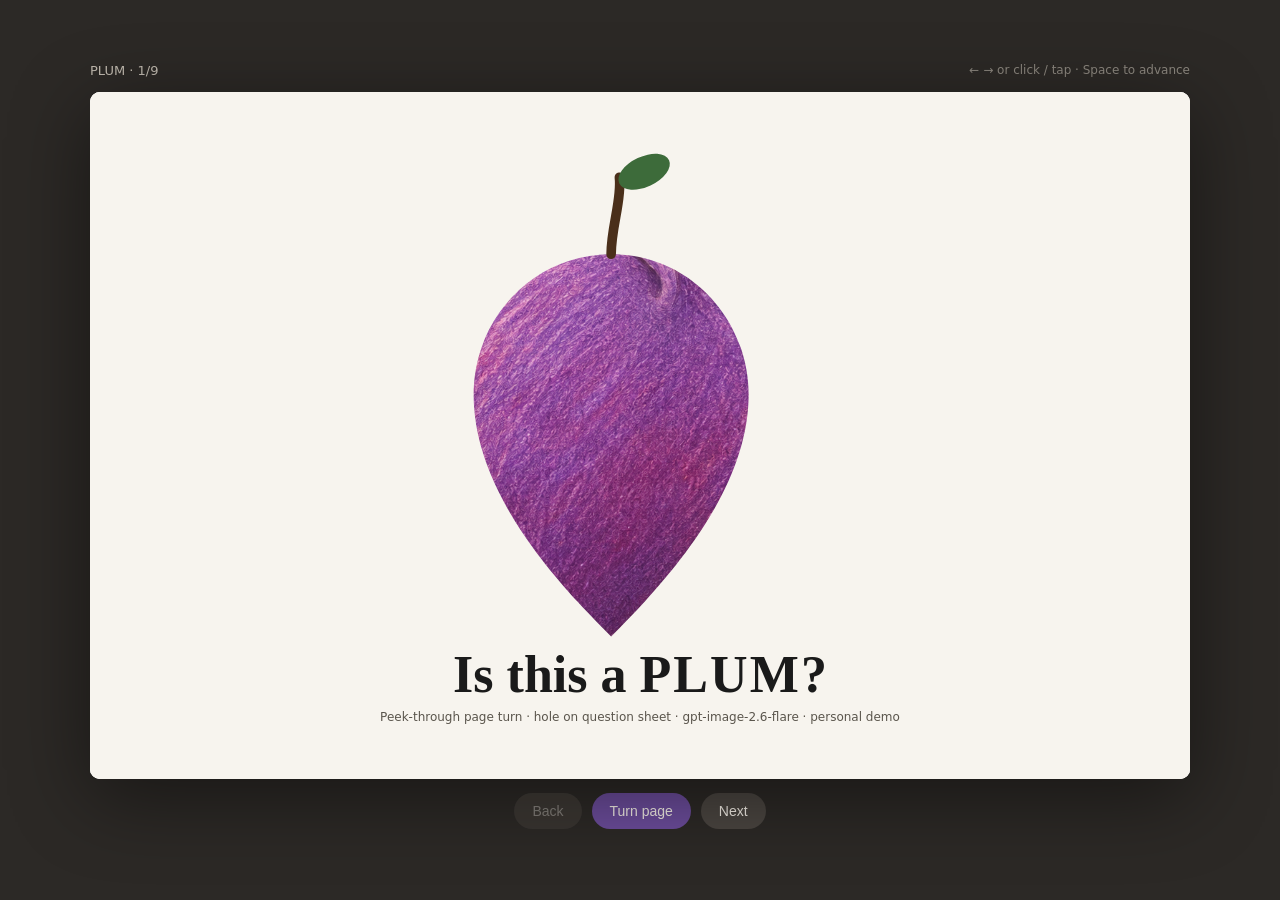
<file: plum/index.html>
<!DOCTYPE html>
<html lang="en">
<head>
  <meta charset="utf-8"/>
  <meta name="viewport" content="width=device-width, initial-scale=1"/>
  <title>Is This a Plum? — peek-through page turn</title>
  <link rel="stylesheet" href="css/book.css"/>
</head>
<body>
  <header class="chrome">
    <div class="progress" id="progress">Cover · 1/10</div>
    <div class="hint-keys">← → or click / tap · Space to advance</div>
  </header>

  <main class="book-shell" id="book-shell" role="region" aria-label="Picture book">

    <!-- Pair 0: cover / plum → bum (hole on question sheet, art on answer sheet) -->
    <section class="spread pair active" data-type="pair" data-n="0" data-q="PLUM" data-a="BUM" aria-label="Is this a PLUM?">
      <div class="answer-sheet">
        <div class="art-layer">
          <img src="assets/illustrations/bum.png" alt="" draggable="false"/>
        </div>
        <p class="a-caption punchline">No &ndash; it&rsquo;s a <span class="noun">BUM</span>!</p>
      </div>
      <div class="question-sheet" aria-hidden="false">
        <svg class="diecut" viewBox="0 0 800 500" xmlns="http://www.w3.org/2000/svg" preserveAspectRatio="xMidYMid slice">
          <!-- Plum hole aligned to hippo butt (~vb 379,222) -->
          <path fill="#f7f4ee" fill-rule="evenodd" d="M0 0H800V500H0Z M379 118c-58 0-100 48-100 102 0 72 62 138 100 176 38-38 100-104 100-176 0-54-42-102-100-102z"/>
          <path d="M379 118c0-20 8-40 6-56" fill="none" stroke="#4a2f1a" stroke-width="7" stroke-linecap="round"/>
          <ellipse cx="403" cy="58" rx="20" ry="11" fill="#3d6b3a" transform="rotate(-25 403 58)"/>
        </svg>
        <div class="cover-titles">
          <h1>Is this a <span class="noun">PLUM</span>?</h1>
          <p class="credit">Peek-through page turn · hole on question sheet · gpt-image-2.6-flare · personal demo</p>
        </div>
      </div>
      <button class="tap-zone" type="button" aria-label="Turn the page"></button>
    </section>

    <!-- Pair 1: spider → tiger -->
    <section class="spread pair" data-type="pair" data-n="1" data-q="SPIDER" data-a="TIGER" aria-label="Is this a SPIDER?">
      <div class="answer-sheet">
        <div class="art-layer">
          <img src="assets/illustrations/tiger.png" alt="" draggable="false"/>
        </div>
        <p class="a-caption punchline">No &ndash; it&rsquo;s a <span class="noun">TIGER</span>!</p>
      </div>
      <div class="question-sheet">
        <svg class="diecut" viewBox="0 0 800 500" xmlns="http://www.w3.org/2000/svg" preserveAspectRatio="xMidYMid slice">
          <!-- Spider body hole on tiger nose (~vb 397,206); legs SVG on mask only -->
          <path fill="#f7f4ee" fill-rule="evenodd" d="M0 0H800V500H0Z M397 233c-42 0-70-28-70-55s28-52 70-52 70 25 70 52-28 55-70 55z"/>
          <g fill="none" stroke="#1a1a1a" stroke-width="4.5" stroke-linecap="round" opacity="0.9">
            <path d="M347 193 C317 168 292 153 267 138"/>
            <path d="M342 218 C297 213 262 210 227 206"/>
            <path d="M345 243 C302 253 272 268 242 288"/>
            <path d="M352 260 C317 283 297 308 282 333"/>
            <path d="M447 193 C477 168 502 153 527 138"/>
            <path d="M452 218 C497 213 532 210 567 206"/>
            <path d="M449 243 C492 253 522 268 552 288"/>
            <path d="M442 260 C477 283 497 308 512 333"/>
          </g>
        </svg>
        <p class="q-caption q-text">Is this a <span class="noun">SPIDER</span>?</p>
      </div>
      <button class="tap-zone" type="button" aria-label="Turn the page"></button>
    </section>

    <!-- Remaining pairs: same page-turn structure (masks kept; polish later) -->
    <section class="spread pair" data-type="pair" data-n="2" data-q="SPOON" data-a="MOON" aria-label="Is this a SPOON?">
      <div class="answer-sheet">
        <div class="art-layer"><img src="assets/illustrations/moon.png" alt="" draggable="false"/></div>
        <p class="a-caption punchline">No &ndash; it&rsquo;s the <span class="noun">MOON</span>!</p>
      </div>
      <div class="question-sheet">
        <svg class="diecut" viewBox="0 0 800 500" xmlns="http://www.w3.org/2000/svg" preserveAspectRatio="xMidYMid slice">
          <path fill="#f7f4ee" fill-rule="evenodd" d="M0 0H800V500H0Z M400 105c-52 0-92 45-92 100 0 42 26 76 62 92v120c0 15 13 28 30 28s30-13 30-28V297c36-16 62-50 62-92 0-55-40-100-92-100z"/>
        </svg>
        <p class="q-caption q-text">Is this a <span class="noun">SPOON</span>?</p>
      </div>
      <button class="tap-zone" type="button" aria-label="Turn the page"></button>
    </section>

    <section class="spread pair" data-type="pair" data-n="3" data-q="HOUSE" data-a="MOUSE" aria-label="Is this a HOUSE?">
      <div class="answer-sheet">
        <div class="art-layer"><img src="assets/illustrations/mouse.png" alt="" draggable="false"/></div>
        <p class="a-caption punchline">No &ndash; it&rsquo;s a <span class="noun">MOUSE</span>!</p>
      </div>
      <div class="question-sheet">
        <svg class="diecut" viewBox="0 0 800 500" xmlns="http://www.w3.org/2000/svg" preserveAspectRatio="xMidYMid slice">
          <path fill="#f7f4ee" fill-rule="evenodd" d="M0 0H800V500H0Z M400 95 L510 195 V350 H290 V195 Z"/>
        </svg>
        <p class="q-caption q-text">Is this a <span class="noun">HOUSE</span>?</p>
      </div>
      <button class="tap-zone" type="button" aria-label="Turn the page"></button>
    </section>

    <section class="spread pair" data-type="pair" data-n="4" data-q="GOOSE" data-a="MOOSE" aria-label="Is this a GOOSE?">
      <div class="answer-sheet">
        <div class="art-layer"><img src="assets/illustrations/moose.png" alt="" draggable="false"/></div>
        <p class="a-caption punchline">No &ndash; it&rsquo;s a <span class="noun">MOOSE</span>!</p>
      </div>
      <div class="question-sheet">
        <svg class="diecut" viewBox="0 0 800 500" xmlns="http://www.w3.org/2000/svg" preserveAspectRatio="xMidYMid slice">
          <path fill="#f7f4ee" fill-rule="evenodd" d="M0 0H800V500H0Z M430 130c-28-6-68 12-86 52-12 26-8 52 10 72 8 9 10 20 5 30-22 52 14 105 68 105 40 0 76-30 82-72 8-52-18-105-48-140-10-12-20-34-31-47z"/>
        </svg>
        <p class="q-caption q-text">Is this a <span class="noun">GOOSE</span>?</p>
      </div>
      <button class="tap-zone" type="button" aria-label="Turn the page"></button>
    </section>

    <section class="spread pair" data-type="pair" data-n="5" data-q="CAT" data-a="BAT" aria-label="Is this a CAT?">
      <div class="answer-sheet">
        <div class="art-layer"><img src="assets/illustrations/bat.png" alt="" draggable="false"/></div>
        <p class="a-caption punchline">No &ndash; it&rsquo;s a <span class="noun">BAT</span>!</p>
      </div>
      <div class="question-sheet">
        <svg class="diecut" viewBox="0 0 800 500" xmlns="http://www.w3.org/2000/svg" preserveAspectRatio="xMidYMid slice">
          <path fill="#f7f4ee" fill-rule="evenodd" d="M0 0H800V500H0Z M400 155 L448 112 458 175 C500 190 520 235 500 285 475 345 415 365 400 365 385 365 325 345 300 285 280 235 300 190 342 175 L352 112 Z"/>
        </svg>
        <p class="q-caption q-text">Is this a <span class="noun">CAT</span>?</p>
      </div>
      <button class="tap-zone" type="button" aria-label="Turn the page"></button>
    </section>

    <section class="spread pair" data-type="pair" data-n="6" data-q="KITE" data-a="KNIGHT" aria-label="Is this a KITE?">
      <div class="answer-sheet">
        <div class="art-layer"><img src="assets/illustrations/knight.png" alt="" draggable="false"/></div>
        <p class="a-caption punchline">No &ndash; it&rsquo;s a <span class="noun">KNIGHT</span>!</p>
      </div>
      <div class="question-sheet">
        <svg class="diecut" viewBox="0 0 800 500" xmlns="http://www.w3.org/2000/svg" preserveAspectRatio="xMidYMid slice">
          <path fill="#f7f4ee" fill-rule="evenodd" d="M0 0H800V500H0Z M300 120 L395 255 300 390 205 255 Z"/>
          <path d="M300 390 C318 425 340 455 365 480" fill="none" stroke="#4a2f1a" stroke-width="4" stroke-linecap="round"/>
        </svg>
        <p class="q-caption q-text">Is this a <span class="noun">KITE</span>?</p>
      </div>
      <button class="tap-zone" type="button" aria-label="Turn the page"></button>
    </section>

    <section class="spread pair" data-type="pair" data-n="7" data-q="PEAR" data-a="BEAR" aria-label="Is this a PEAR?">
      <div class="answer-sheet">
        <div class="art-layer"><img src="assets/illustrations/bear.png" alt="" draggable="false"/></div>
        <p class="a-caption punchline">No &ndash; it&rsquo;s a <span class="noun">BEAR</span>!</p>
      </div>
      <div class="question-sheet">
        <svg class="diecut" viewBox="0 0 800 500" xmlns="http://www.w3.org/2000/svg" preserveAspectRatio="xMidYMid slice">
          <path fill="#f7f4ee" fill-rule="evenodd" d="M0 0H800V500H0Z M400 150c-30 0-52 24-56 54-6 42 10 74 10 74s-58 38-58 100c0 64 54 112 104 112s104-48 104-112c0-62-58-100-58-100s18-32 10-74c-4-30-26-54-56-54z"/>
          <path d="M400 150c0-16 4-32 2-44" fill="none" stroke="#4a2f1a" stroke-width="6" stroke-linecap="round"/>
          <ellipse cx="420" cy="100" rx="16" ry="9" fill="#3d6b3a" transform="rotate(-20 420 100)"/>
        </svg>
        <p class="q-caption q-text">Is this a <span class="noun">PEAR</span>?</p>
      </div>
      <button class="tap-zone" type="button" aria-label="Turn the page"></button>
    </section>

    <section class="spread pair" data-type="pair" data-n="8" data-q="CAKE" data-a="SNAKE" aria-label="Is this a CAKE?">
      <div class="answer-sheet">
        <div class="art-layer"><img src="assets/illustrations/snake.png" alt="" draggable="false"/></div>
        <p class="a-caption punchline">No &ndash; it&rsquo;s a <span class="noun">SNAKE</span>!</p>
      </div>
      <div class="question-sheet">
        <svg class="diecut" viewBox="0 0 800 500" xmlns="http://www.w3.org/2000/svg" preserveAspectRatio="xMidYMid slice">
          <path fill="#f7f4ee" fill-rule="evenodd" d="M0 0H800V500H0Z M270 230 H530 V355 Q530 380 505 380 H295 Q270 380 270 355 Z M315 230 C315 185 355 160 400 160 445 160 485 185 485 230 Z"/>
          <g fill="#c45c26">
            <rect x="386" y="115" width="8" height="48" rx="3"/>
            <ellipse cx="390" cy="110" rx="10" ry="12"/>
          </g>
        </svg>
        <p class="q-caption q-text">Is this a <span class="noun">CAKE</span>?</p>
      </div>
      <button class="tap-zone" type="button" aria-label="Turn the page"></button>
    </section>
  </main>

  <div class="controls">
    <button type="button" id="btn-prev">Back</button>
    <button type="button" id="btn-action">Turn page</button>
    <button type="button" id="btn-next">Next</button>
  </div>

  <script src="js/book.js"></script>
</body>
</html>
</file>
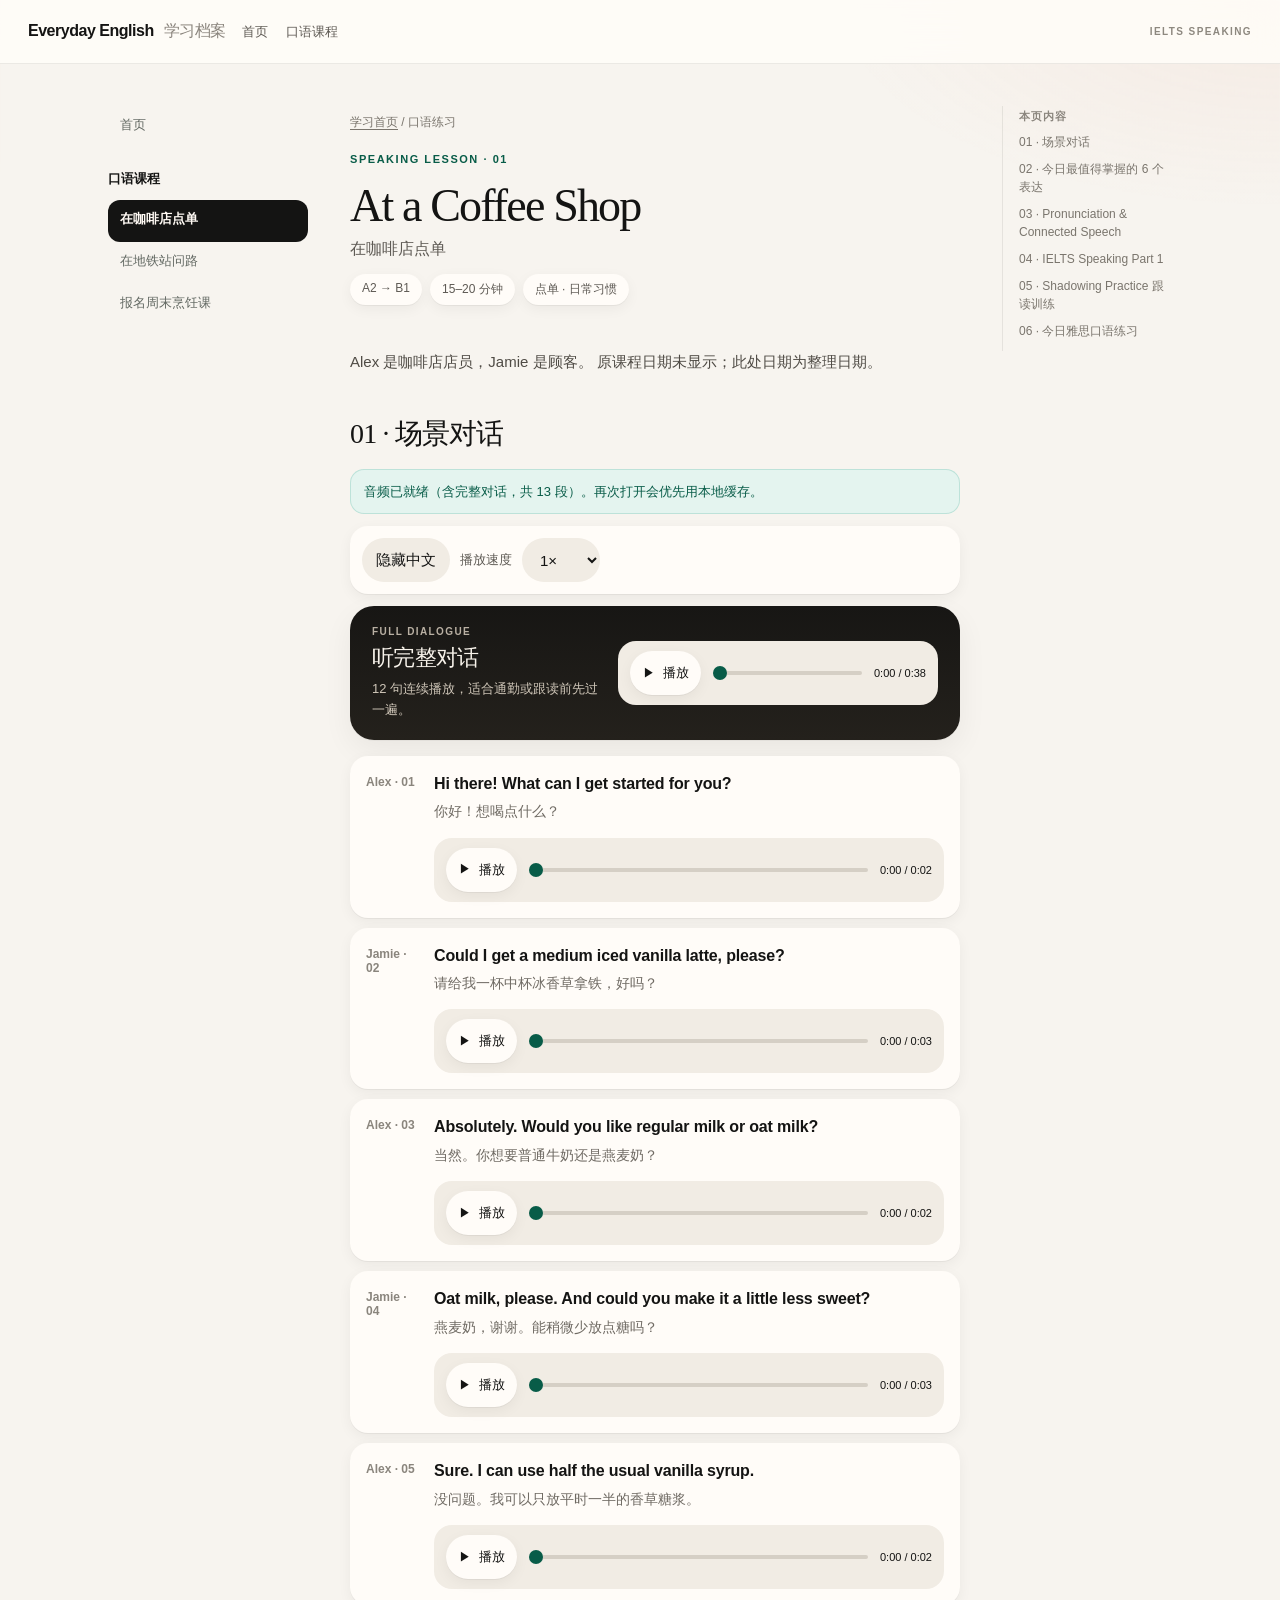
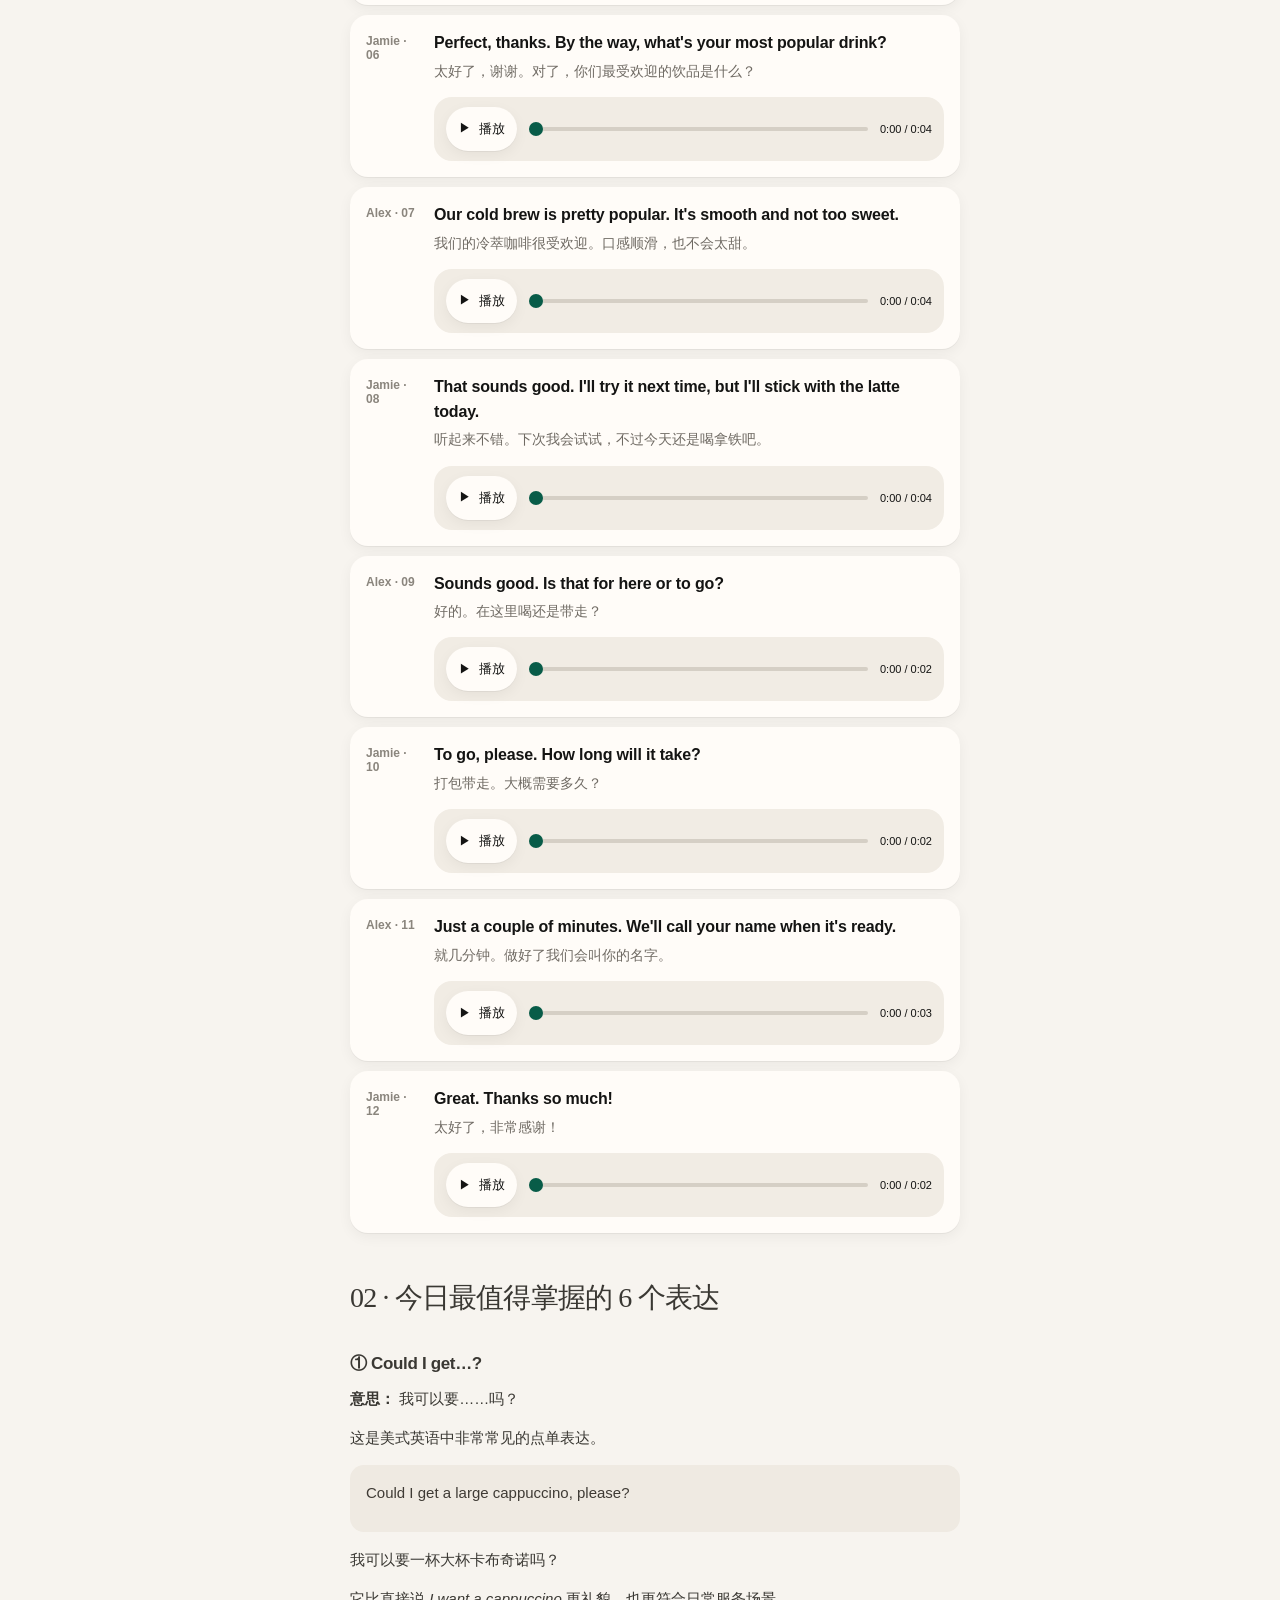
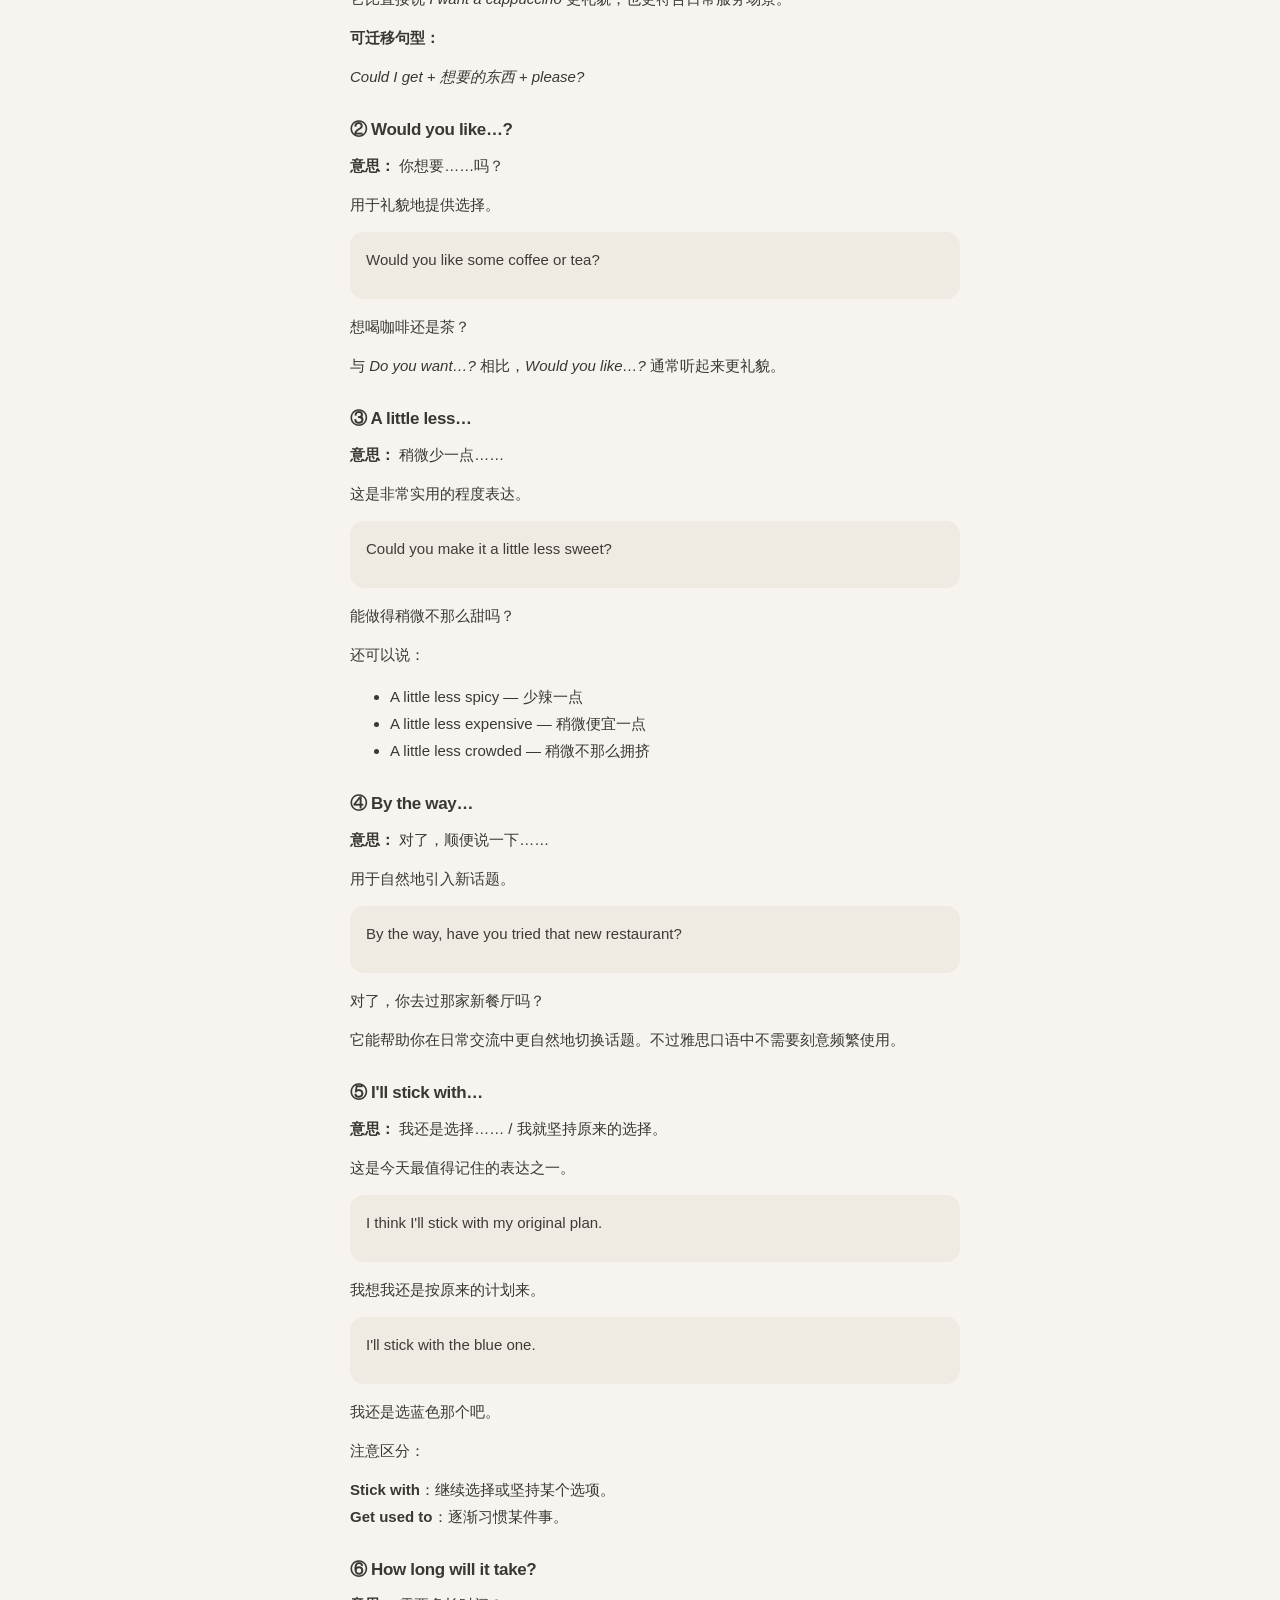
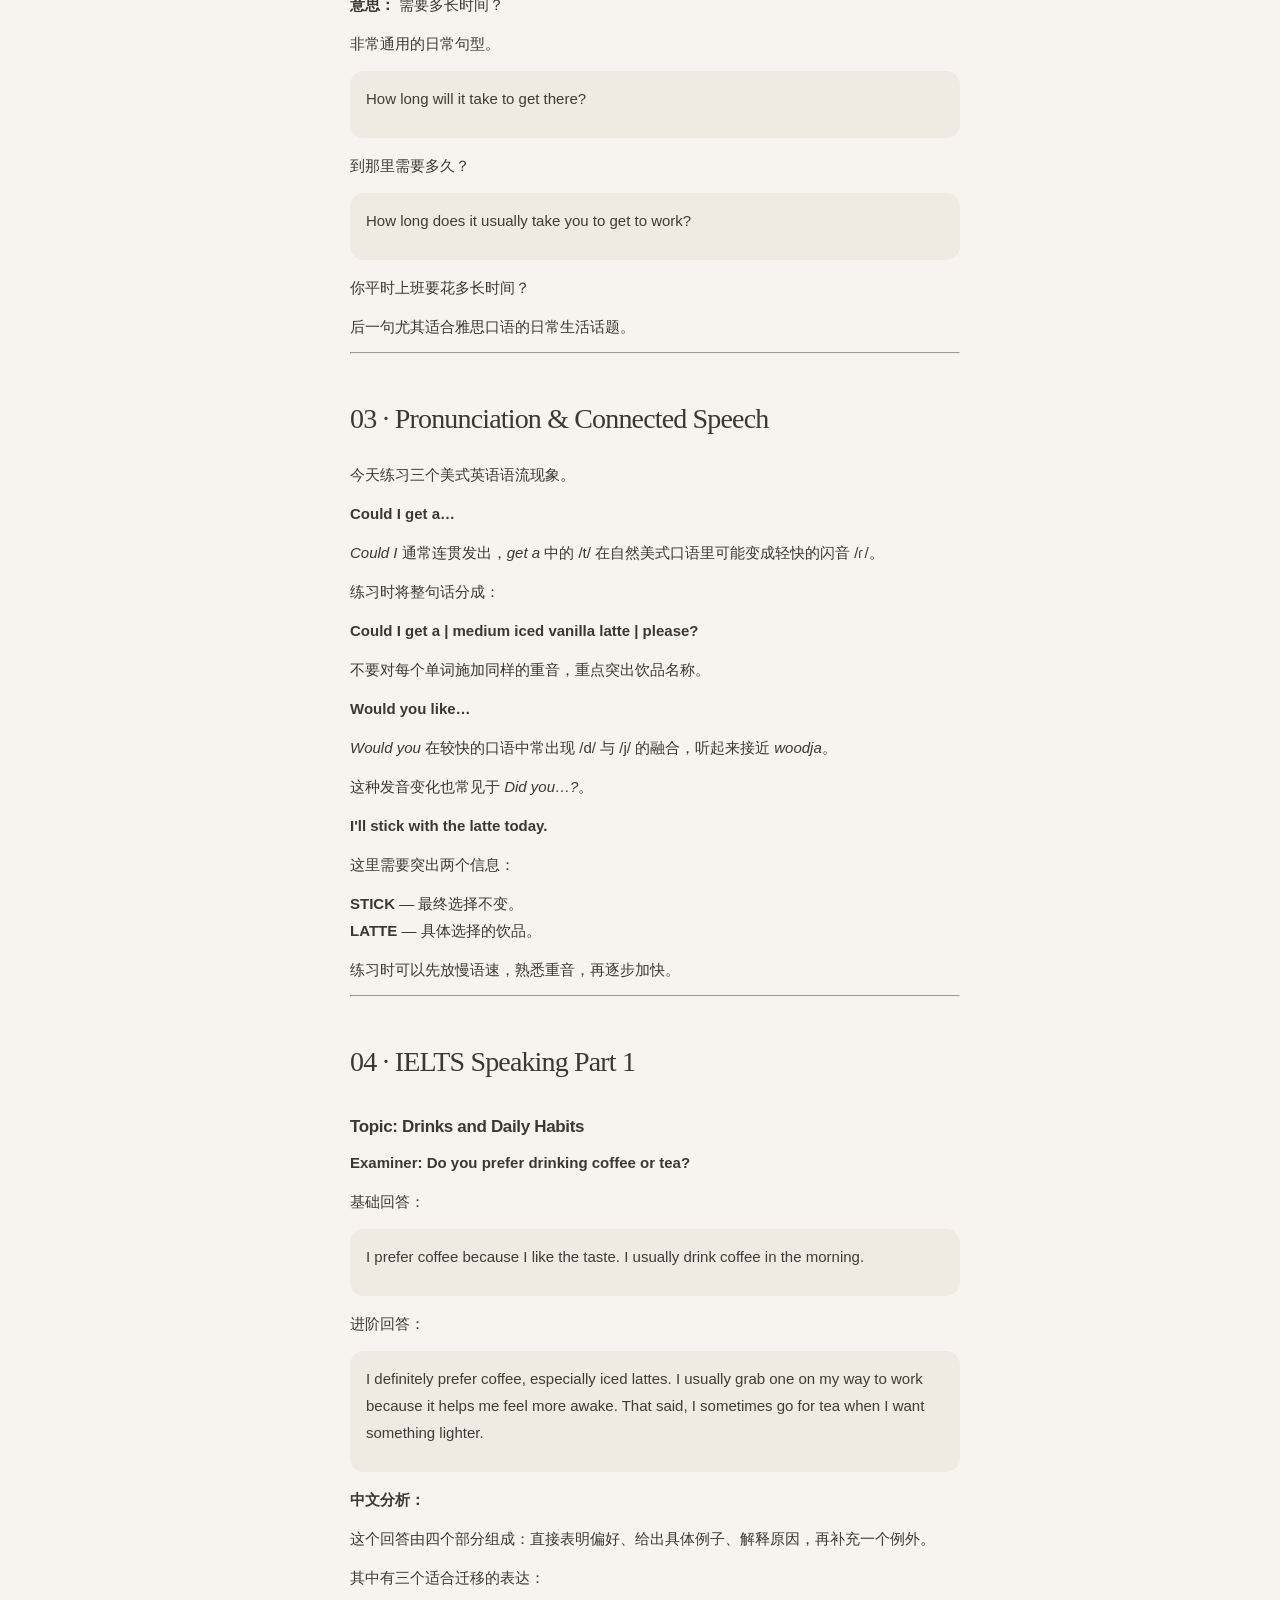
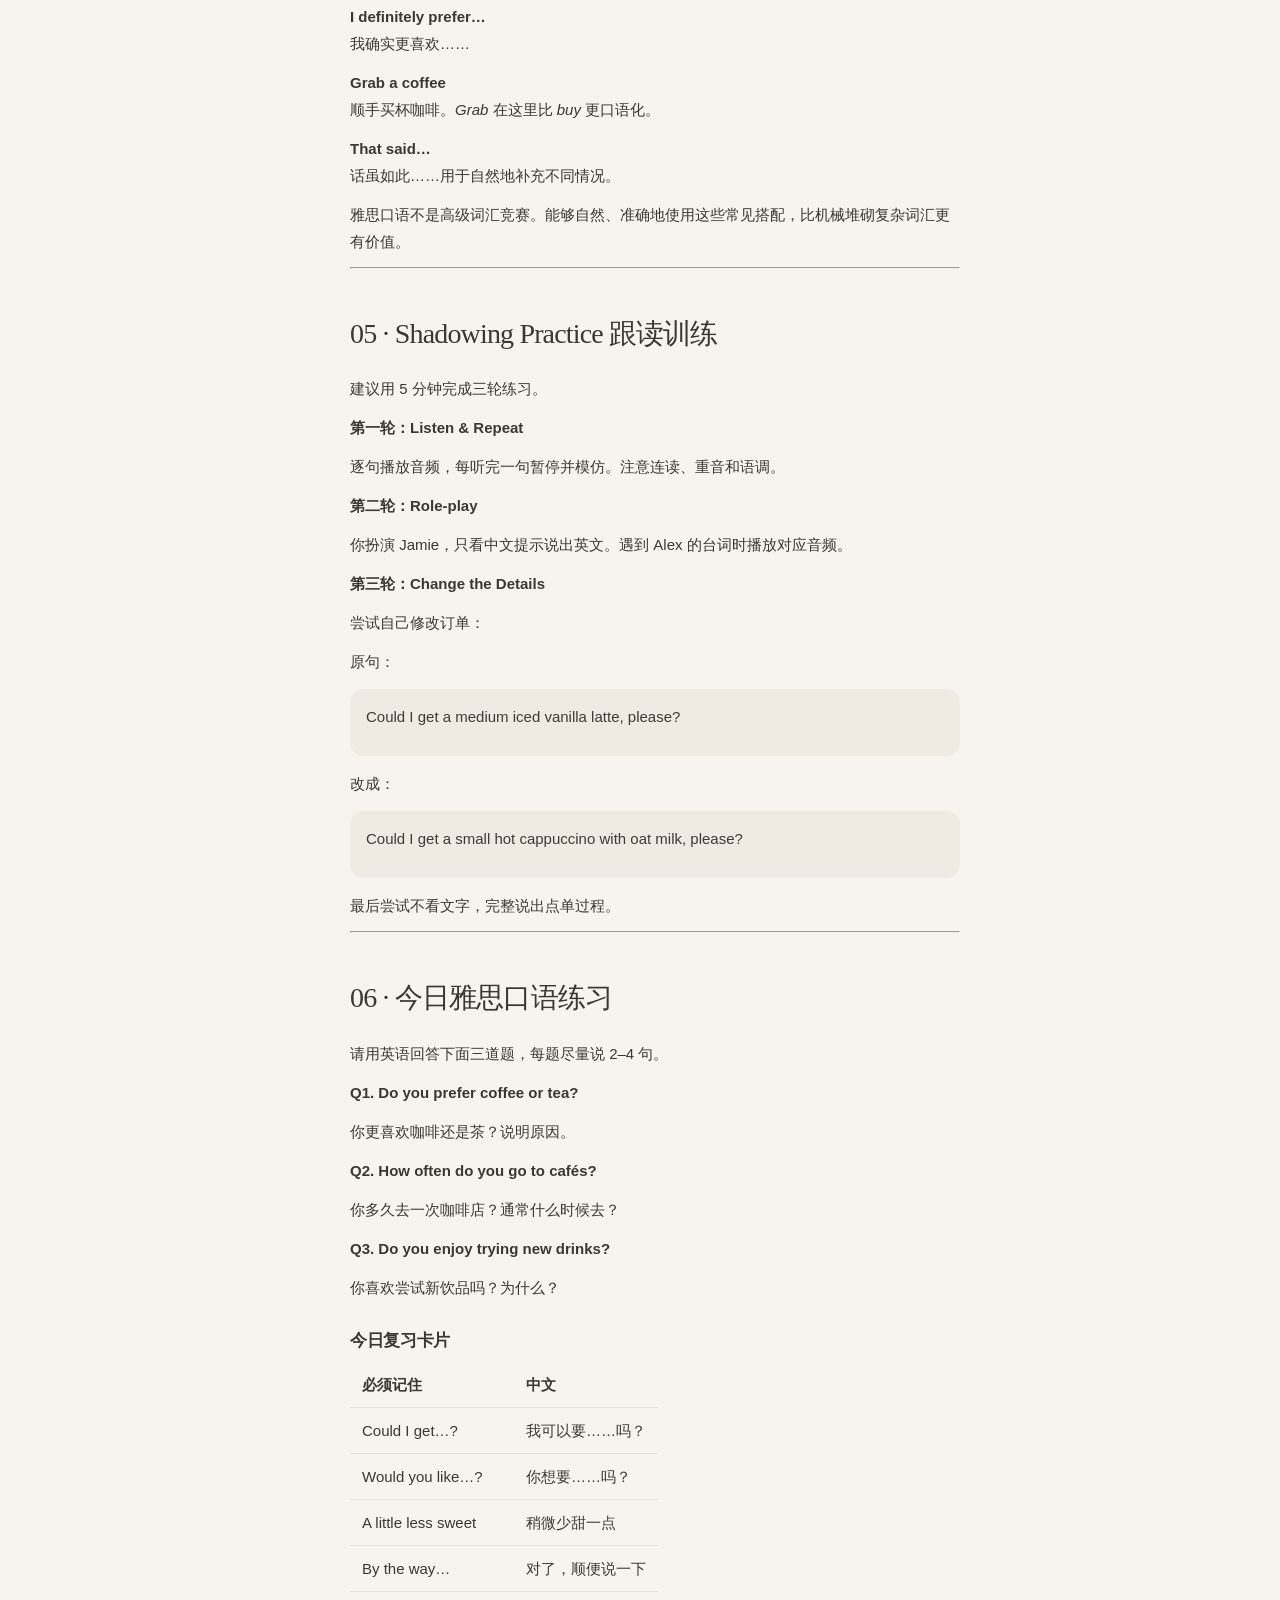
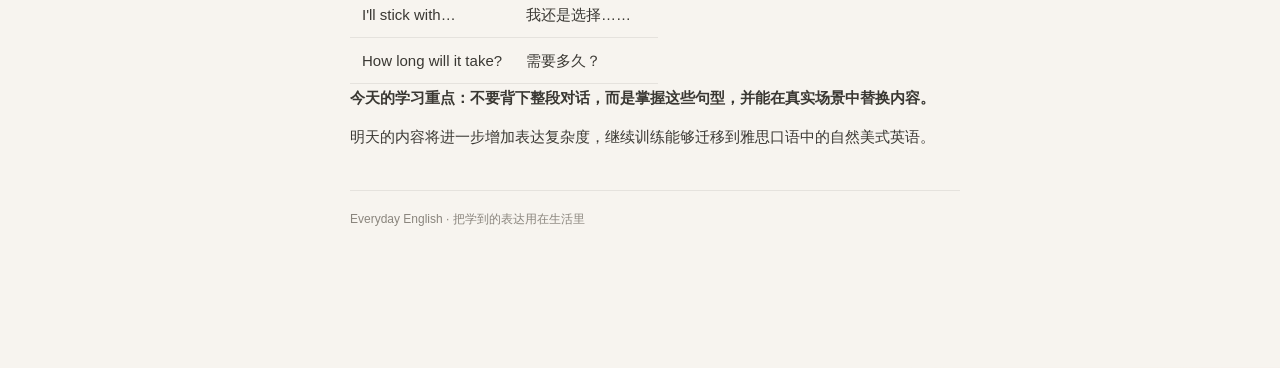
<file: coffee.html>
<!doctype html><meta charset="utf-8"><meta http-equiv="refresh" content="0; url=lesson-coffee.html"><link rel="canonical" href="lesson-coffee.html"><title>Redirecting…</title><a href="lesson-coffee.html">Open lesson</a>
</file>
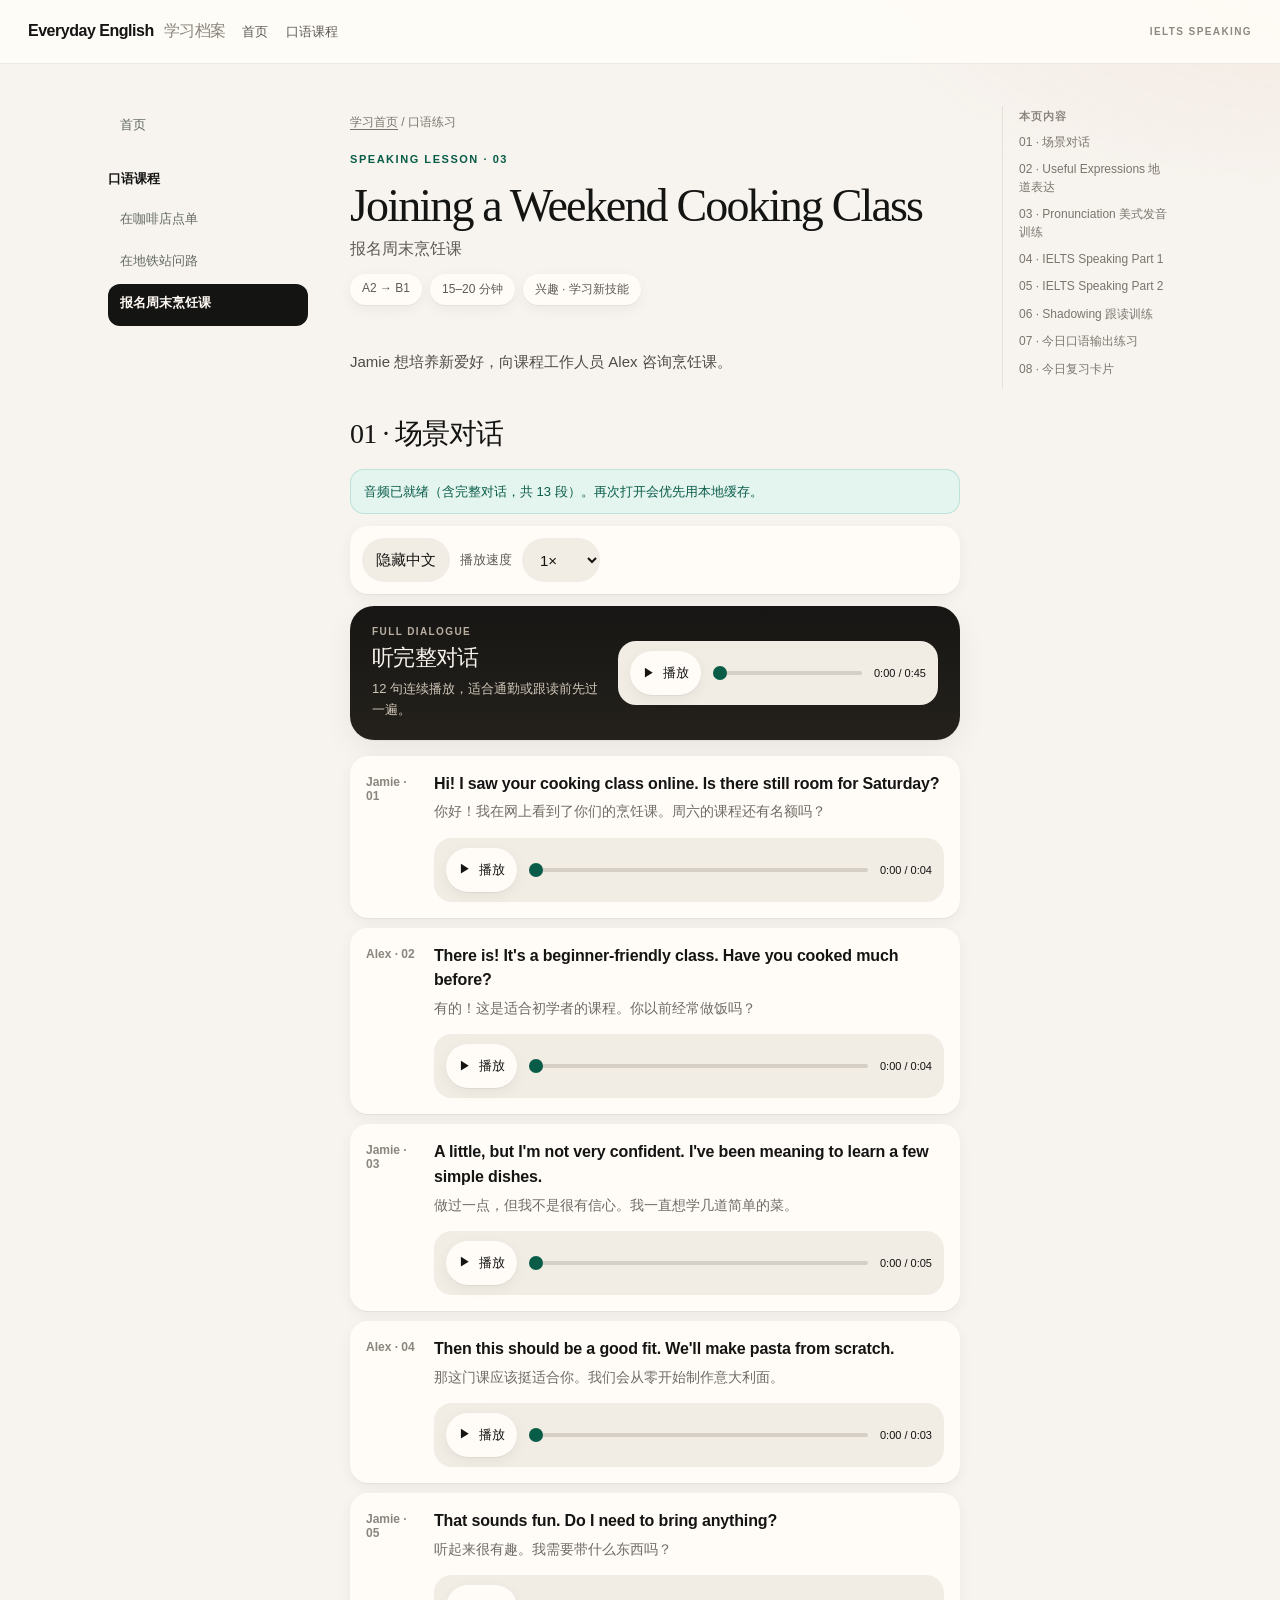
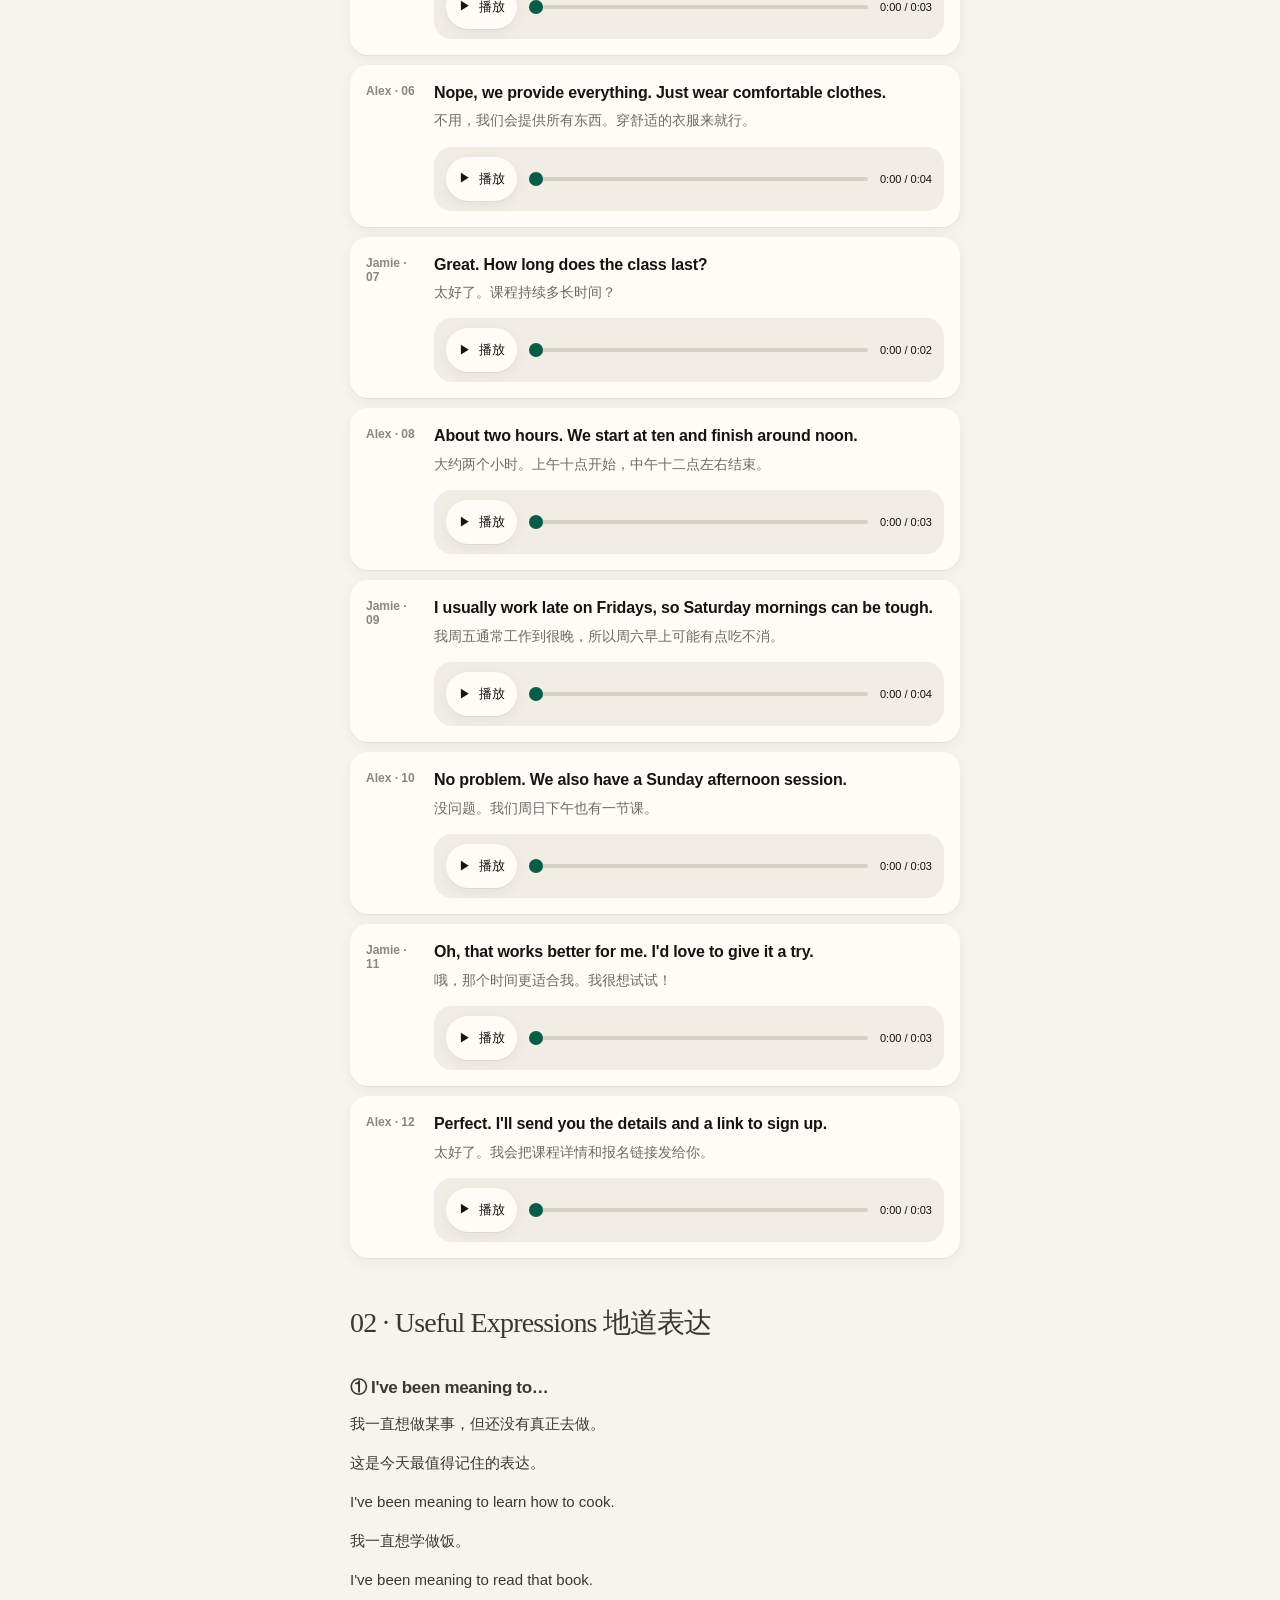
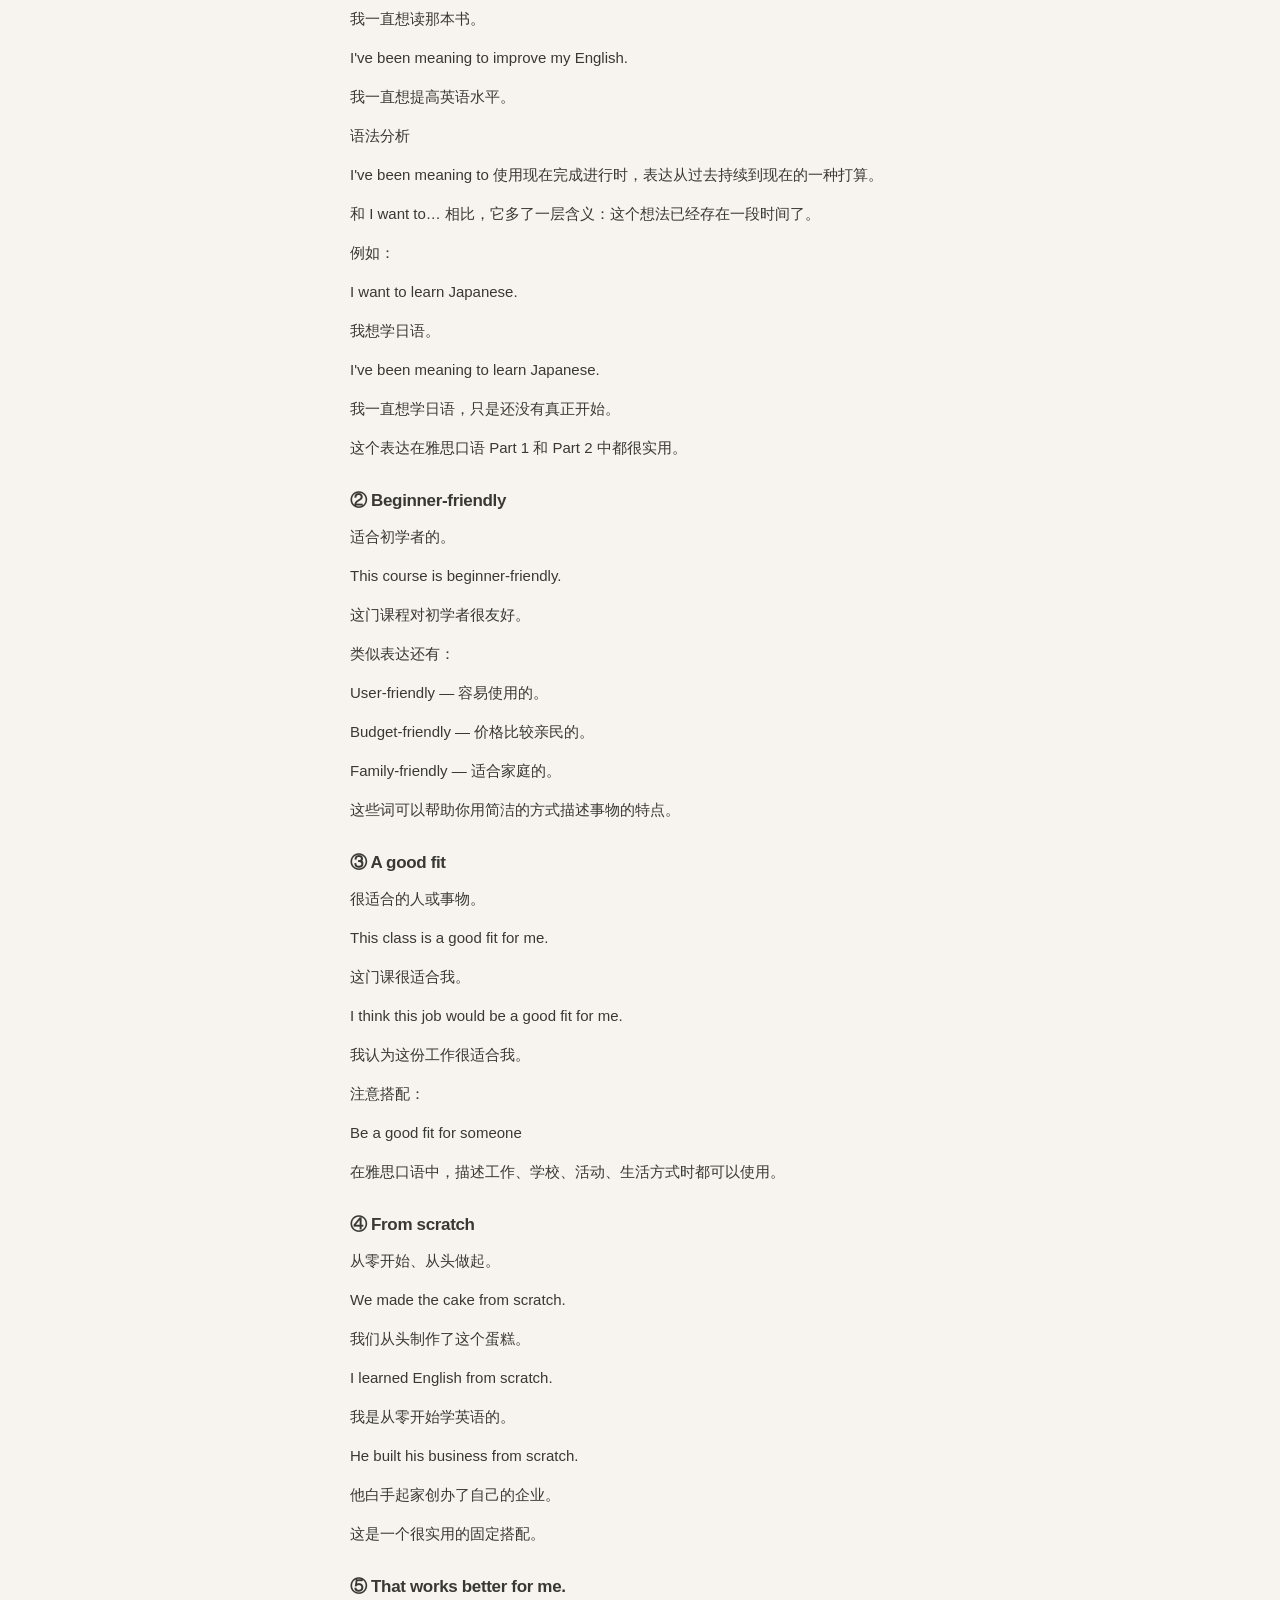
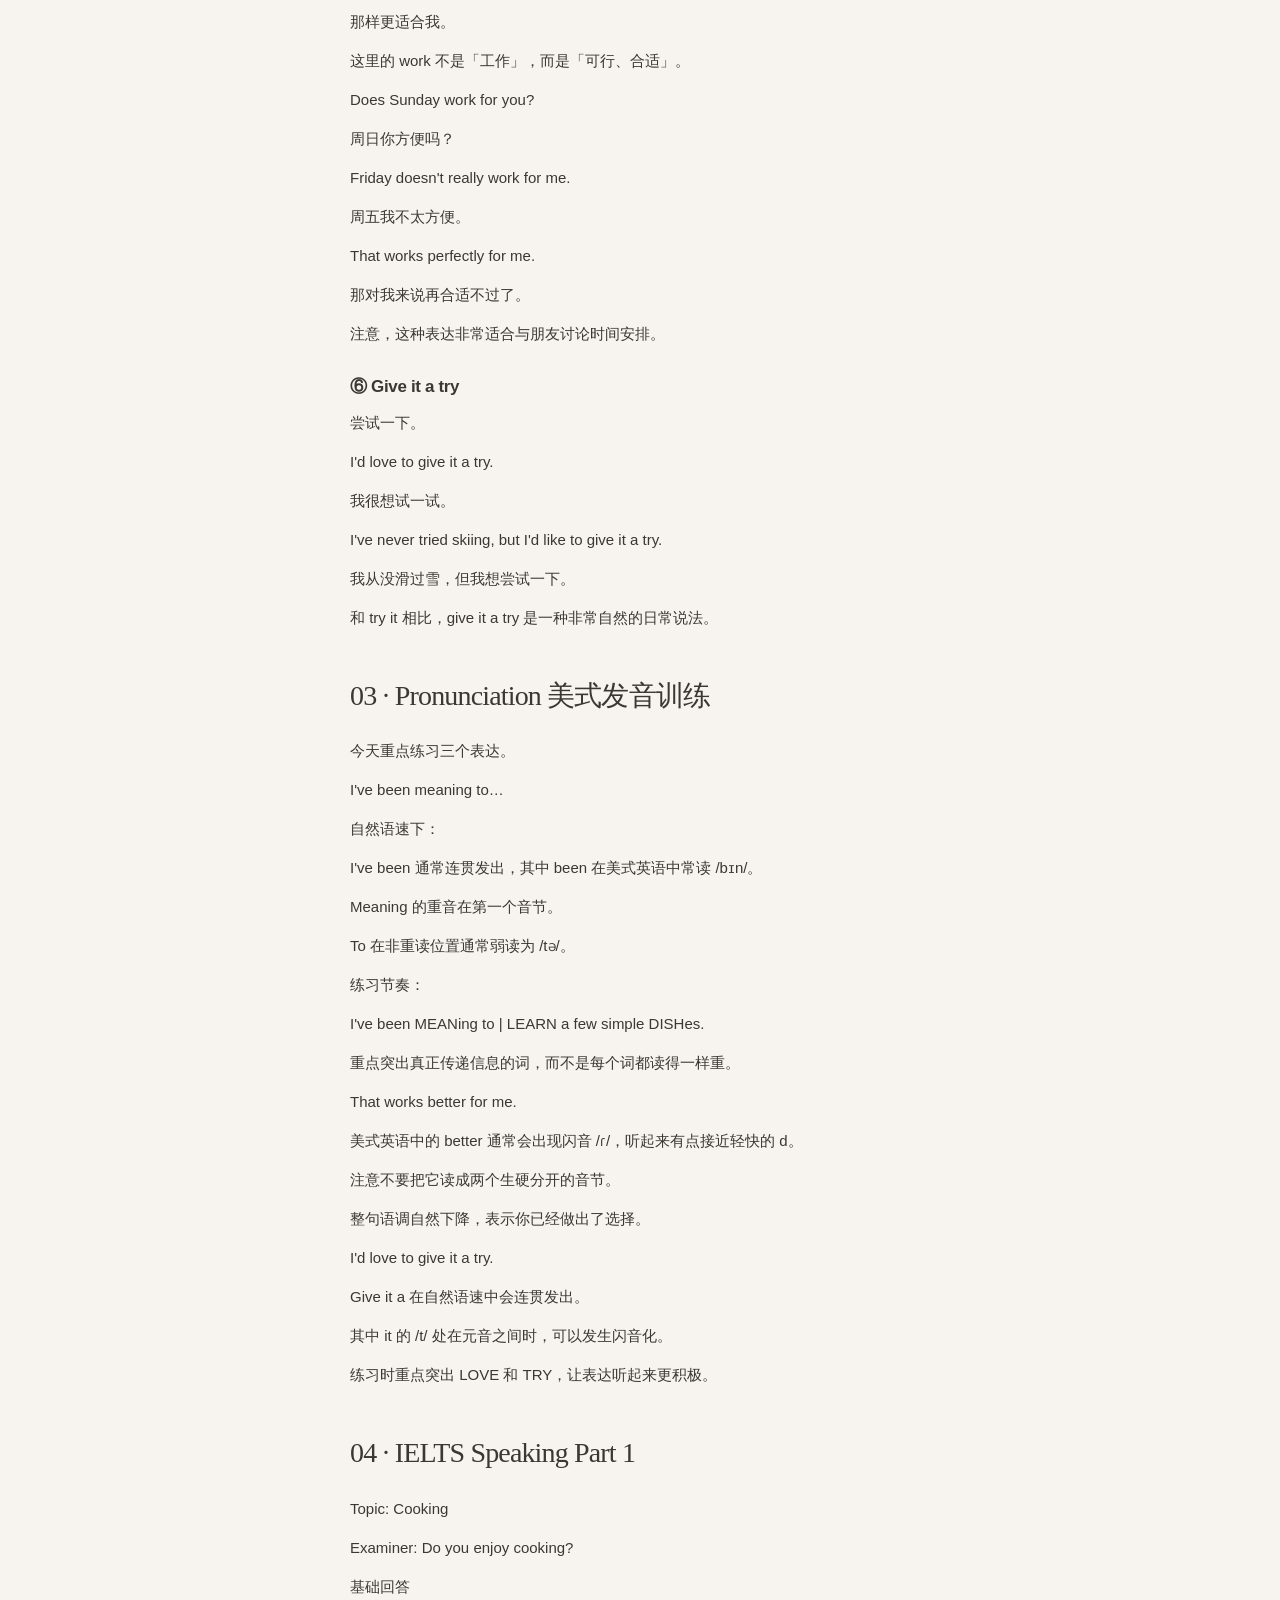
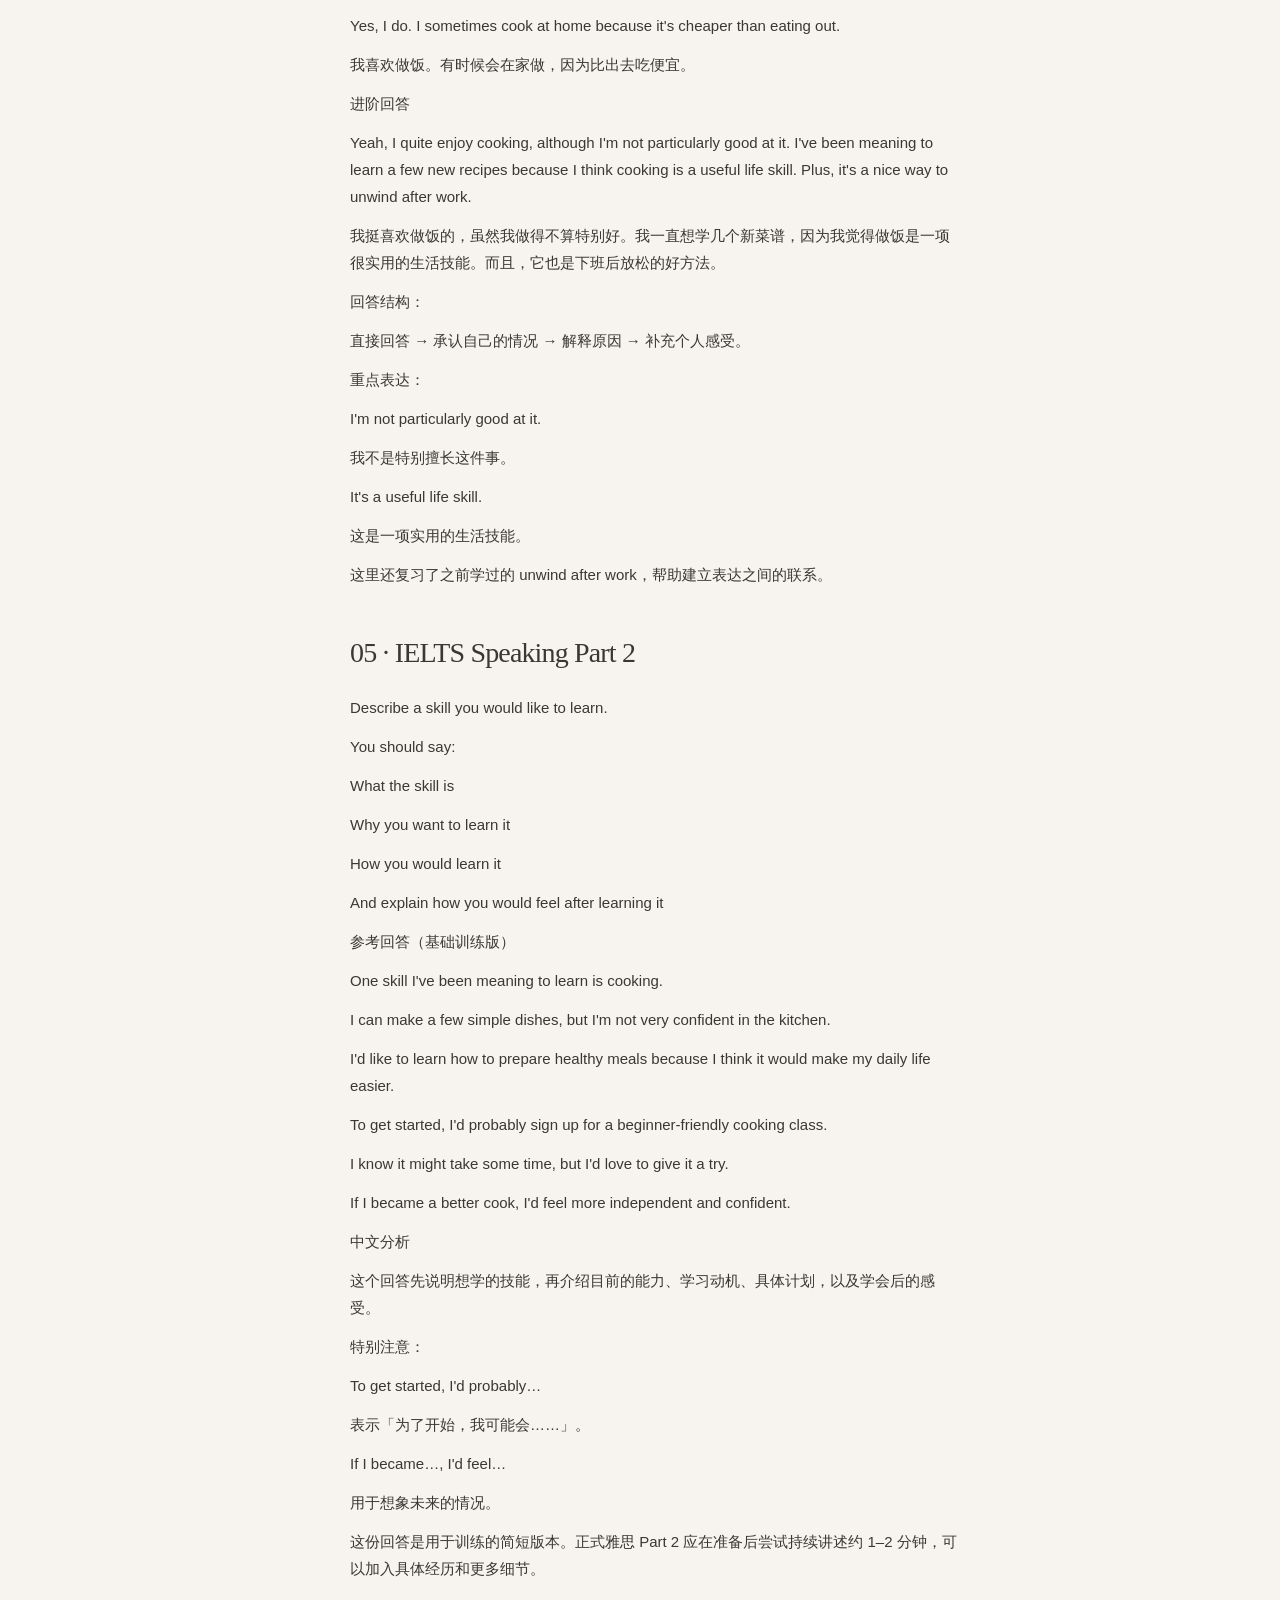
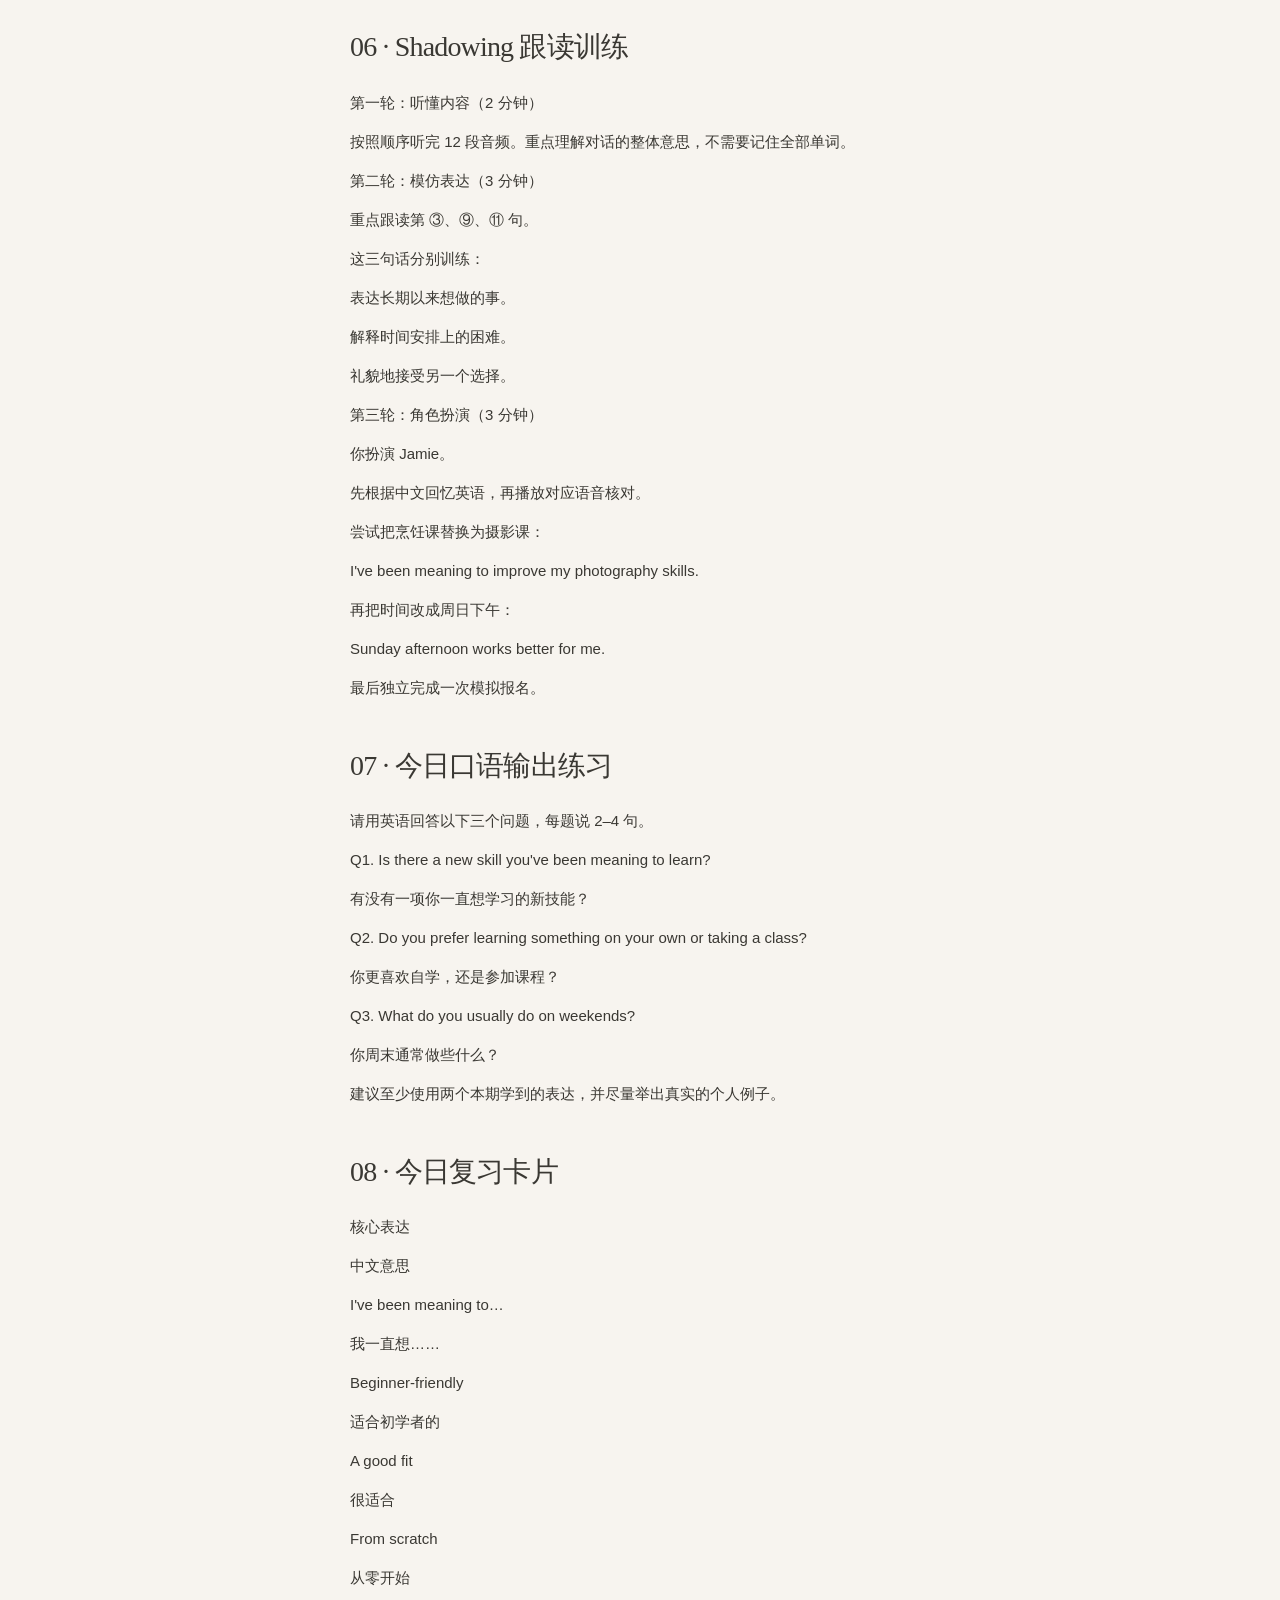
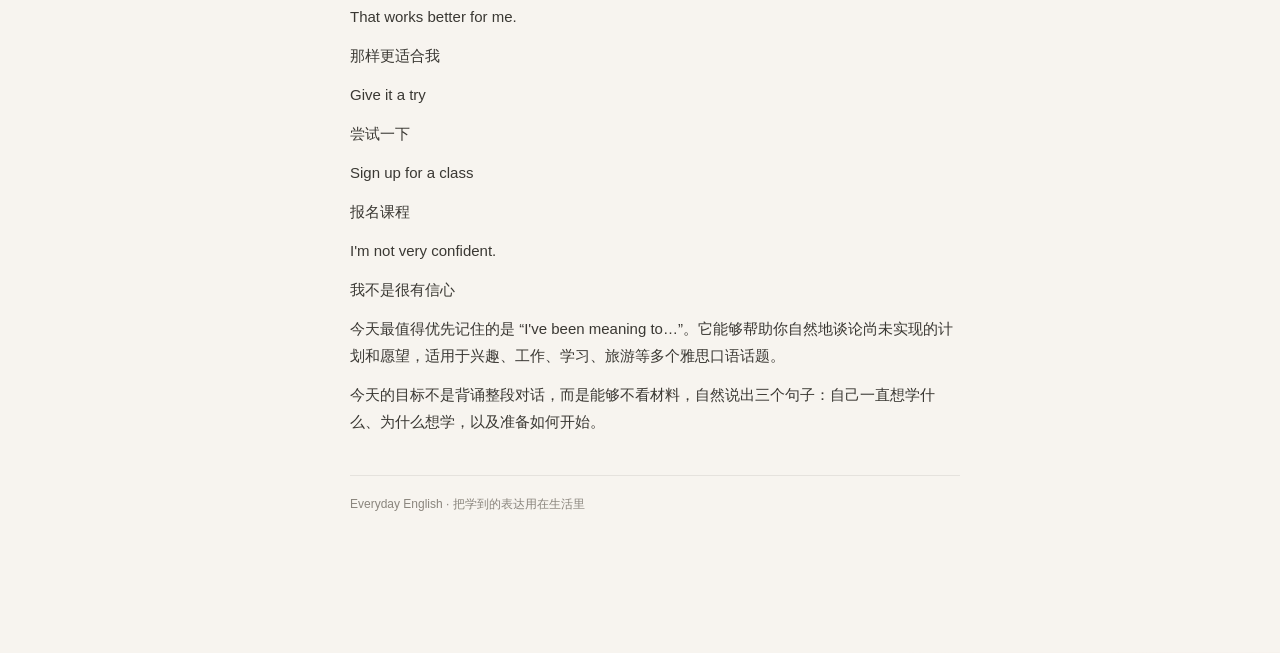
<file: cooking.html>
<!doctype html><html lang="zh-CN"><head><meta charset="utf-8"><meta name="viewport" content="width=device-width,initial-scale=1"><title>Joining a Weekend Cooking Class · Everyday English</title><link rel="stylesheet" href="site-v5.css"><script defer src="app-v5.js"></script></head><body><header class="header"><a class="brand" href="./">Everyday English <i>学习档案</i></a><nav><a href="./">首页</a><a href="index.html#library">口语课程</a></nav><span class="label">IELTS SPEAKING</span></header>
<nav class="mobile-lessons" aria-label="课程切换"><a href="lesson-coffee.html">在咖啡店点单</a><a href="subway.html">在地铁站问路</a><a href="cooking.html" class="active">报名周末烹饪课</a></nav><div class="container detail"><aside class="side sticky"><a href="./">首页</a><strong>口语课程</strong><a class="" href="lesson-coffee.html">在咖啡店点单</a><a class="" href="subway.html">在地铁站问路</a><a class="active" href="cooking.html">报名周末烹饪课</a></aside><main class="lesson"><div class="articlehead"><div class="crumb"><a href="./">学习首页</a> / 口语练习</div><div class="eyebrow">SPEAKING LESSON · 03</div><h1>Joining a Weekend Cooking Class</h1><p class="subtitle">报名周末烹饪课</p><div class="chips"><span class="chip">A2 → B1</span><span class="chip">15–20 分钟</span><span class="chip">兴趣 · 学习新技能</span></div></div><p class="lead">Jamie 想培养新爱好，向课程工作人员 Alex 咨询烹饪课。</p><h2 id="dialogue">01 · 场景对话</h2><p class="help" id="audio-status">对话音频由 AI 生成；播放器在对应音频生成后可用。</p><div class="toolbar"><button id="translation" type="button" aria-pressed="false">隐藏中文</button><label for="rate">播放速度</label><select id="rate"><option value="0.8">0.8×</option><option value="1" selected>1×</option><option value="1.2">1.2×</option></select></div>
<section class="full-play" id="full-dialogue" aria-label="完整对话">
  <div class="full-play-copy">
    <p class="full-kicker">FULL DIALOGUE</p>
    <h3>听完整对话</h3>
    <p>12 句连续播放，适合通勤或跟读前先过一遍。</p>
  </div>
  <audio id="full-audio" controls preload="auto" src="audio/cooking/dialogue-full.mp3" aria-label="播放完整对话"></audio>
</section>
<article class="line"><div class="speaker">Jamie · 01</div><div><p class="english" lang="en">Hi! I saw your cooking class online. Is there still room for Saturday?</p><p class="chinese">你好！我在网上看到了你们的烹饪课。周六的课程还有名额吗？</p><audio controls preload="auto" aria-label="播放第 1 句" src="audio/cooking/01.mp3"></audio></div></article><article class="line"><div class="speaker">Alex · 02</div><div><p class="english" lang="en">There is! It&#x27;s a beginner-friendly class. Have you cooked much before?</p><p class="chinese">有的！这是适合初学者的课程。你以前经常做饭吗？</p><audio controls preload="auto" aria-label="播放第 2 句" src="audio/cooking/02.mp3"></audio></div></article><article class="line"><div class="speaker">Jamie · 03</div><div><p class="english" lang="en">A little, but I&#x27;m not very confident. I&#x27;ve been meaning to learn a few simple dishes.</p><p class="chinese">做过一点，但我不是很有信心。我一直想学几道简单的菜。</p><audio controls preload="auto" aria-label="播放第 3 句" src="audio/cooking/03.mp3"></audio></div></article><article class="line"><div class="speaker">Alex · 04</div><div><p class="english" lang="en">Then this should be a good fit. We&#x27;ll make pasta from scratch.</p><p class="chinese">那这门课应该挺适合你。我们会从零开始制作意大利面。</p><audio controls preload="auto" aria-label="播放第 4 句" src="audio/cooking/04.mp3"></audio></div></article><article class="line"><div class="speaker">Jamie · 05</div><div><p class="english" lang="en">That sounds fun. Do I need to bring anything?</p><p class="chinese">听起来很有趣。我需要带什么东西吗？</p><audio controls preload="auto" aria-label="播放第 5 句" src="audio/cooking/05.mp3"></audio></div></article><article class="line"><div class="speaker">Alex · 06</div><div><p class="english" lang="en">Nope, we provide everything. Just wear comfortable clothes.</p><p class="chinese">不用，我们会提供所有东西。穿舒适的衣服来就行。</p><audio controls preload="auto" aria-label="播放第 6 句" src="audio/cooking/06.mp3"></audio></div></article><article class="line"><div class="speaker">Jamie · 07</div><div><p class="english" lang="en">Great. How long does the class last?</p><p class="chinese">太好了。课程持续多长时间？</p><audio controls preload="auto" aria-label="播放第 7 句" src="audio/cooking/07.mp3"></audio></div></article><article class="line"><div class="speaker">Alex · 08</div><div><p class="english" lang="en">About two hours. We start at ten and finish around noon.</p><p class="chinese">大约两个小时。上午十点开始，中午十二点左右结束。</p><audio controls preload="auto" aria-label="播放第 8 句" src="audio/cooking/08.mp3"></audio></div></article><article class="line"><div class="speaker">Jamie · 09</div><div><p class="english" lang="en">I usually work late on Fridays, so Saturday mornings can be tough.</p><p class="chinese">我周五通常工作到很晚，所以周六早上可能有点吃不消。</p><audio controls preload="auto" aria-label="播放第 9 句" src="audio/cooking/09.mp3"></audio></div></article><article class="line"><div class="speaker">Alex · 10</div><div><p class="english" lang="en">No problem. We also have a Sunday afternoon session.</p><p class="chinese">没问题。我们周日下午也有一节课。</p><audio controls preload="auto" aria-label="播放第 10 句" src="audio/cooking/10.mp3"></audio></div></article><article class="line"><div class="speaker">Jamie · 11</div><div><p class="english" lang="en">Oh, that works better for me. I&#x27;d love to give it a try.</p><p class="chinese">哦，那个时间更适合我。我很想试试！</p><audio controls preload="auto" aria-label="播放第 11 句" src="audio/cooking/11.mp3"></audio></div></article><article class="line"><div class="speaker">Alex · 12</div><div><p class="english" lang="en">Perfect. I&#x27;ll send you the details and a link to sign up.</p><p class="chinese">太好了。我会把课程详情和报名链接发给你。</p><audio controls preload="auto" aria-label="播放第 12 句" src="audio/cooking/12.mp3"></audio></div></article><div class="prose"><section><h2 id="sec-02">02 · Useful Expressions 地道表达</h2><h3>① I&#x27;ve been meaning to…</h3><p>我一直想做某事，但还没有真正去做。</p><p>这是今天最值得记住的表达。</p><p>I&#x27;ve been meaning to learn how to cook.</p><p>我一直想学做饭。</p><p>I&#x27;ve been meaning to read that book.</p><p>我一直想读那本书。</p><p>I&#x27;ve been meaning to improve my English.</p><p>我一直想提高英语水平。</p><p>语法分析</p><p>I&#x27;ve been meaning to 使用现在完成进行时，表达从过去持续到现在的一种打算。</p><p>和 I want to… 相比，它多了一层含义：这个想法已经存在一段时间了。</p><p>例如：</p><p>I want to learn Japanese.</p><p>我想学日语。</p><p>I&#x27;ve been meaning to learn Japanese.</p><p>我一直想学日语，只是还没有真正开始。</p><p>这个表达在雅思口语 Part 1 和 Part 2 中都很实用。</p><h3>② Beginner-friendly</h3><p>适合初学者的。</p><p>This course is beginner-friendly.</p><p>这门课程对初学者很友好。</p><p>类似表达还有：</p><p>User-friendly — 容易使用的。</p><p>Budget-friendly — 价格比较亲民的。</p><p>Family-friendly — 适合家庭的。</p><p>这些词可以帮助你用简洁的方式描述事物的特点。</p><h3>③ A good fit</h3><p>很适合的人或事物。</p><p>This class is a good fit for me.</p><p>这门课很适合我。</p><p>I think this job would be a good fit for me.</p><p>我认为这份工作很适合我。</p><p>注意搭配：</p><p>Be a good fit for someone</p><p>在雅思口语中，描述工作、学校、活动、生活方式时都可以使用。</p><h3>④ From scratch</h3><p>从零开始、从头做起。</p><p>We made the cake from scratch.</p><p>我们从头制作了这个蛋糕。</p><p>I learned English from scratch.</p><p>我是从零开始学英语的。</p><p>He built his business from scratch.</p><p>他白手起家创办了自己的企业。</p><p>这是一个很实用的固定搭配。</p><h3>⑤ That works better for me.</h3><p>那样更适合我。</p><p>这里的 work 不是「工作」，而是「可行、合适」。</p><p>Does Sunday work for you?</p><p>周日你方便吗？</p><p>Friday doesn&#x27;t really work for me.</p><p>周五我不太方便。</p><p>That works perfectly for me.</p><p>那对我来说再合适不过了。</p><p>注意，这种表达非常适合与朋友讨论时间安排。</p><h3>⑥ Give it a try</h3><p>尝试一下。</p><p>I&#x27;d love to give it a try.</p><p>我很想试一试。</p><p>I&#x27;ve never tried skiing, but I&#x27;d like to give it a try.</p><p>我从没滑过雪，但我想尝试一下。</p><p>和 try it 相比，give it a try 是一种非常自然的日常说法。</p></section><section><h2 id="sec-03">03 · Pronunciation 美式发音训练</h2><p>今天重点练习三个表达。</p><p>I&#x27;ve been meaning to…</p><p>自然语速下：</p><p>I&#x27;ve been 通常连贯发出，其中 been 在美式英语中常读 /bɪn/。</p><p>Meaning 的重音在第一个音节。</p><p>To 在非重读位置通常弱读为 /tə/。</p><p>练习节奏：</p><p>I&#x27;ve been MEANing to | LEARN a few simple DISHes.</p><p>重点突出真正传递信息的词，而不是每个词都读得一样重。</p><p>That works better for me.</p><p>美式英语中的 better 通常会出现闪音 /ɾ/，听起来有点接近轻快的 d。</p><p>注意不要把它读成两个生硬分开的音节。</p><p>整句语调自然下降，表示你已经做出了选择。</p><p>I&#x27;d love to give it a try.</p><p>Give it a 在自然语速中会连贯发出。</p><p>其中 it 的 /t/ 处在元音之间时，可以发生闪音化。</p><p>练习时重点突出 LOVE 和 TRY，让表达听起来更积极。</p></section><section><h2 id="sec-04">04 · IELTS Speaking Part 1</h2><p>Topic: Cooking</p><p>Examiner: Do you enjoy cooking?</p><p>基础回答</p><p>Yes, I do. I sometimes cook at home because it&#x27;s cheaper than eating out.</p><p>我喜欢做饭。有时候会在家做，因为比出去吃便宜。</p><p>进阶回答</p><p>Yeah, I quite enjoy cooking, although I&#x27;m not particularly good at it. I&#x27;ve been meaning to learn a few new recipes because I think cooking is a useful life skill. Plus, it&#x27;s a nice way to unwind after work.</p><p>我挺喜欢做饭的，虽然我做得不算特别好。我一直想学几个新菜谱，因为我觉得做饭是一项很实用的生活技能。而且，它也是下班后放松的好方法。</p><p>回答结构：</p><p>直接回答 → 承认自己的情况 → 解释原因 → 补充个人感受。</p><p>重点表达：</p><p>I&#x27;m not particularly good at it.</p><p>我不是特别擅长这件事。</p><p>It&#x27;s a useful life skill.</p><p>这是一项实用的生活技能。</p><p>这里还复习了之前学过的 unwind after work，帮助建立表达之间的联系。</p></section><section><h2 id="sec-05">05 · IELTS Speaking Part 2</h2><p>Describe a skill you would like to learn.</p><p>You should say:</p><p>What the skill is</p><p>Why you want to learn it</p><p>How you would learn it</p><p>And explain how you would feel after learning it</p><p>参考回答（基础训练版）</p><p>One skill I&#x27;ve been meaning to learn is cooking.</p><p>I can make a few simple dishes, but I&#x27;m not very confident in the kitchen.</p><p>I&#x27;d like to learn how to prepare healthy meals because I think it would make my daily life easier.</p><p>To get started, I&#x27;d probably sign up for a beginner-friendly cooking class.</p><p>I know it might take some time, but I&#x27;d love to give it a try.</p><p>If I became a better cook, I&#x27;d feel more independent and confident.</p><p>中文分析</p><p>这个回答先说明想学的技能，再介绍目前的能力、学习动机、具体计划，以及学会后的感受。</p><p>特别注意：</p><p>To get started, I&#x27;d probably…</p><p>表示「为了开始，我可能会……」。</p><p>If I became…, I&#x27;d feel…</p><p>用于想象未来的情况。</p><p>这份回答是用于训练的简短版本。正式雅思 Part 2 应在准备后尝试持续讲述约 1–2 分钟，可以加入具体经历和更多细节。</p></section><section><h2 id="sec-06">06 · Shadowing 跟读训练</h2><p>第一轮：听懂内容（2 分钟）</p><p>按照顺序听完 12 段音频。重点理解对话的整体意思，不需要记住全部单词。</p><p>第二轮：模仿表达（3 分钟）</p><p>重点跟读第 ③、⑨、⑪ 句。</p><p>这三句话分别训练：</p><p>表达长期以来想做的事。</p><p>解释时间安排上的困难。</p><p>礼貌地接受另一个选择。</p><p>第三轮：角色扮演（3 分钟）</p><p>你扮演 Jamie。</p><p>先根据中文回忆英语，再播放对应语音核对。</p><p>尝试把烹饪课替换为摄影课：</p><p>I&#x27;ve been meaning to improve my photography skills.</p><p>再把时间改成周日下午：</p><p>Sunday afternoon works better for me.</p><p>最后独立完成一次模拟报名。</p></section><section><h2 id="sec-07">07 · 今日口语输出练习</h2><p>请用英语回答以下三个问题，每题说 2–4 句。</p><p>Q1. Is there a new skill you&#x27;ve been meaning to learn?</p><p>有没有一项你一直想学习的新技能？</p><p>Q2. Do you prefer learning something on your own or taking a class?</p><p>你更喜欢自学，还是参加课程？</p><p>Q3. What do you usually do on weekends?</p><p>你周末通常做些什么？</p><p>建议至少使用两个本期学到的表达，并尽量举出真实的个人例子。</p></section><section><h2 id="sec-08">08 · 今日复习卡片</h2><p>核心表达</p><p>中文意思</p><p>I&#x27;ve been meaning to…</p><p>我一直想……</p><p>Beginner-friendly</p><p>适合初学者的</p><p>A good fit</p><p>很适合</p><p>From scratch</p><p>从零开始</p><p>That works better for me.</p><p>那样更适合我</p><p>Give it a try</p><p>尝试一下</p><p>Sign up for a class</p><p>报名课程</p><p>I&#x27;m not very confident.</p><p>我不是很有信心</p><p>今天最值得优先记住的是 “I&#x27;ve been meaning to…”。它能够帮助你自然地谈论尚未实现的计划和愿望，适用于兴趣、工作、学习、旅游等多个雅思口语话题。</p><p>今天的目标不是背诵整段对话，而是能够不看材料，自然说出三个句子：自己一直想学什么、为什么想学，以及准备如何开始。</p></section></div><footer class="foot">Everyday English · 把学到的表达用在生活里</footer></main><aside class="toc sticky"><strong>本页内容</strong><a href="#dialogue">01 · 场景对话</a><a href="#sec-02">02 · Useful Expressions 地道表达</a><a href="#sec-03">03 · Pronunciation 美式发音训练</a><a href="#sec-04">04 · IELTS Speaking Part 1</a><a href="#sec-05">05 · IELTS Speaking Part 2</a><a href="#sec-06">06 · Shadowing 跟读训练</a><a href="#sec-07">07 · 今日口语输出练习</a><a href="#sec-08">08 · 今日复习卡片</a></aside></div></body></html>
</file>
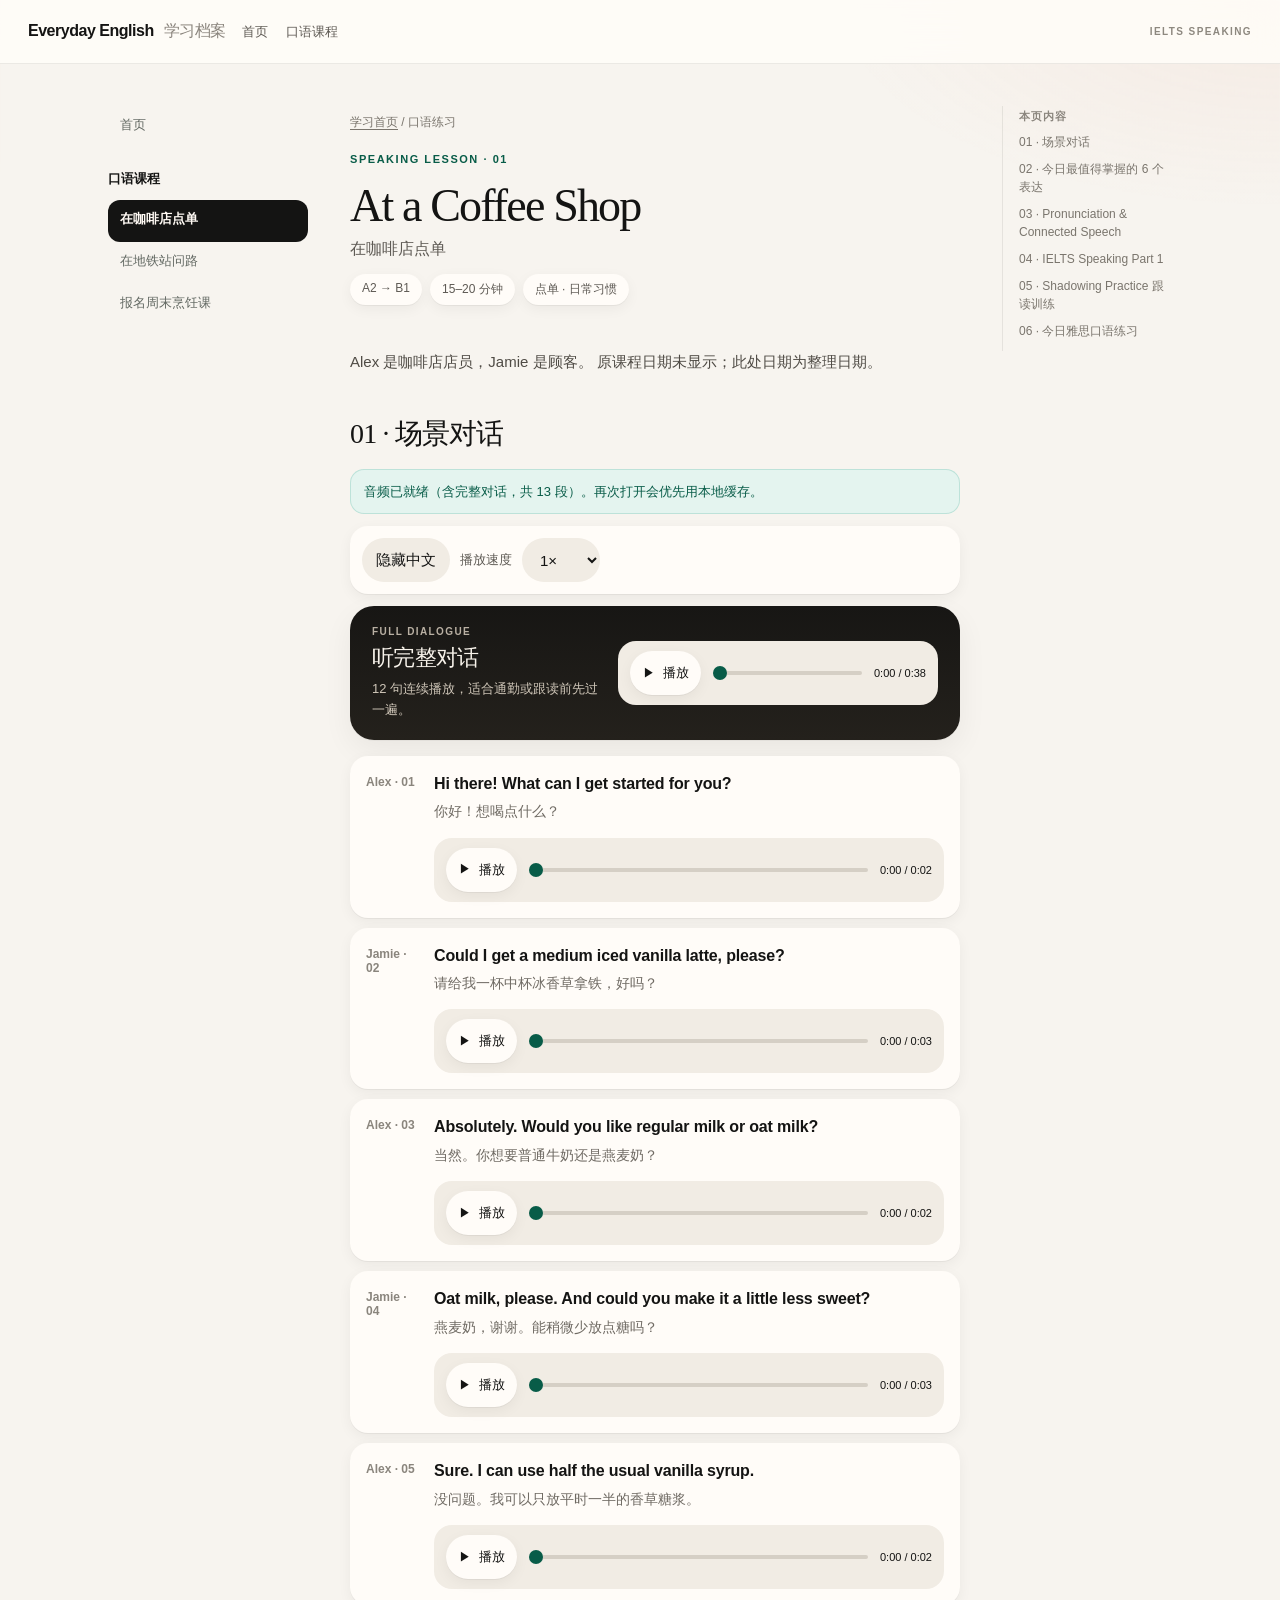
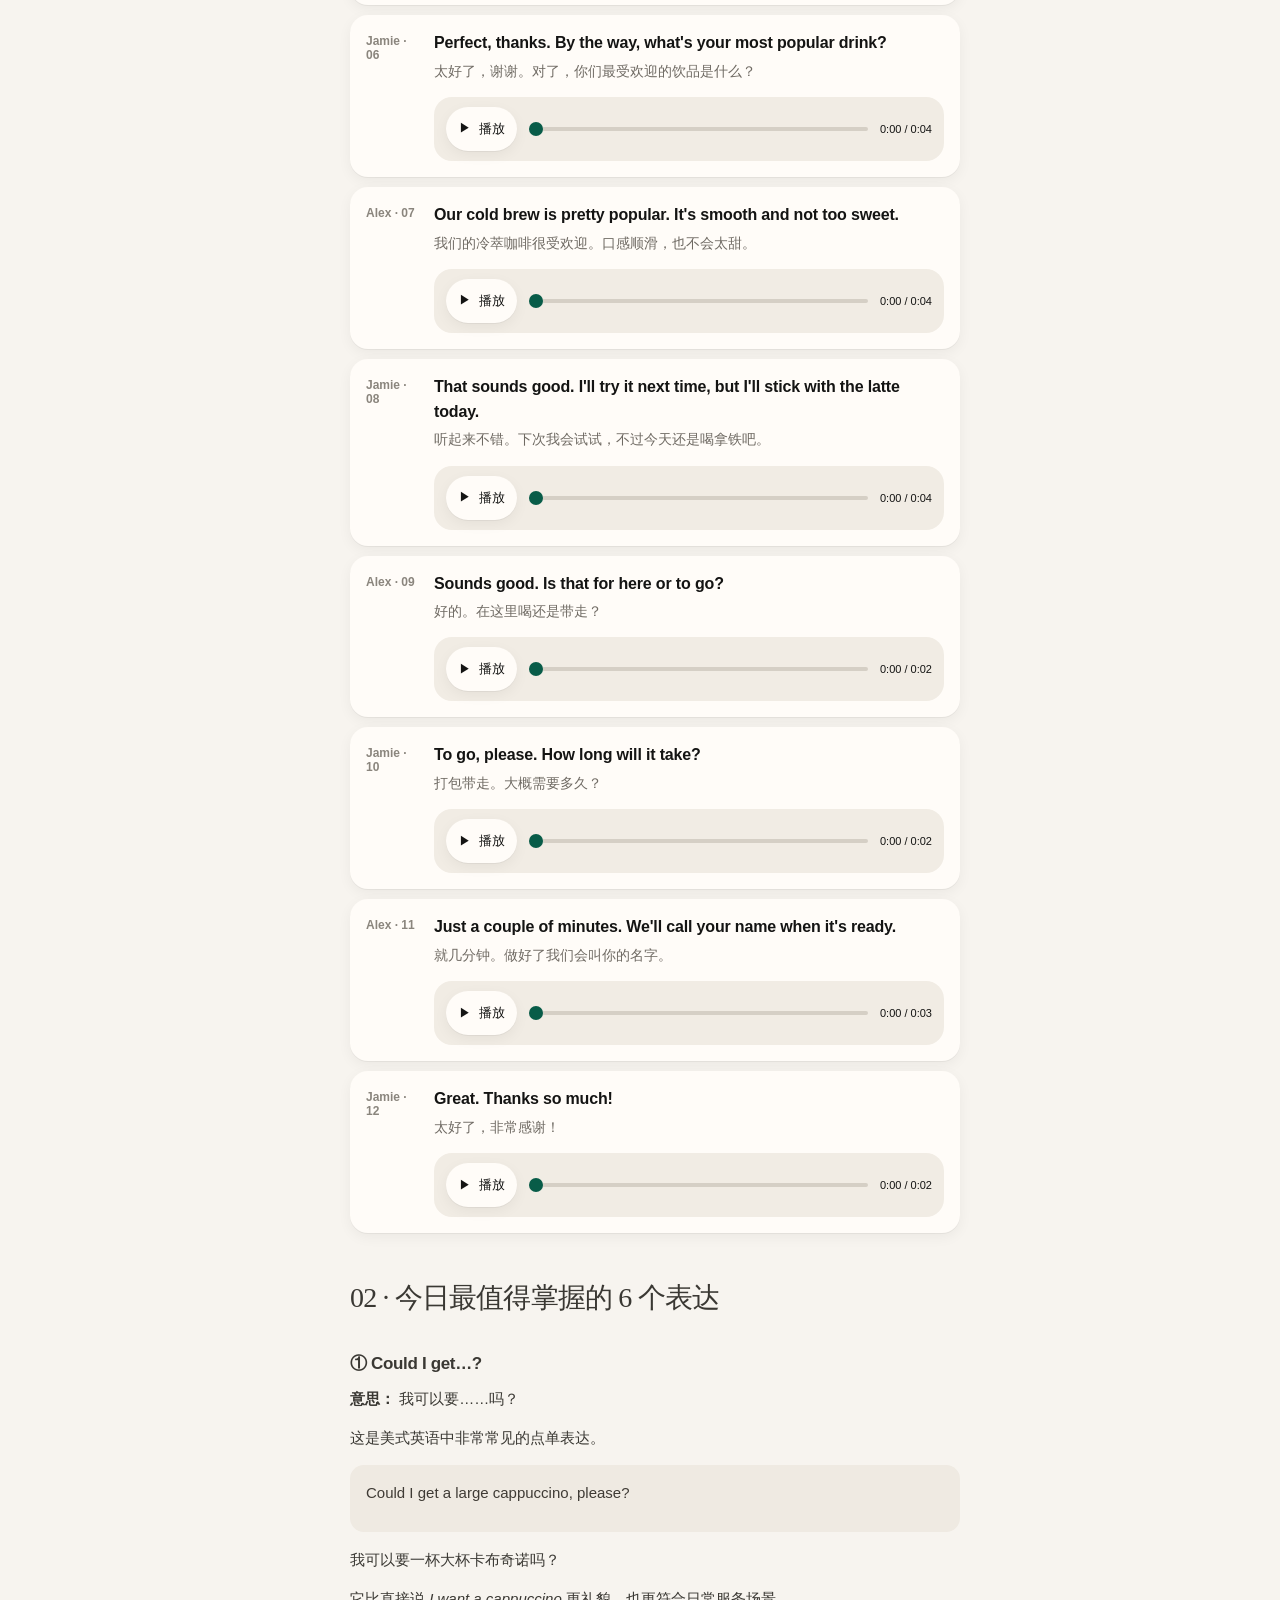
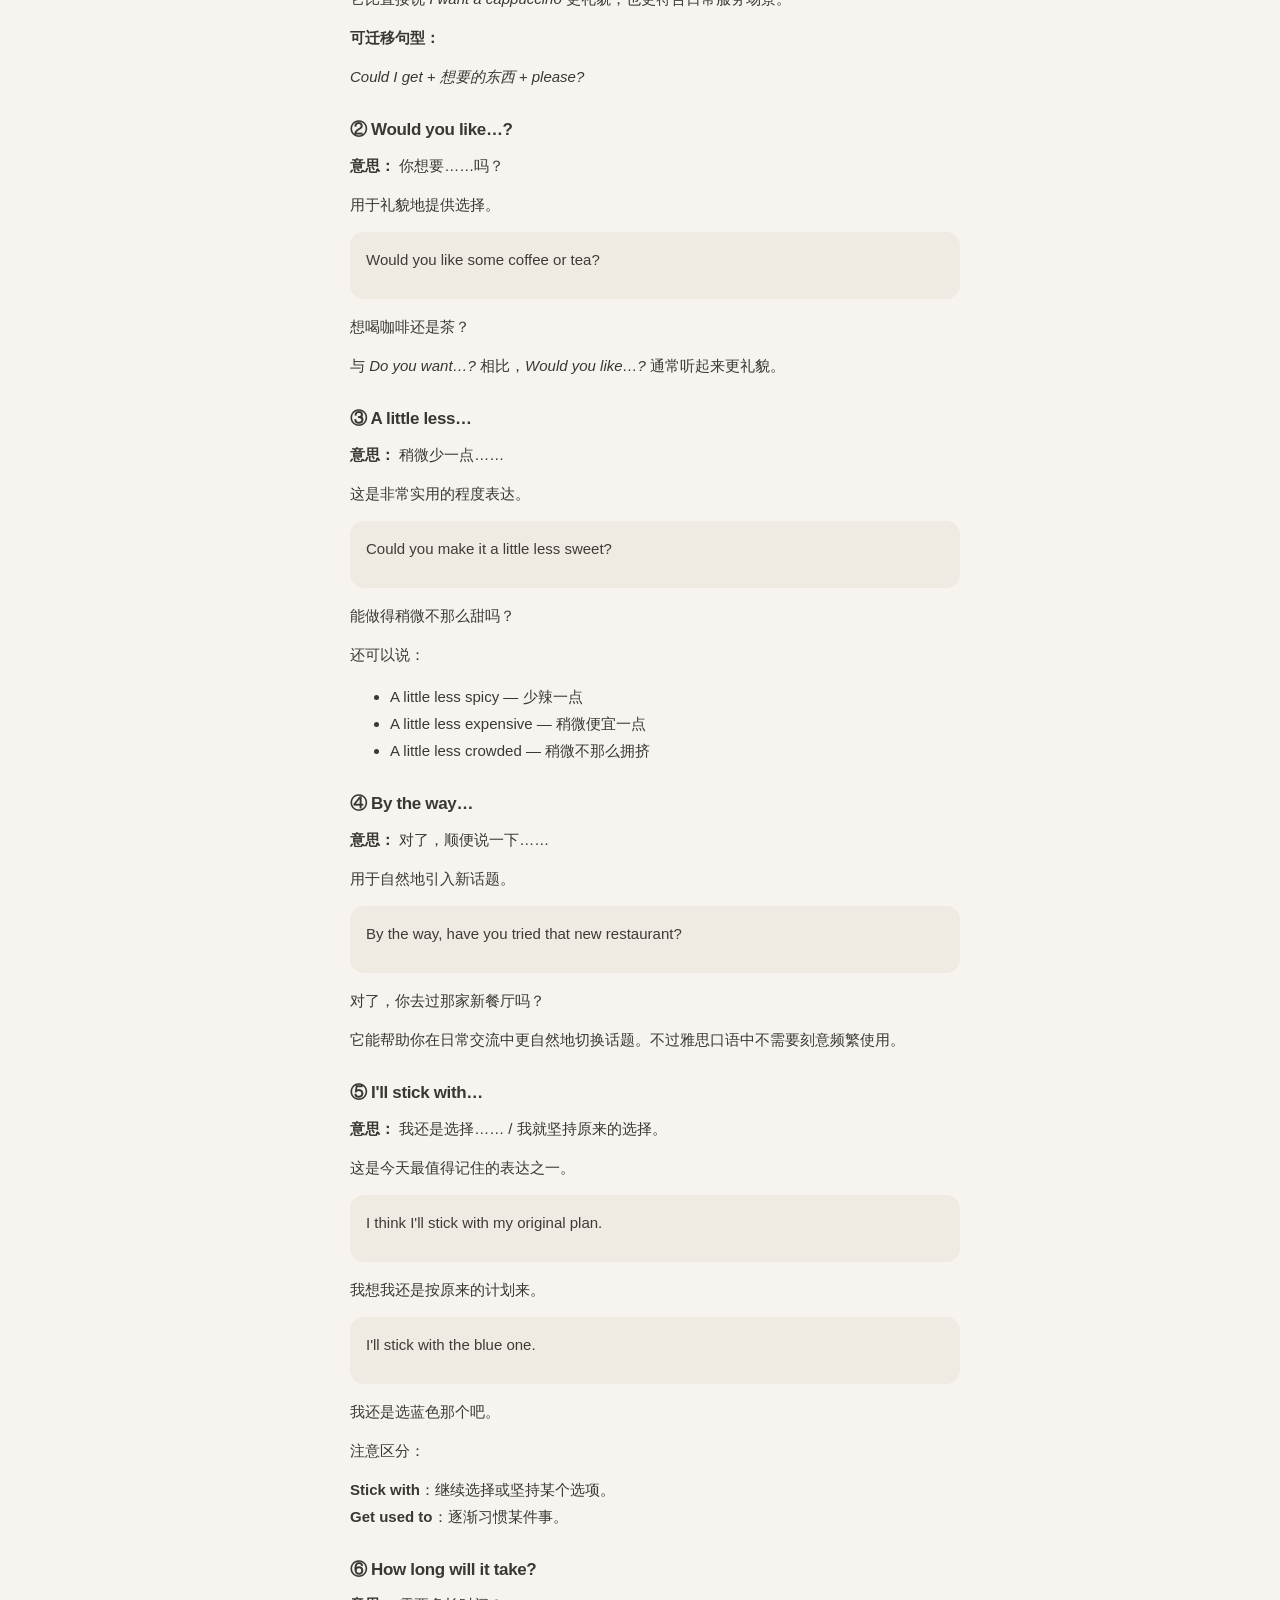
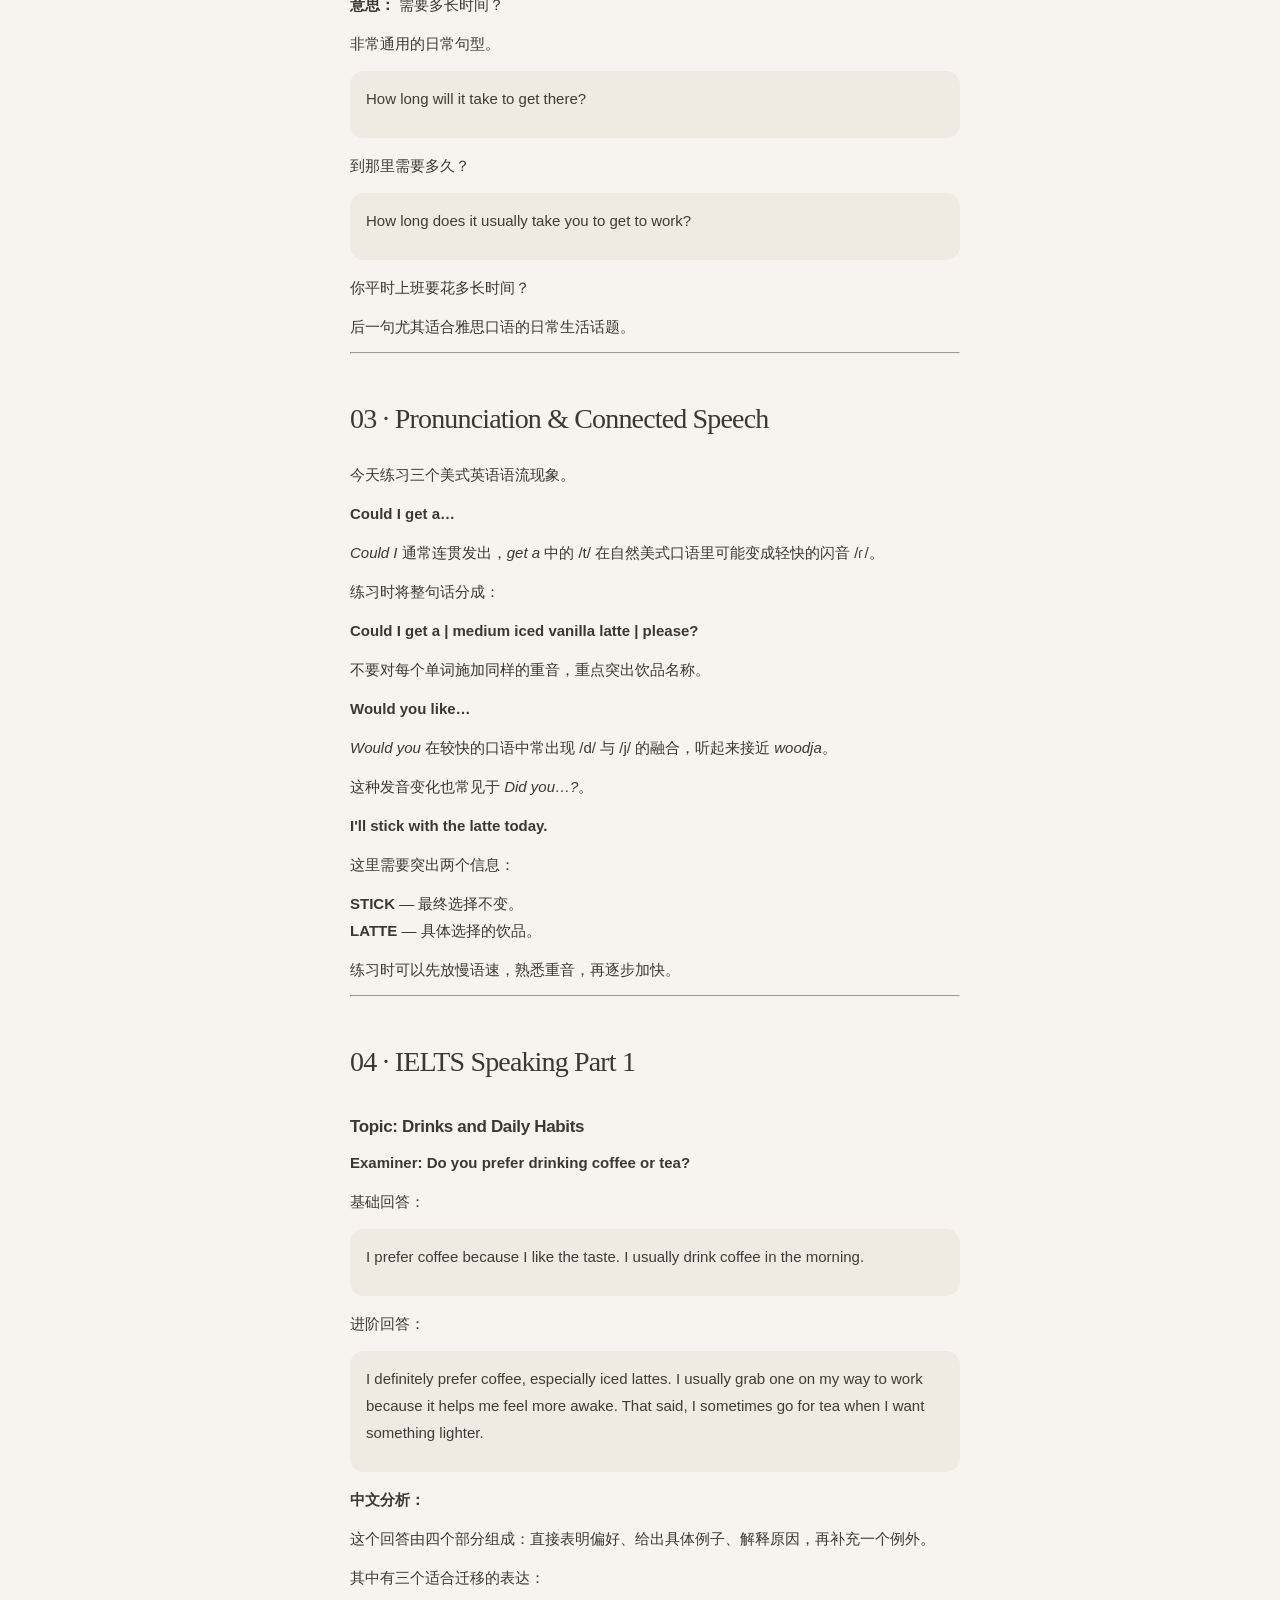
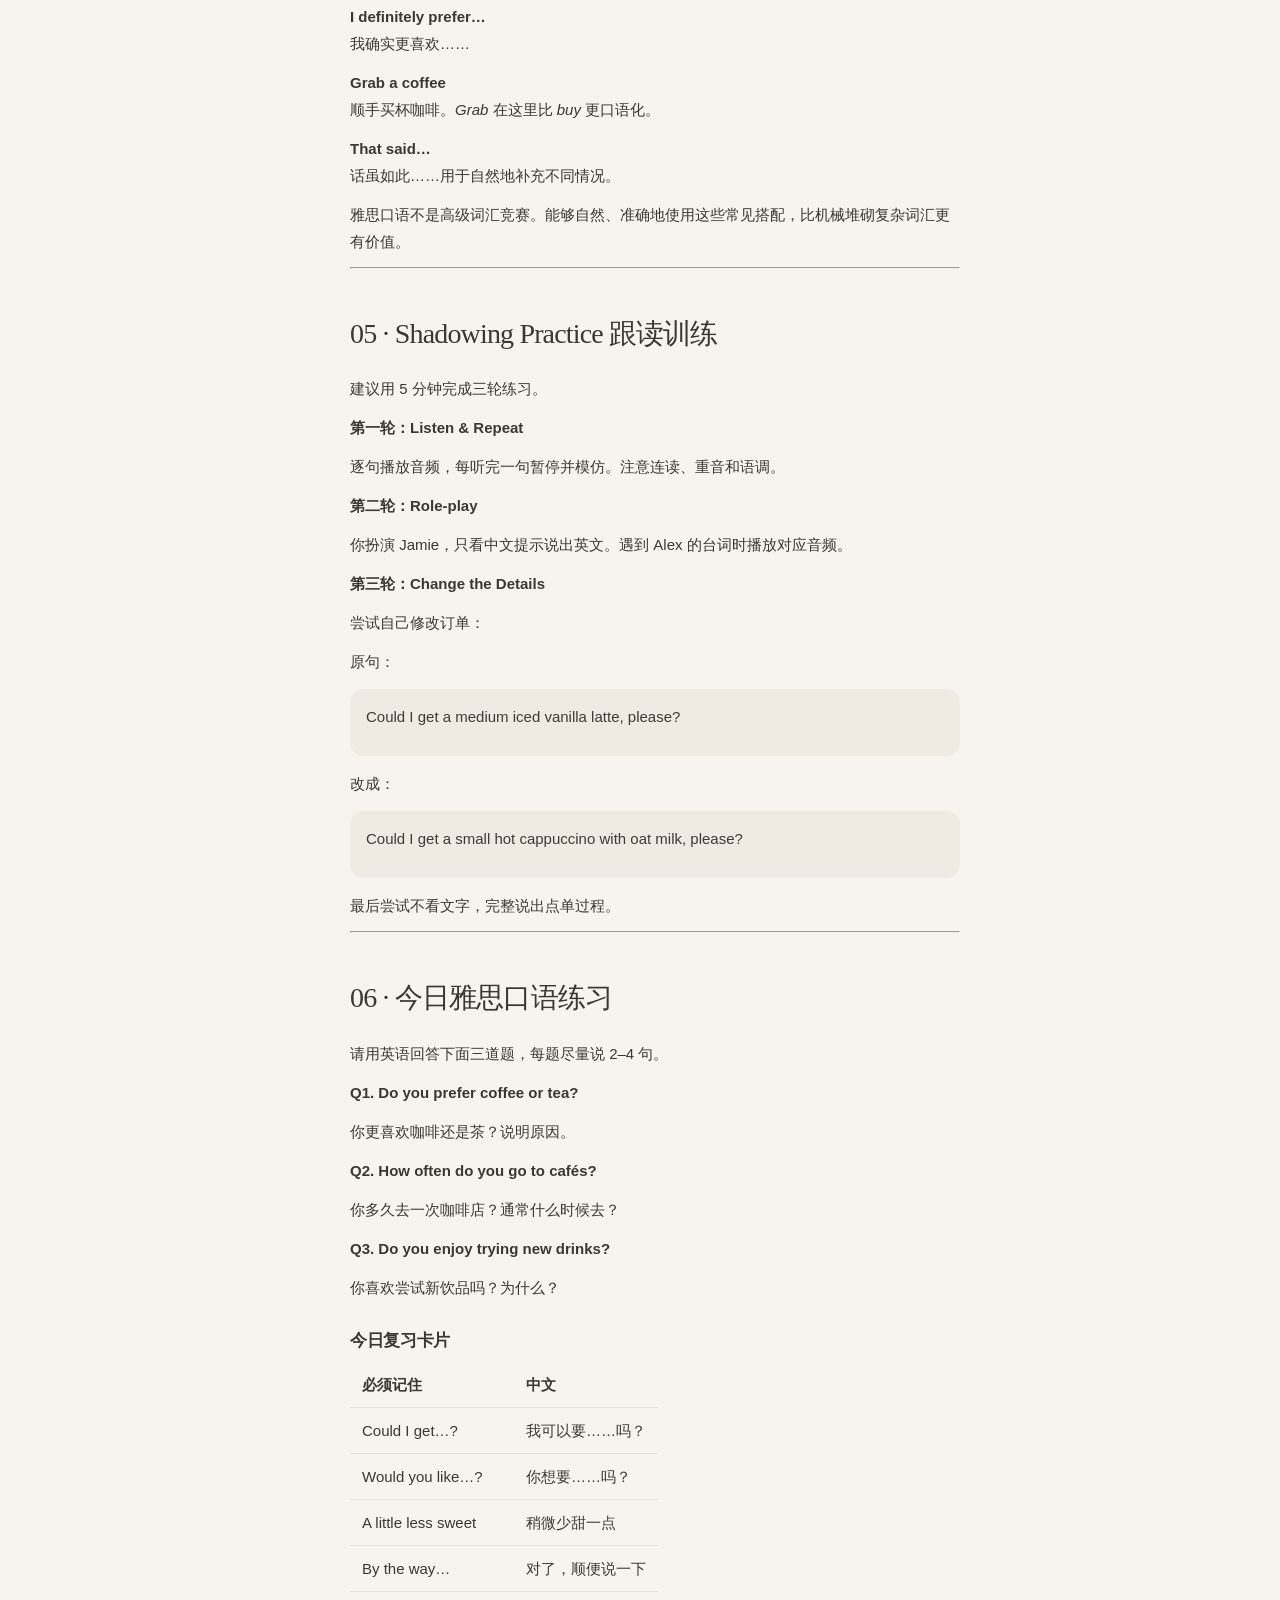
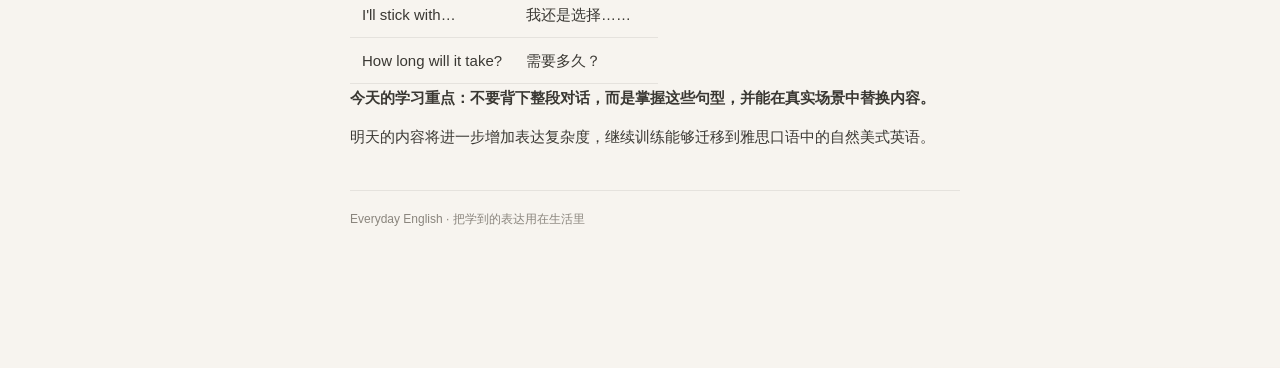
<file: lesson-coffee.html>
<!doctype html><html lang="zh-CN"><head><meta charset="utf-8"><meta name="viewport" content="width=device-width,initial-scale=1"><title>At a Coffee Shop · Everyday English</title><link rel="stylesheet" href="site-v5.css"><script defer src="app-v5.js"></script></head><body><header class="header"><a class="brand" href="./">Everyday English <i>学习档案</i></a><nav><a href="./">首页</a><a href="index.html#library">口语课程</a></nav><span class="label">IELTS SPEAKING</span></header>
<nav class="mobile-lessons" aria-label="课程切换"><a href="lesson-coffee.html" class="active">在咖啡店点单</a><a href="subway.html">在地铁站问路</a><a href="cooking.html">报名周末烹饪课</a></nav><div class="container detail"><aside class="side sticky"><a href="./">首页</a><strong>口语课程</strong><a class="active" href="lesson-coffee.html">在咖啡店点单</a><a class="" href="subway.html">在地铁站问路</a><a class="" href="cooking.html">报名周末烹饪课</a></aside><main class="lesson"><div class="articlehead"><div class="crumb"><a href="./">学习首页</a> / 口语练习</div><div class="eyebrow">SPEAKING LESSON · 01</div><h1>At a Coffee Shop</h1><p class="subtitle">在咖啡店点单</p><div class="chips"><span class="chip">A2 → B1</span><span class="chip">15–20 分钟</span><span class="chip">点单 · 日常习惯</span></div></div><p class="lead">Alex 是咖啡店店员，Jamie 是顾客。 原课程日期未显示；此处日期为整理日期。</p><h2 id="dialogue">01 · 场景对话</h2><p class="help" id="audio-status">对话音频由 AI 生成；播放器在对应音频生成后可用。</p><div class="toolbar"><button id="translation" type="button" aria-pressed="false">隐藏中文</button><label for="rate">播放速度</label><select id="rate"><option value="0.8">0.8×</option><option value="1" selected>1×</option><option value="1.2">1.2×</option></select></div>
<section class="full-play" id="full-dialogue" aria-label="完整对话">
  <div class="full-play-copy">
    <p class="full-kicker">FULL DIALOGUE</p>
    <h3>听完整对话</h3>
    <p>12 句连续播放，适合通勤或跟读前先过一遍。</p>
  </div>
  <audio id="full-audio" controls preload="auto" src="audio/coffee/dialogue-full.mp3" aria-label="播放完整对话"></audio>
</section>
<article class="line"><div class="speaker">Alex · 01</div><div><p class="english" lang="en">Hi there! What can I get started for you?</p><p class="chinese">你好！想喝点什么？</p><audio controls preload="auto" aria-label="播放第 1 句" src="audio/coffee/01.mp3"></audio></div></article><article class="line"><div class="speaker">Jamie · 02</div><div><p class="english" lang="en">Could I get a medium iced vanilla latte, please?</p><p class="chinese">请给我一杯中杯冰香草拿铁，好吗？</p><audio controls preload="auto" aria-label="播放第 2 句" src="audio/coffee/02.mp3"></audio></div></article><article class="line"><div class="speaker">Alex · 03</div><div><p class="english" lang="en">Absolutely. Would you like regular milk or oat milk?</p><p class="chinese">当然。你想要普通牛奶还是燕麦奶？</p><audio controls preload="auto" aria-label="播放第 3 句" src="audio/coffee/03.mp3"></audio></div></article><article class="line"><div class="speaker">Jamie · 04</div><div><p class="english" lang="en">Oat milk, please. And could you make it a little less sweet?</p><p class="chinese">燕麦奶，谢谢。能稍微少放点糖吗？</p><audio controls preload="auto" aria-label="播放第 4 句" src="audio/coffee/04.mp3"></audio></div></article><article class="line"><div class="speaker">Alex · 05</div><div><p class="english" lang="en">Sure. I can use half the usual vanilla syrup.</p><p class="chinese">没问题。我可以只放平时一半的香草糖浆。</p><audio controls preload="auto" aria-label="播放第 5 句" src="audio/coffee/05.mp3"></audio></div></article><article class="line"><div class="speaker">Jamie · 06</div><div><p class="english" lang="en">Perfect, thanks. By the way, what&#x27;s your most popular drink?</p><p class="chinese">太好了，谢谢。对了，你们最受欢迎的饮品是什么？</p><audio controls preload="auto" aria-label="播放第 6 句" src="audio/coffee/06.mp3"></audio></div></article><article class="line"><div class="speaker">Alex · 07</div><div><p class="english" lang="en">Our cold brew is pretty popular. It&#x27;s smooth and not too sweet.</p><p class="chinese">我们的冷萃咖啡很受欢迎。口感顺滑，也不会太甜。</p><audio controls preload="auto" aria-label="播放第 7 句" src="audio/coffee/07.mp3"></audio></div></article><article class="line"><div class="speaker">Jamie · 08</div><div><p class="english" lang="en">That sounds good. I&#x27;ll try it next time, but I&#x27;ll stick with the latte today.</p><p class="chinese">听起来不错。下次我会试试，不过今天还是喝拿铁吧。</p><audio controls preload="auto" aria-label="播放第 8 句" src="audio/coffee/08.mp3"></audio></div></article><article class="line"><div class="speaker">Alex · 09</div><div><p class="english" lang="en">Sounds good. Is that for here or to go?</p><p class="chinese">好的。在这里喝还是带走？</p><audio controls preload="auto" aria-label="播放第 9 句" src="audio/coffee/09.mp3"></audio></div></article><article class="line"><div class="speaker">Jamie · 10</div><div><p class="english" lang="en">To go, please. How long will it take?</p><p class="chinese">打包带走。大概需要多久？</p><audio controls preload="auto" aria-label="播放第 10 句" src="audio/coffee/10.mp3"></audio></div></article><article class="line"><div class="speaker">Alex · 11</div><div><p class="english" lang="en">Just a couple of minutes. We&#x27;ll call your name when it&#x27;s ready.</p><p class="chinese">就几分钟。做好了我们会叫你的名字。</p><audio controls preload="auto" aria-label="播放第 11 句" src="audio/coffee/11.mp3"></audio></div></article><article class="line"><div class="speaker">Jamie · 12</div><div><p class="english" lang="en">Great. Thanks so much!</p><p class="chinese">太好了，非常感谢！</p><audio controls preload="auto" aria-label="播放第 12 句" src="audio/coffee/12.mp3"></audio></div></article><div class="prose"><h2 id="sec-02">02 · 今日最值得掌握的 6 个表达</h2>
<h3>① Could I get…?</h3>
<p><strong>意思：</strong> 我可以要……吗？</p>
<p>这是美式英语中非常常见的点单表达。</p>
<blockquote>
<p>Could I get a large cappuccino, please?</p>
</blockquote>
<p>我可以要一杯大杯卡布奇诺吗？</p>
<p>它比直接说 <em>I want a cappuccino</em> 更礼貌，也更符合日常服务场景。</p>
<p><strong>可迁移句型：</strong></p>
<p><em>Could I get + 想要的东西 + please?</em></p>
<h3>② Would you like…?</h3>
<p><strong>意思：</strong> 你想要……吗？</p>
<p>用于礼貌地提供选择。</p>
<blockquote>
<p>Would you like some coffee or tea?</p>
</blockquote>
<p>想喝咖啡还是茶？</p>
<p>与 <em>Do you want…?</em> 相比，<em>Would you like…?</em> 通常听起来更礼貌。</p>
<h3>③ A little less…</h3>
<p><strong>意思：</strong> 稍微少一点……</p>
<p>这是非常实用的程度表达。</p>
<blockquote>
<p>Could you make it a little less sweet?</p>
</blockquote>
<p>能做得稍微不那么甜吗？</p>
<p>还可以说：</p>
<ul>
<li>A little less spicy — 少辣一点</li>
<li>A little less expensive — 稍微便宜一点</li>
<li>A little less crowded — 稍微不那么拥挤</li>
</ul>
<h3>④ By the way…</h3>
<p><strong>意思：</strong> 对了，顺便说一下……</p>
<p>用于自然地引入新话题。</p>
<blockquote>
<p>By the way, have you tried that new restaurant?</p>
</blockquote>
<p>对了，你去过那家新餐厅吗？</p>
<p>它能帮助你在日常交流中更自然地切换话题。不过雅思口语中不需要刻意频繁使用。</p>
<h3>⑤ I'll stick with…</h3>
<p><strong>意思：</strong> 我还是选择…… / 我就坚持原来的选择。</p>
<p>这是今天最值得记住的表达之一。</p>
<blockquote>
<p>I think I'll stick with my original plan.</p>
</blockquote>
<p>我想我还是按原来的计划来。</p>
<blockquote>
<p>I'll stick with the blue one.</p>
</blockquote>
<p>我还是选蓝色那个吧。</p>
<p>注意区分：</p>
<p><strong>Stick with</strong>：继续选择或坚持某个选项。<br />
<strong>Get used to</strong>：逐渐习惯某件事。</p>
<h3>⑥ How long will it take?</h3>
<p><strong>意思：</strong> 需要多长时间？</p>
<p>非常通用的日常句型。</p>
<blockquote>
<p>How long will it take to get there?</p>
</blockquote>
<p>到那里需要多久？</p>
<blockquote>
<p>How long does it usually take you to get to work?</p>
</blockquote>
<p>你平时上班要花多长时间？</p>
<p>后一句尤其适合雅思口语的日常生活话题。</p>
<hr />
<h2 id="sec-03">03 · Pronunciation &amp; Connected Speech</h2>
<p>今天练习三个美式英语语流现象。</p>
<p><strong>Could I get a…</strong></p>
<p><em>Could I</em> 通常连贯发出，<em>get a</em> 中的 /t/ 在自然美式口语里可能变成轻快的闪音 /ɾ/。</p>
<p>练习时将整句话分成：</p>
<p><strong>Could I get a | medium iced vanilla latte | please?</strong></p>
<p>不要对每个单词施加同样的重音，重点突出饮品名称。</p>
<p><strong>Would you like…</strong></p>
<p><em>Would you</em> 在较快的口语中常出现 /d/ 与 /j/ 的融合，听起来接近 <em>woodja</em>。</p>
<p>这种发音变化也常见于 <em>Did you…?</em>。</p>
<p><strong>I'll stick with the latte today.</strong></p>
<p>这里需要突出两个信息：</p>
<p><strong>STICK</strong> — 最终选择不变。<br />
<strong>LATTE</strong> — 具体选择的饮品。</p>
<p>练习时可以先放慢语速，熟悉重音，再逐步加快。</p>
<hr />
<h2 id="sec-04">04 · IELTS Speaking Part 1</h2>
<h3>Topic: Drinks and Daily Habits</h3>
<p><strong>Examiner: Do you prefer drinking coffee or tea?</strong></p>
<p>基础回答：</p>
<blockquote>
<p>I prefer coffee because I like the taste. I usually drink coffee in the morning.</p>
</blockquote>
<p>进阶回答：</p>
<blockquote>
<p>I definitely prefer coffee, especially iced lattes. I usually grab one on my way to work because it helps me feel more awake. That said, I sometimes go for tea when I want something lighter.</p>
</blockquote>
<p><strong>中文分析：</strong></p>
<p>这个回答由四个部分组成：直接表明偏好、给出具体例子、解释原因，再补充一个例外。</p>
<p>其中有三个适合迁移的表达：</p>
<p><strong>I definitely prefer…</strong><br />
我确实更喜欢……</p>
<p><strong>Grab a coffee</strong><br />
顺手买杯咖啡。<em>Grab</em> 在这里比 <em>buy</em> 更口语化。</p>
<p><strong>That said…</strong><br />
话虽如此……用于自然地补充不同情况。</p>
<p>雅思口语不是高级词汇竞赛。能够自然、准确地使用这些常见搭配，比机械堆砌复杂词汇更有价值。</p>
<hr />
<h2 id="sec-05">05 · Shadowing Practice 跟读训练</h2>
<p>建议用 5 分钟完成三轮练习。</p>
<p><strong>第一轮：Listen &amp; Repeat</strong></p>
<p>逐句播放音频，每听完一句暂停并模仿。注意连读、重音和语调。</p>
<p><strong>第二轮：Role-play</strong></p>
<p>你扮演 Jamie，只看中文提示说出英文。遇到 Alex 的台词时播放对应音频。</p>
<p><strong>第三轮：Change the Details</strong></p>
<p>尝试自己修改订单：</p>
<p>原句：</p>
<blockquote>
<p>Could I get a medium iced vanilla latte, please?</p>
</blockquote>
<p>改成：</p>
<blockquote>
<p>Could I get a small hot cappuccino with oat milk, please?</p>
</blockquote>
<p>最后尝试不看文字，完整说出点单过程。</p>
<hr />
<h2 id="sec-06">06 · 今日雅思口语练习</h2>
<p>请用英语回答下面三道题，每题尽量说 2–4 句。</p>
<p><strong>Q1. Do you prefer coffee or tea?</strong></p>
<p>你更喜欢咖啡还是茶？说明原因。</p>
<p><strong>Q2. How often do you go to cafés?</strong></p>
<p>你多久去一次咖啡店？通常什么时候去？</p>
<p><strong>Q3. Do you enjoy trying new drinks?</strong></p>
<p>你喜欢尝试新饮品吗？为什么？</p>
<h3>今日复习卡片</h3>
<table>
<thead>
<tr>
<th>必须记住</th>
<th>中文</th>
</tr>
</thead>
<tbody>
<tr>
<td>Could I get…?</td>
<td>我可以要……吗？</td>
</tr>
<tr>
<td>Would you like…?</td>
<td>你想要……吗？</td>
</tr>
<tr>
<td>A little less sweet</td>
<td>稍微少甜一点</td>
</tr>
<tr>
<td>By the way…</td>
<td>对了，顺便说一下</td>
</tr>
<tr>
<td>I'll stick with…</td>
<td>我还是选择……</td>
</tr>
<tr>
<td>How long will it take?</td>
<td>需要多久？</td>
</tr>
</tbody>
</table>
<p><strong>今天的学习重点：不要背下整段对话，而是掌握这些句型，并能在真实场景中替换内容。</strong></p>
<p>明天的内容将进一步增加表达复杂度，继续训练能够迁移到雅思口语中的自然美式英语。</p>
</div><footer class="foot">Everyday English · 把学到的表达用在生活里</footer></main><aside class="toc sticky"><strong>本页内容</strong><a href="#dialogue">01 · 场景对话</a><a href="#sec-02">02 · 今日最值得掌握的 6 个表达</a><a href="#sec-03">03 · Pronunciation &amp; Connected Speech</a><a href="#sec-04">04 · IELTS Speaking Part 1</a><a href="#sec-05">05 · Shadowing Practice 跟读训练</a><a href="#sec-06">06 · 今日雅思口语练习</a></aside></div></body></html>
</file>
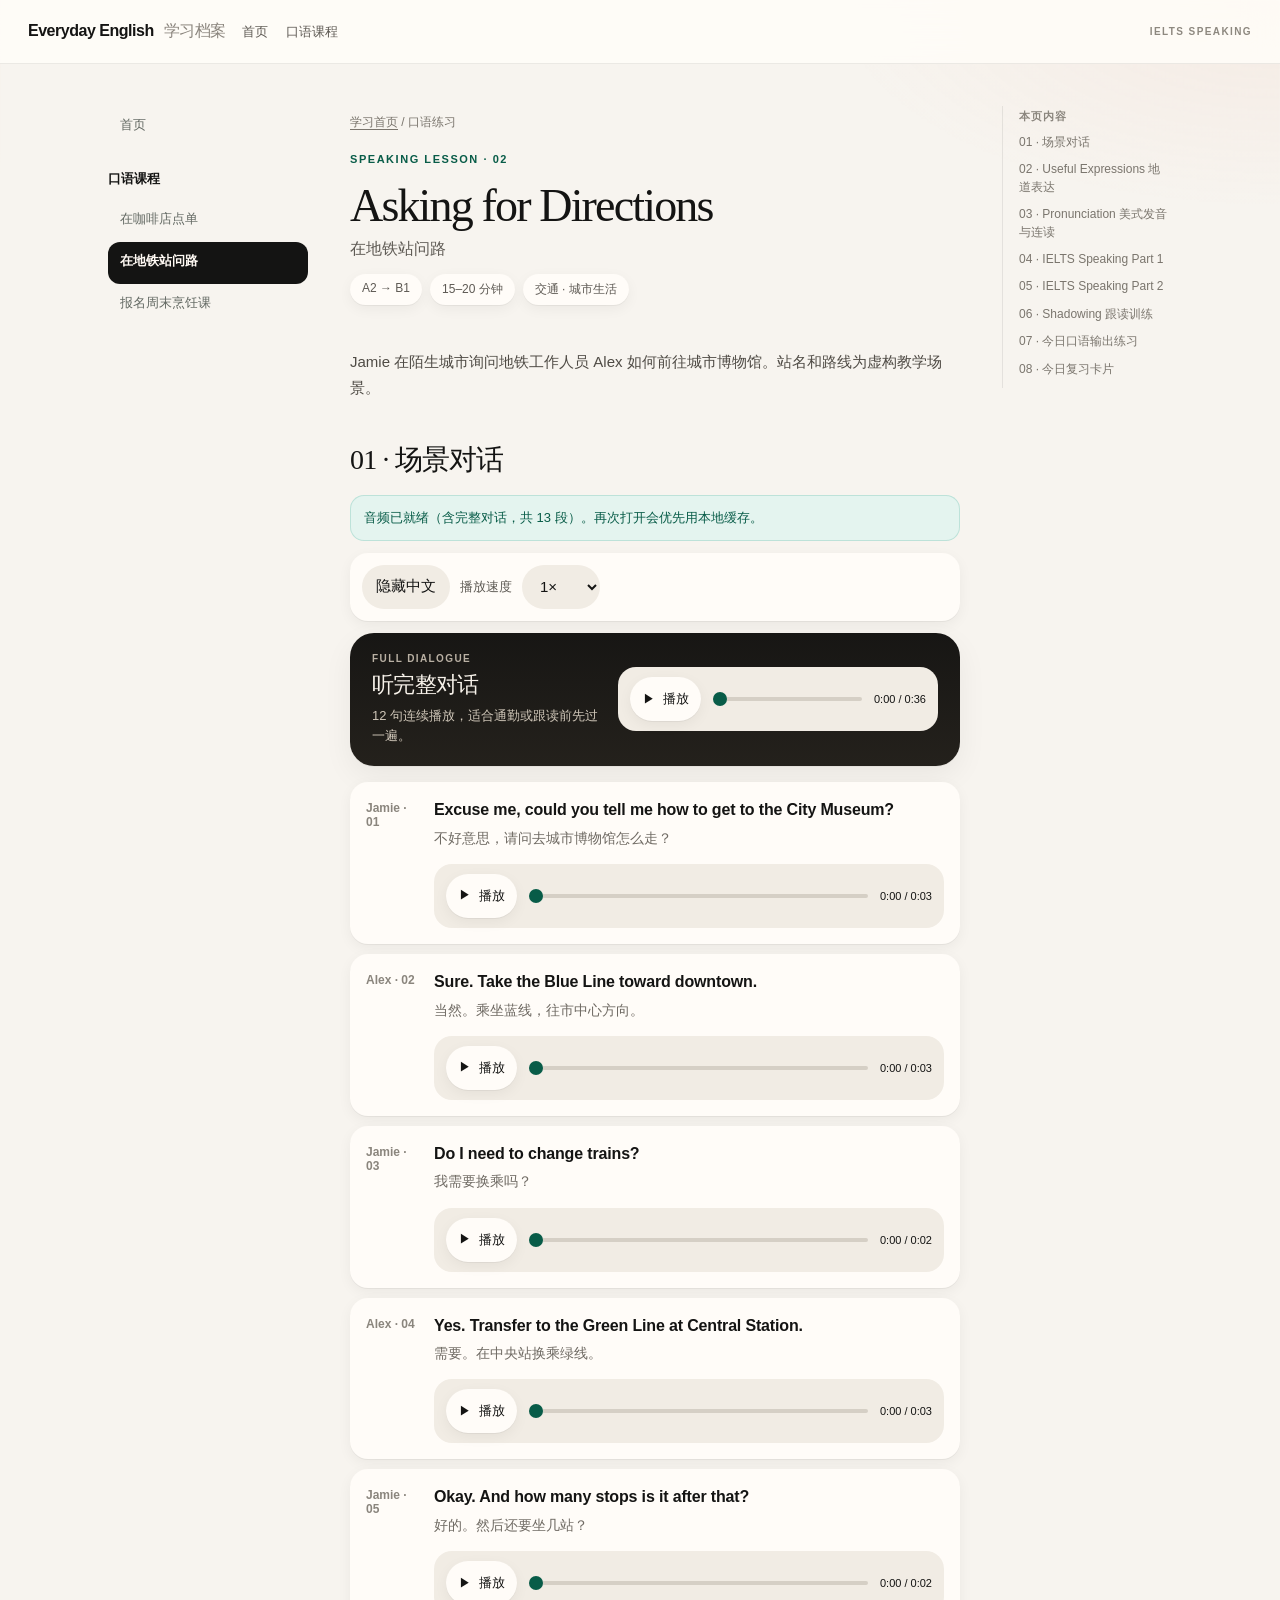
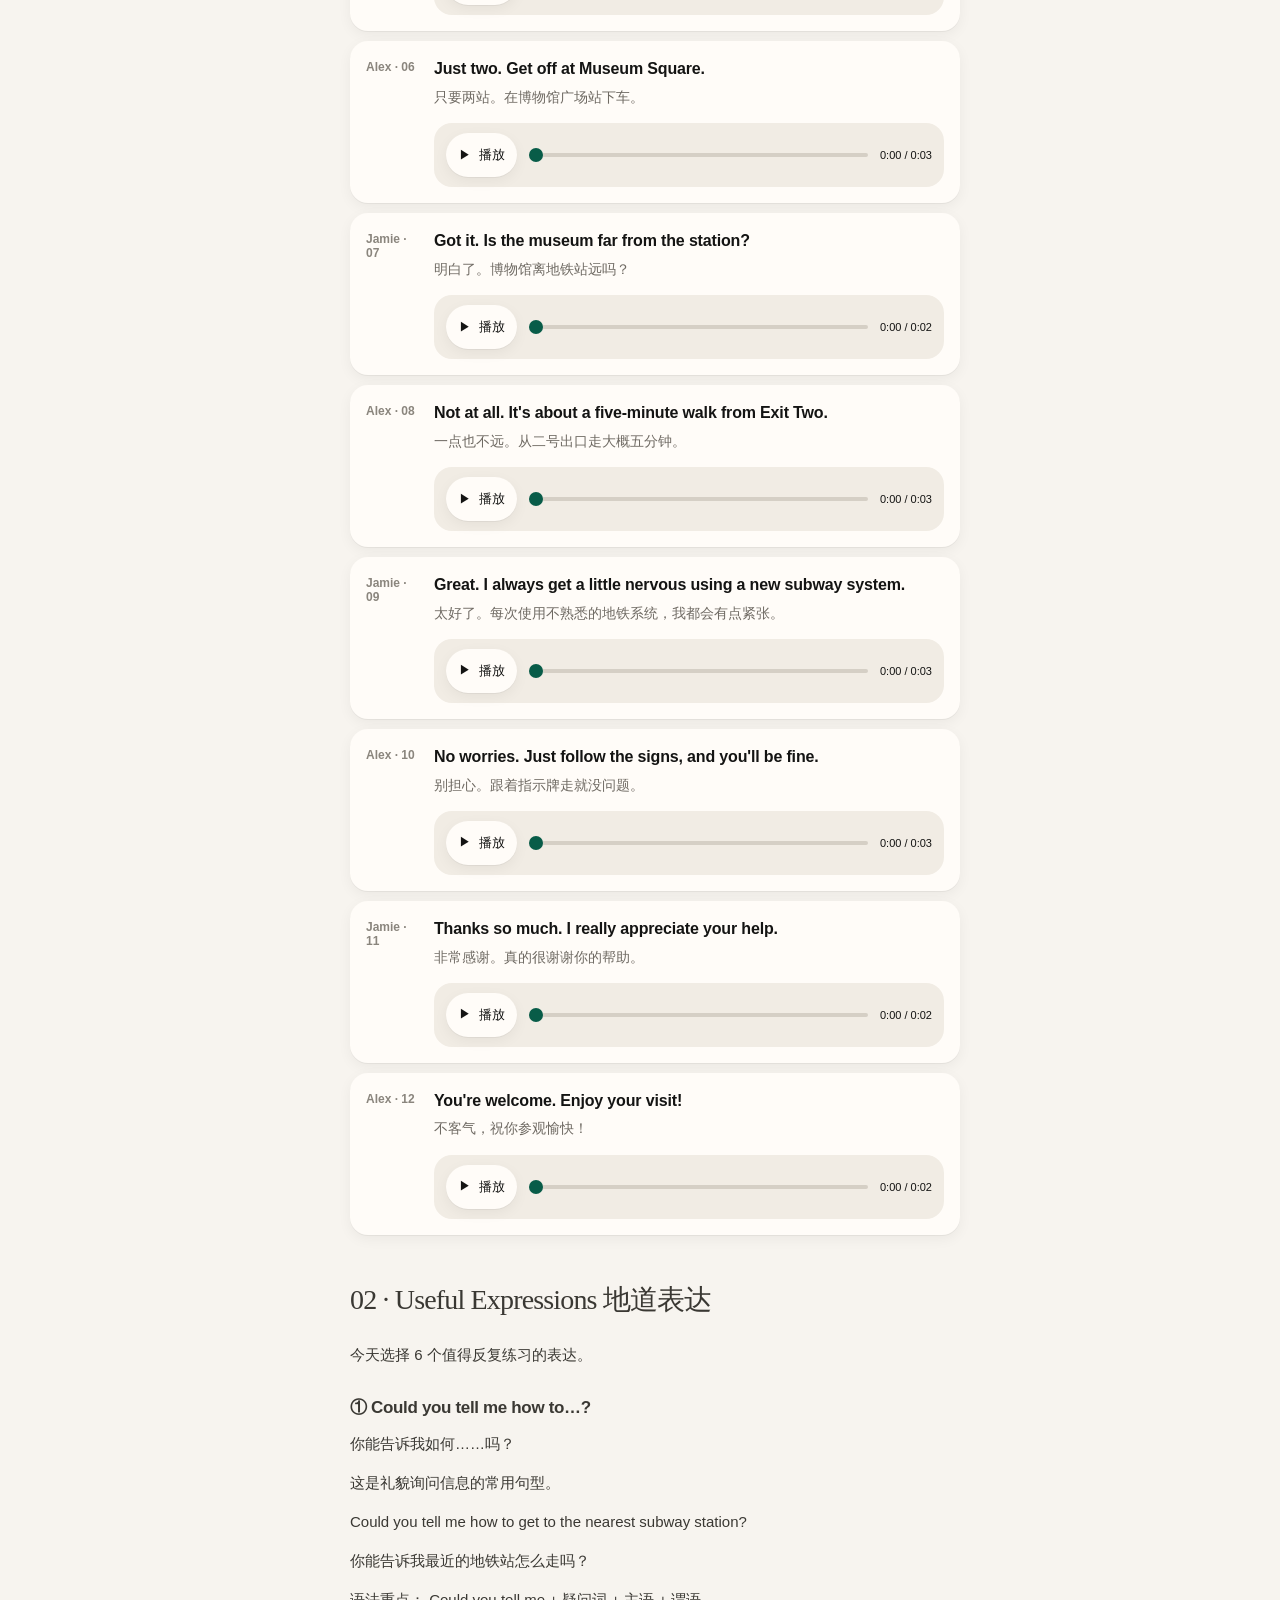
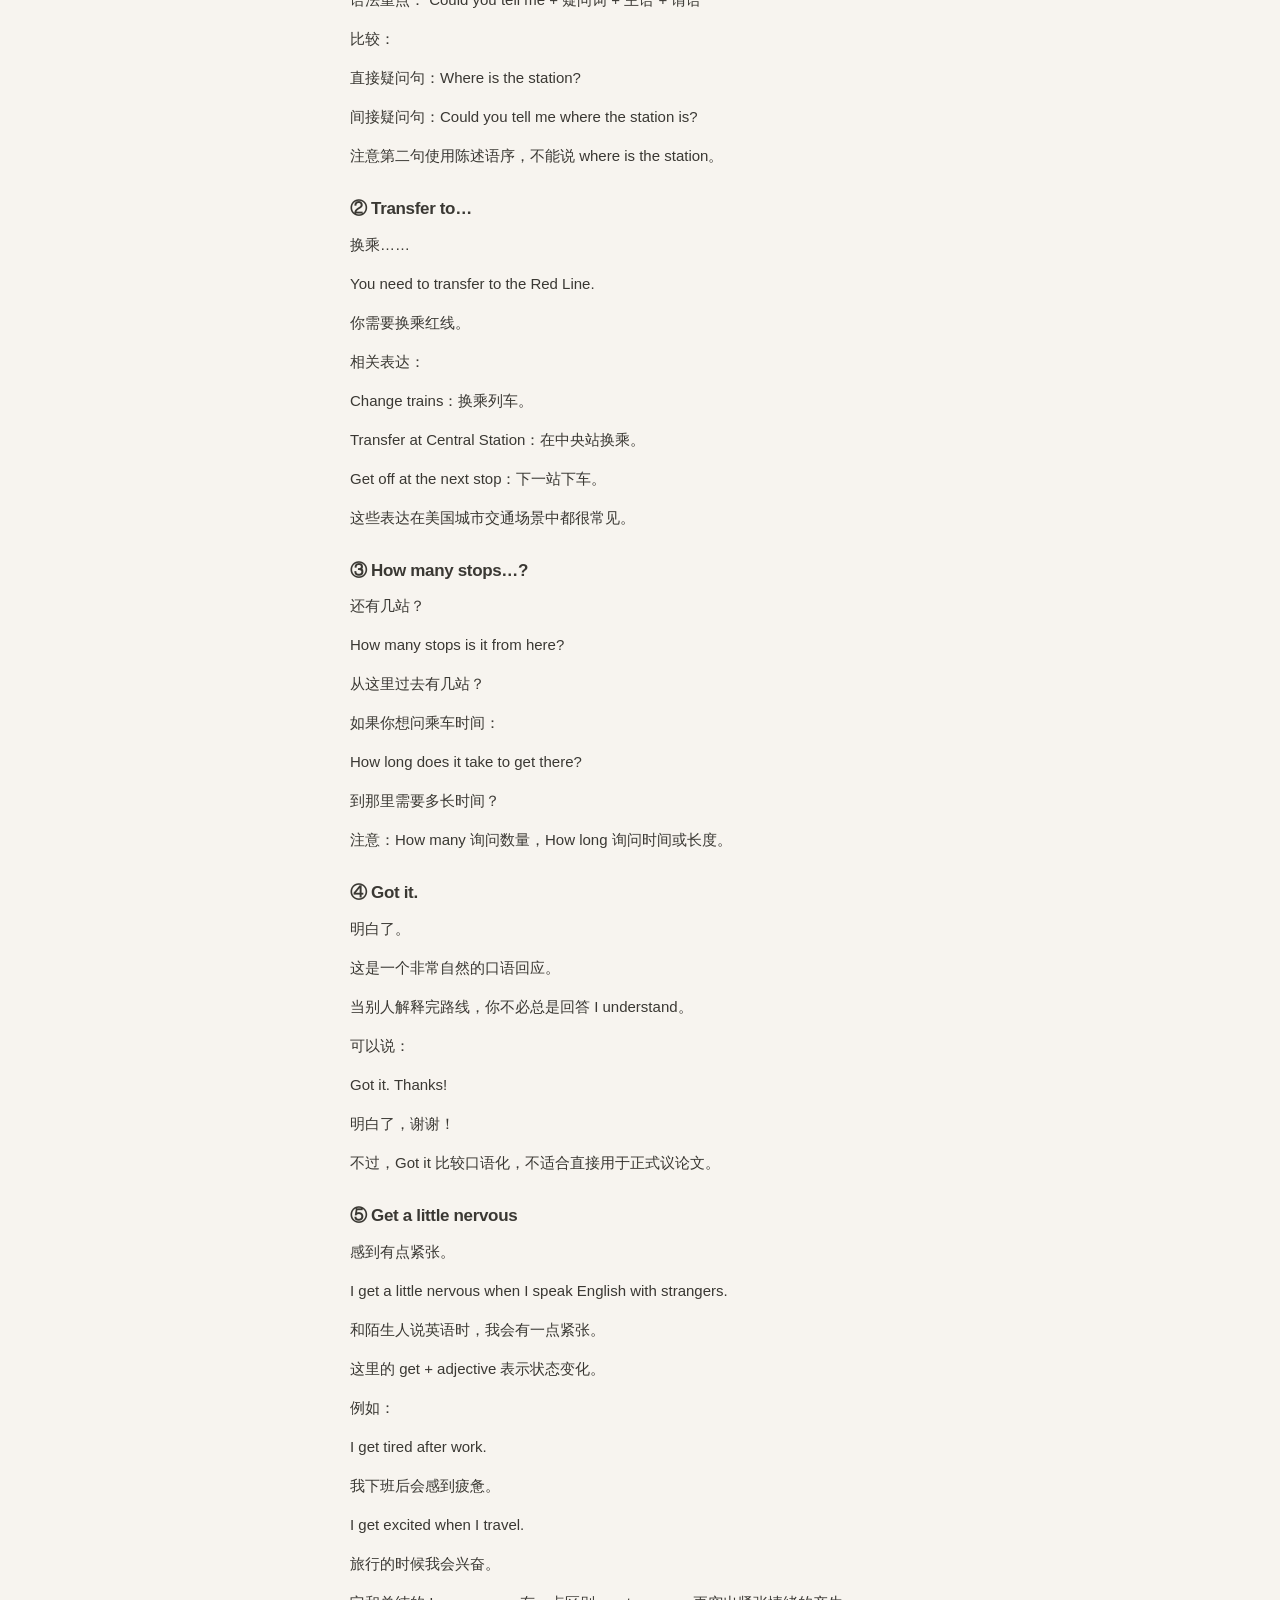
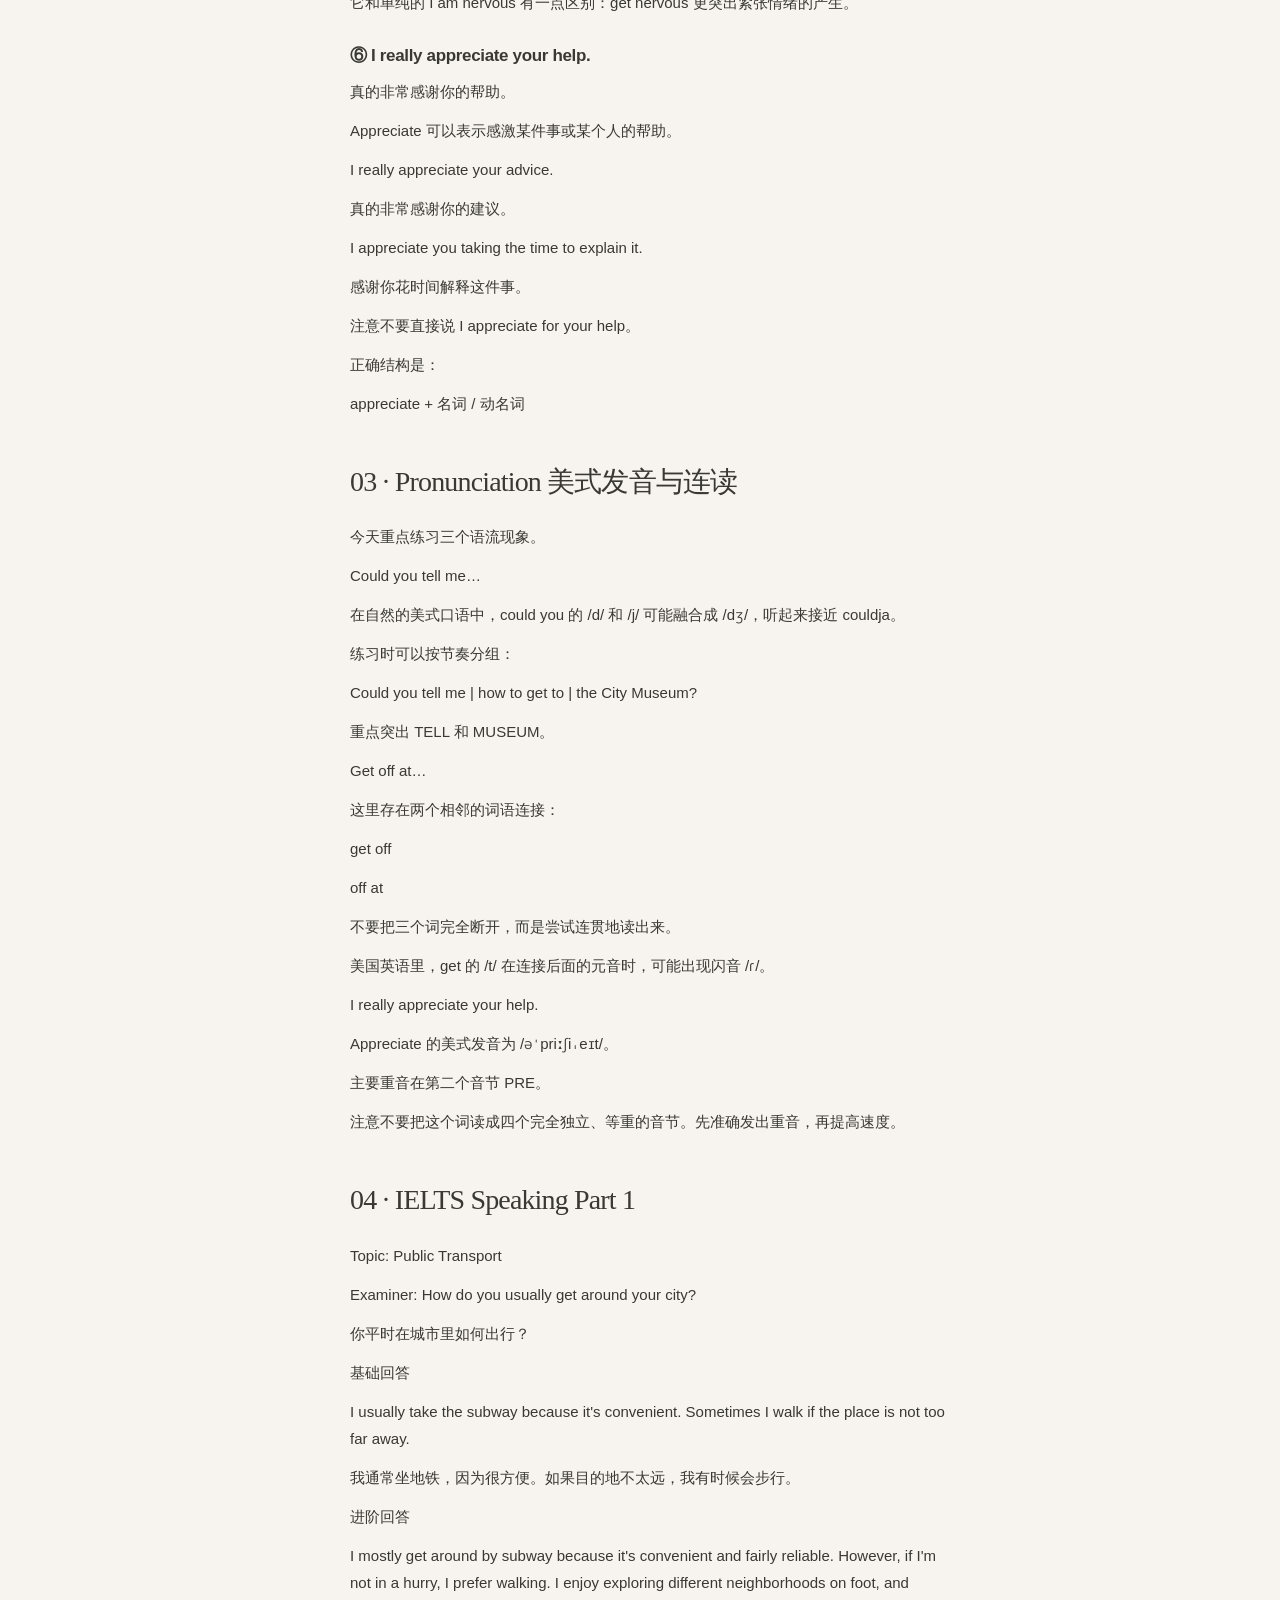
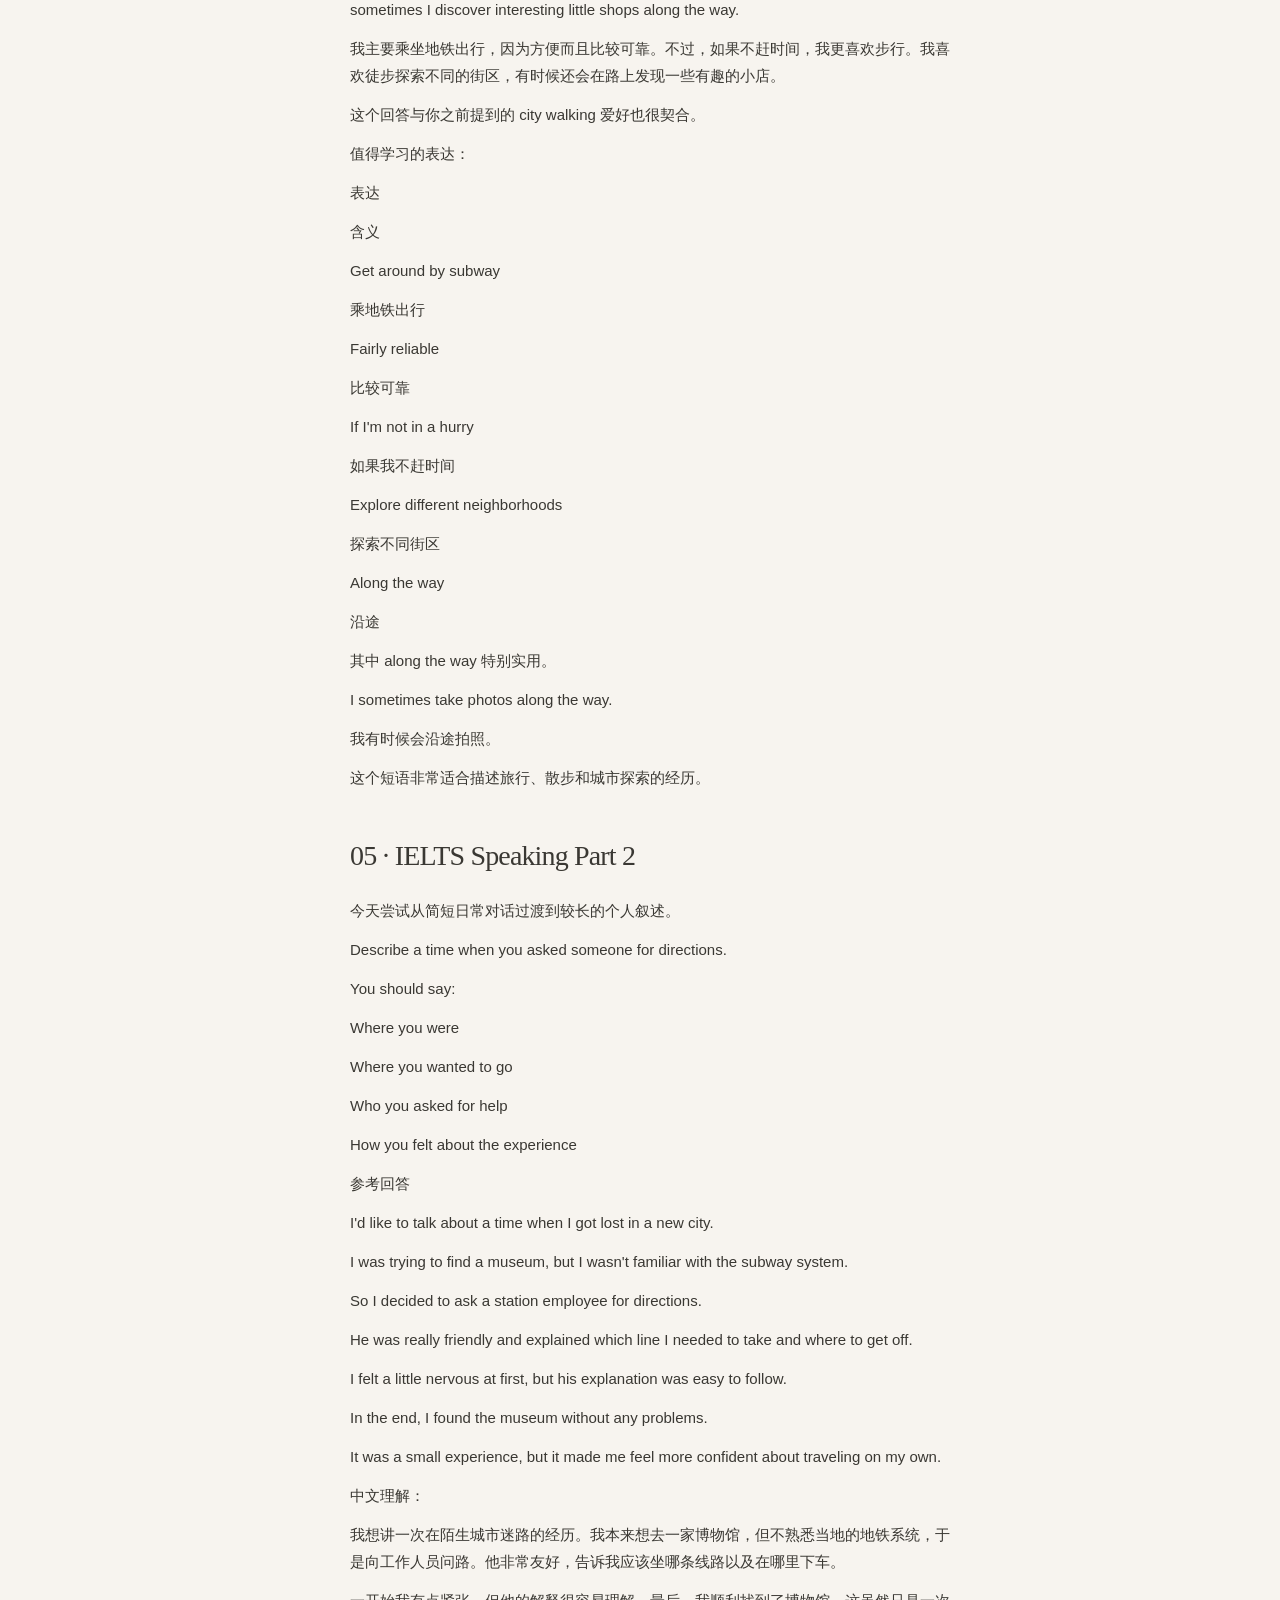
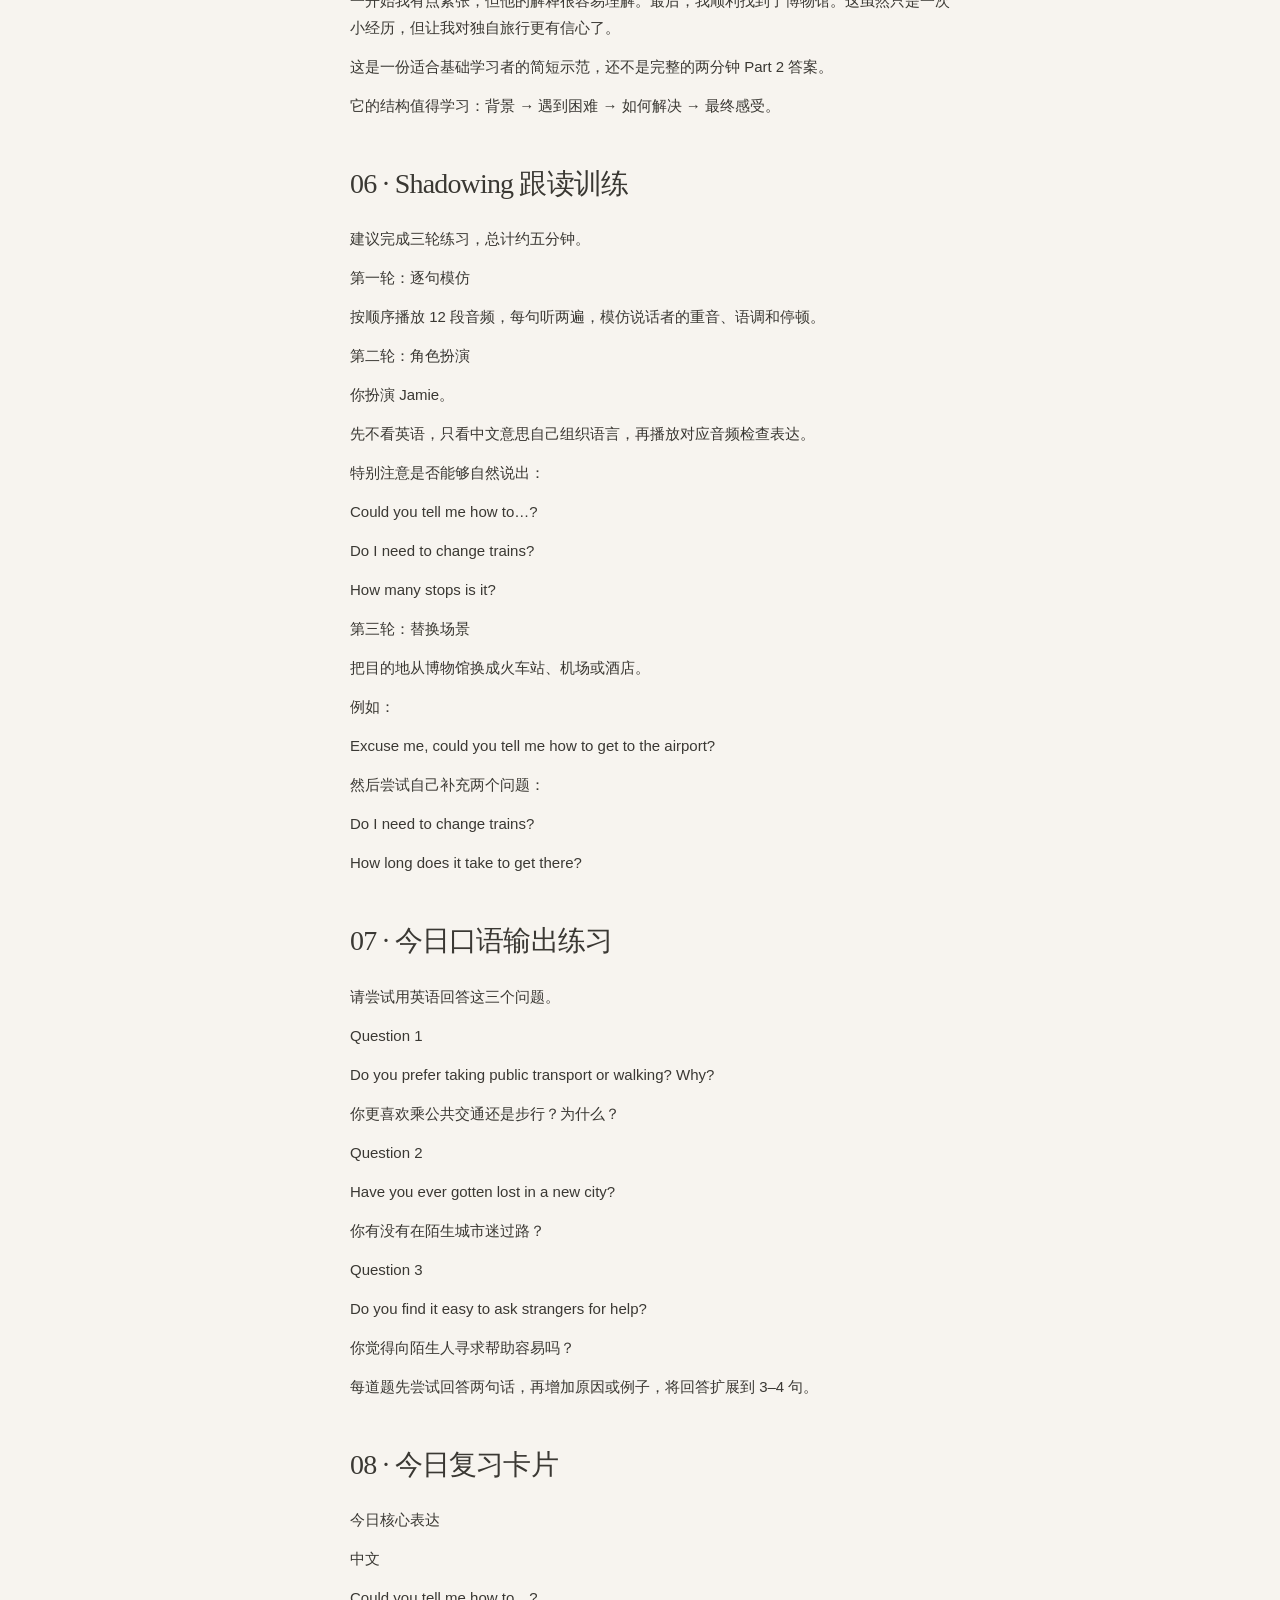
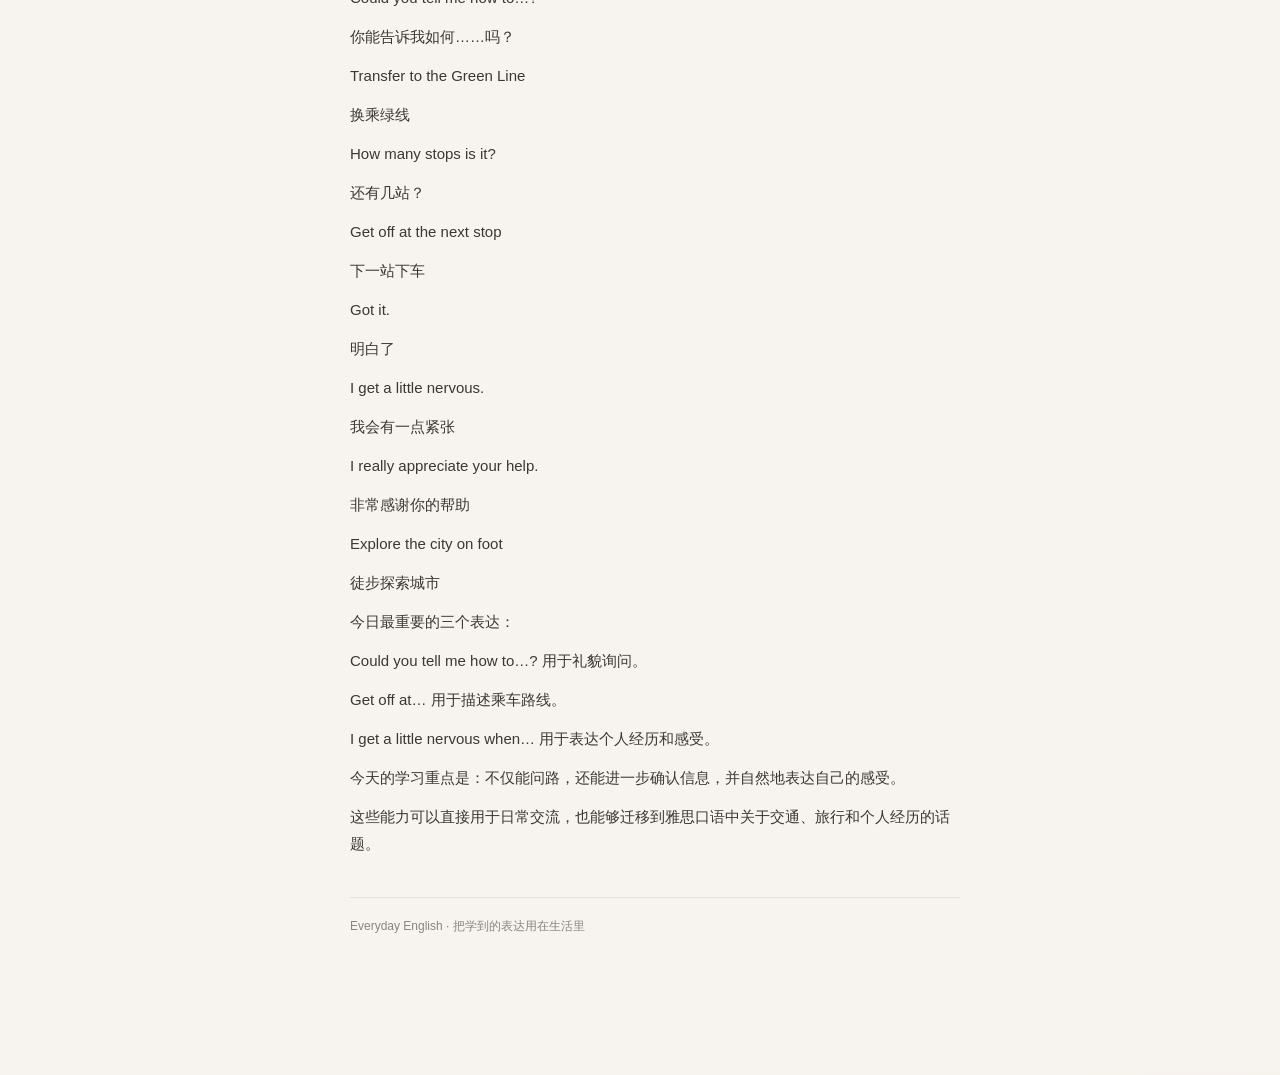
<file: subway.html>
<!doctype html><html lang="zh-CN"><head><meta charset="utf-8"><meta name="viewport" content="width=device-width,initial-scale=1"><title>Asking for Directions · Everyday English</title><link rel="stylesheet" href="site-v5.css"><script defer src="app-v5.js"></script></head><body><header class="header"><a class="brand" href="./">Everyday English <i>学习档案</i></a><nav><a href="./">首页</a><a href="index.html#library">口语课程</a></nav><span class="label">IELTS SPEAKING</span></header>
<nav class="mobile-lessons" aria-label="课程切换"><a href="lesson-coffee.html">在咖啡店点单</a><a href="subway.html" class="active">在地铁站问路</a><a href="cooking.html">报名周末烹饪课</a></nav><div class="container detail"><aside class="side sticky"><a href="./">首页</a><strong>口语课程</strong><a class="" href="lesson-coffee.html">在咖啡店点单</a><a class="active" href="subway.html">在地铁站问路</a><a class="" href="cooking.html">报名周末烹饪课</a></aside><main class="lesson"><div class="articlehead"><div class="crumb"><a href="./">学习首页</a> / 口语练习</div><div class="eyebrow">SPEAKING LESSON · 02</div><h1>Asking for Directions</h1><p class="subtitle">在地铁站问路</p><div class="chips"><span class="chip">A2 → B1</span><span class="chip">15–20 分钟</span><span class="chip">交通 · 城市生活</span></div></div><p class="lead">Jamie 在陌生城市询问地铁工作人员 Alex 如何前往城市博物馆。站名和路线为虚构教学场景。</p><h2 id="dialogue">01 · 场景对话</h2><p class="help" id="audio-status">对话音频由 AI 生成；播放器在对应音频生成后可用。</p><div class="toolbar"><button id="translation" type="button" aria-pressed="false">隐藏中文</button><label for="rate">播放速度</label><select id="rate"><option value="0.8">0.8×</option><option value="1" selected>1×</option><option value="1.2">1.2×</option></select></div>
<section class="full-play" id="full-dialogue" aria-label="完整对话">
  <div class="full-play-copy">
    <p class="full-kicker">FULL DIALOGUE</p>
    <h3>听完整对话</h3>
    <p>12 句连续播放，适合通勤或跟读前先过一遍。</p>
  </div>
  <audio id="full-audio" controls preload="auto" src="audio/subway/dialogue-full.mp3" aria-label="播放完整对话"></audio>
</section>
<article class="line"><div class="speaker">Jamie · 01</div><div><p class="english" lang="en">Excuse me, could you tell me how to get to the City Museum?</p><p class="chinese">不好意思，请问去城市博物馆怎么走？</p><audio controls preload="auto" aria-label="播放第 1 句" src="audio/subway/01.mp3"></audio></div></article><article class="line"><div class="speaker">Alex · 02</div><div><p class="english" lang="en">Sure. Take the Blue Line toward downtown.</p><p class="chinese">当然。乘坐蓝线，往市中心方向。</p><audio controls preload="auto" aria-label="播放第 2 句" src="audio/subway/02.mp3"></audio></div></article><article class="line"><div class="speaker">Jamie · 03</div><div><p class="english" lang="en">Do I need to change trains?</p><p class="chinese">我需要换乘吗？</p><audio controls preload="auto" aria-label="播放第 3 句" src="audio/subway/03.mp3"></audio></div></article><article class="line"><div class="speaker">Alex · 04</div><div><p class="english" lang="en">Yes. Transfer to the Green Line at Central Station.</p><p class="chinese">需要。在中央站换乘绿线。</p><audio controls preload="auto" aria-label="播放第 4 句" src="audio/subway/04.mp3"></audio></div></article><article class="line"><div class="speaker">Jamie · 05</div><div><p class="english" lang="en">Okay. And how many stops is it after that?</p><p class="chinese">好的。然后还要坐几站？</p><audio controls preload="auto" aria-label="播放第 5 句" src="audio/subway/05.mp3"></audio></div></article><article class="line"><div class="speaker">Alex · 06</div><div><p class="english" lang="en">Just two. Get off at Museum Square.</p><p class="chinese">只要两站。在博物馆广场站下车。</p><audio controls preload="auto" aria-label="播放第 6 句" src="audio/subway/06.mp3"></audio></div></article><article class="line"><div class="speaker">Jamie · 07</div><div><p class="english" lang="en">Got it. Is the museum far from the station?</p><p class="chinese">明白了。博物馆离地铁站远吗？</p><audio controls preload="auto" aria-label="播放第 7 句" src="audio/subway/07.mp3"></audio></div></article><article class="line"><div class="speaker">Alex · 08</div><div><p class="english" lang="en">Not at all. It&#x27;s about a five-minute walk from Exit Two.</p><p class="chinese">一点也不远。从二号出口走大概五分钟。</p><audio controls preload="auto" aria-label="播放第 8 句" src="audio/subway/08.mp3"></audio></div></article><article class="line"><div class="speaker">Jamie · 09</div><div><p class="english" lang="en">Great. I always get a little nervous using a new subway system.</p><p class="chinese">太好了。每次使用不熟悉的地铁系统，我都会有点紧张。</p><audio controls preload="auto" aria-label="播放第 9 句" src="audio/subway/09.mp3"></audio></div></article><article class="line"><div class="speaker">Alex · 10</div><div><p class="english" lang="en">No worries. Just follow the signs, and you&#x27;ll be fine.</p><p class="chinese">别担心。跟着指示牌走就没问题。</p><audio controls preload="auto" aria-label="播放第 10 句" src="audio/subway/10.mp3"></audio></div></article><article class="line"><div class="speaker">Jamie · 11</div><div><p class="english" lang="en">Thanks so much. I really appreciate your help.</p><p class="chinese">非常感谢。真的很谢谢你的帮助。</p><audio controls preload="auto" aria-label="播放第 11 句" src="audio/subway/11.mp3"></audio></div></article><article class="line"><div class="speaker">Alex · 12</div><div><p class="english" lang="en">You&#x27;re welcome. Enjoy your visit!</p><p class="chinese">不客气，祝你参观愉快！</p><audio controls preload="auto" aria-label="播放第 12 句" src="audio/subway/12.mp3"></audio></div></article><div class="prose"><section><h2 id="sec-02">02 · Useful Expressions 地道表达</h2><p>今天选择 6 个值得反复练习的表达。</p><h3>① Could you tell me how to…?</h3><p>你能告诉我如何……吗？</p><p>这是礼貌询问信息的常用句型。</p><p>Could you tell me how to get to the nearest subway station?</p><p>你能告诉我最近的地铁站怎么走吗？</p><p>语法重点： Could you tell me + 疑问词 + 主语 + 谓语</p><p>比较：</p><p>直接疑问句：Where is the station?</p><p>间接疑问句：Could you tell me where the station is?</p><p>注意第二句使用陈述语序，不能说 where is the station。</p><h3>② Transfer to…</h3><p>换乘……</p><p>You need to transfer to the Red Line.</p><p>你需要换乘红线。</p><p>相关表达：</p><p>Change trains：换乘列车。</p><p>Transfer at Central Station：在中央站换乘。</p><p>Get off at the next stop：下一站下车。</p><p>这些表达在美国城市交通场景中都很常见。</p><h3>③ How many stops…?</h3><p>还有几站？</p><p>How many stops is it from here?</p><p>从这里过去有几站？</p><p>如果你想问乘车时间：</p><p>How long does it take to get there?</p><p>到那里需要多长时间？</p><p>注意：How many 询问数量，How long 询问时间或长度。</p><h3>④ Got it.</h3><p>明白了。</p><p>这是一个非常自然的口语回应。</p><p>当别人解释完路线，你不必总是回答 I understand。</p><p>可以说：</p><p>Got it. Thanks!</p><p>明白了，谢谢！</p><p>不过，Got it 比较口语化，不适合直接用于正式议论文。</p><h3>⑤ Get a little nervous</h3><p>感到有点紧张。</p><p>I get a little nervous when I speak English with strangers.</p><p>和陌生人说英语时，我会有一点紧张。</p><p>这里的 get + adjective 表示状态变化。</p><p>例如：</p><p>I get tired after work.</p><p>我下班后会感到疲惫。</p><p>I get excited when I travel.</p><p>旅行的时候我会兴奋。</p><p>它和单纯的 I am nervous 有一点区别：get nervous 更突出紧张情绪的产生。</p><h3>⑥ I really appreciate your help.</h3><p>真的非常感谢你的帮助。</p><p>Appreciate 可以表示感激某件事或某个人的帮助。</p><p>I really appreciate your advice.</p><p>真的非常感谢你的建议。</p><p>I appreciate you taking the time to explain it.</p><p>感谢你花时间解释这件事。</p><p>注意不要直接说 I appreciate for your help。</p><p>正确结构是：</p><p>appreciate + 名词 / 动名词</p></section><section><h2 id="sec-03">03 · Pronunciation 美式发音与连读</h2><p>今天重点练习三个语流现象。</p><p>Could you tell me…</p><p>在自然的美式口语中，could you 的 /d/ 和 /j/ 可能融合成 /dʒ/，听起来接近 couldja。</p><p>练习时可以按节奏分组：</p><p>Could you tell me | how to get to | the City Museum?</p><p>重点突出 TELL 和 MUSEUM。</p><p>Get off at…</p><p>这里存在两个相邻的词语连接：</p><p>get off</p><p>off at</p><p>不要把三个词完全断开，而是尝试连贯地读出来。</p><p>美国英语里，get 的 /t/ 在连接后面的元音时，可能出现闪音 /ɾ/。</p><p>I really appreciate your help.</p><p>Appreciate 的美式发音为 /əˈpriːʃiˌeɪt/。</p><p>主要重音在第二个音节 PRE。</p><p>注意不要把这个词读成四个完全独立、等重的音节。先准确发出重音，再提高速度。</p></section><section><h2 id="sec-04">04 · IELTS Speaking Part 1</h2><p>Topic: Public Transport</p><p>Examiner: How do you usually get around your city?</p><p>你平时在城市里如何出行？</p><p>基础回答</p><p>I usually take the subway because it&#x27;s convenient. Sometimes I walk if the place is not too far away.</p><p>我通常坐地铁，因为很方便。如果目的地不太远，我有时候会步行。</p><p>进阶回答</p><p>I mostly get around by subway because it&#x27;s convenient and fairly reliable. However, if I&#x27;m not in a hurry, I prefer walking. I enjoy exploring different neighborhoods on foot, and sometimes I discover interesting little shops along the way.</p><p>我主要乘坐地铁出行，因为方便而且比较可靠。不过，如果不赶时间，我更喜欢步行。我喜欢徒步探索不同的街区，有时候还会在路上发现一些有趣的小店。</p><p>这个回答与你之前提到的 city walking 爱好也很契合。</p><p>值得学习的表达：</p><p>表达</p><p>含义</p><p>Get around by subway</p><p>乘地铁出行</p><p>Fairly reliable</p><p>比较可靠</p><p>If I&#x27;m not in a hurry</p><p>如果我不赶时间</p><p>Explore different neighborhoods</p><p>探索不同街区</p><p>Along the way</p><p>沿途</p><p>其中 along the way 特别实用。</p><p>I sometimes take photos along the way.</p><p>我有时候会沿途拍照。</p><p>这个短语非常适合描述旅行、散步和城市探索的经历。</p></section><section><h2 id="sec-05">05 · IELTS Speaking Part 2</h2><p>今天尝试从简短日常对话过渡到较长的个人叙述。</p><p>Describe a time when you asked someone for directions.</p><p>You should say:</p><p>Where you were</p><p>Where you wanted to go</p><p>Who you asked for help</p><p>How you felt about the experience</p><p>参考回答</p><p>I&#x27;d like to talk about a time when I got lost in a new city.</p><p>I was trying to find a museum, but I wasn&#x27;t familiar with the subway system.</p><p>So I decided to ask a station employee for directions.</p><p>He was really friendly and explained which line I needed to take and where to get off.</p><p>I felt a little nervous at first, but his explanation was easy to follow.</p><p>In the end, I found the museum without any problems.</p><p>It was a small experience, but it made me feel more confident about traveling on my own.</p><p>中文理解：</p><p>我想讲一次在陌生城市迷路的经历。我本来想去一家博物馆，但不熟悉当地的地铁系统，于是向工作人员问路。他非常友好，告诉我应该坐哪条线路以及在哪里下车。</p><p>一开始我有点紧张，但他的解释很容易理解。最后，我顺利找到了博物馆。这虽然只是一次小经历，但让我对独自旅行更有信心了。</p><p>这是一份适合基础学习者的简短示范，还不是完整的两分钟 Part 2 答案。</p><p>它的结构值得学习：背景 → 遇到困难 → 如何解决 → 最终感受。</p></section><section><h2 id="sec-06">06 · Shadowing 跟读训练</h2><p>建议完成三轮练习，总计约五分钟。</p><p>第一轮：逐句模仿</p><p>按顺序播放 12 段音频，每句听两遍，模仿说话者的重音、语调和停顿。</p><p>第二轮：角色扮演</p><p>你扮演 Jamie。</p><p>先不看英语，只看中文意思自己组织语言，再播放对应音频检查表达。</p><p>特别注意是否能够自然说出：</p><p>Could you tell me how to…?</p><p>Do I need to change trains?</p><p>How many stops is it?</p><p>第三轮：替换场景</p><p>把目的地从博物馆换成火车站、机场或酒店。</p><p>例如：</p><p>Excuse me, could you tell me how to get to the airport?</p><p>然后尝试自己补充两个问题：</p><p>Do I need to change trains?</p><p>How long does it take to get there?</p></section><section><h2 id="sec-07">07 · 今日口语输出练习</h2><p>请尝试用英语回答这三个问题。</p><p>Question 1</p><p>Do you prefer taking public transport or walking? Why?</p><p>你更喜欢乘公共交通还是步行？为什么？</p><p>Question 2</p><p>Have you ever gotten lost in a new city?</p><p>你有没有在陌生城市迷过路？</p><p>Question 3</p><p>Do you find it easy to ask strangers for help?</p><p>你觉得向陌生人寻求帮助容易吗？</p><p>每道题先尝试回答两句话，再增加原因或例子，将回答扩展到 3–4 句。</p></section><section><h2 id="sec-08">08 · 今日复习卡片</h2><p>今日核心表达</p><p>中文</p><p>Could you tell me how to…?</p><p>你能告诉我如何……吗？</p><p>Transfer to the Green Line</p><p>换乘绿线</p><p>How many stops is it?</p><p>还有几站？</p><p>Get off at the next stop</p><p>下一站下车</p><p>Got it.</p><p>明白了</p><p>I get a little nervous.</p><p>我会有一点紧张</p><p>I really appreciate your help.</p><p>非常感谢你的帮助</p><p>Explore the city on foot</p><p>徒步探索城市</p><p>今日最重要的三个表达：</p><p>Could you tell me how to…? 用于礼貌询问。</p><p>Get off at… 用于描述乘车路线。</p><p>I get a little nervous when… 用于表达个人经历和感受。</p><p>今天的学习重点是：不仅能问路，还能进一步确认信息，并自然地表达自己的感受。</p><p>这些能力可以直接用于日常交流，也能够迁移到雅思口语中关于交通、旅行和个人经历的话题。</p></section></div><footer class="foot">Everyday English · 把学到的表达用在生活里</footer></main><aside class="toc sticky"><strong>本页内容</strong><a href="#dialogue">01 · 场景对话</a><a href="#sec-02">02 · Useful Expressions 地道表达</a><a href="#sec-03">03 · Pronunciation 美式发音与连读</a><a href="#sec-04">04 · IELTS Speaking Part 1</a><a href="#sec-05">05 · IELTS Speaking Part 2</a><a href="#sec-06">06 · Shadowing 跟读训练</a><a href="#sec-07">07 · 今日口语输出练习</a><a href="#sec-08">08 · 今日复习卡片</a></aside></div></body></html>
</file>
<file: plum/css/book.css>
/* Is This a Plum? — question sheet with hole turns (rotateY) over answer art */
:root {
  --paper: #f7f4ee;
  --paper-back: #e8e2d6;
  --ink: #1a1a1a;
  --muted: #5a554c;
  --stage-bg: #2c2926;
  --font-display: "Palatino Linotype", Palatino, "Book Antiqua", Georgia, serif;
  --font-ui: system-ui, -apple-system, "Segoe UI", sans-serif;
  --turn-ms: 700ms;
}

*, *::before, *::after { box-sizing: border-box; }

html, body {
  margin: 0;
  height: 100%;
  background: var(--stage-bg);
  color: var(--ink);
  font-family: var(--font-ui);
  overflow: hidden;
  -webkit-tap-highlight-color: transparent;
  user-select: none;
}

body {
  display: flex;
  flex-direction: column;
  align-items: center;
  justify-content: center;
  gap: 14px;
  padding: 12px 16px 20px;
}

.chrome {
  width: min(96vw, 1100px);
  display: flex;
  align-items: center;
  justify-content: space-between;
  gap: 12px;
  color: #d9d2c6;
  font-size: 13px;
}
.chrome .progress { font-variant-numeric: tabular-nums; opacity: 0.85; }
.chrome .hint-keys { opacity: 0.55; font-size: 12px; }

.book-shell {
  position: relative;
  width: min(96vw, 1100px);
  aspect-ratio: 16 / 10;
  max-height: min(78vh, 720px);
  filter: drop-shadow(0 18px 40px rgba(0,0,0,0.45));
  perspective: 2200px;
  perspective-origin: 50% 50%;
}

/* One pair = answer sheet under + question sheet on top with hole */
.spread {
  position: absolute;
  inset: 0;
  border-radius: 10px;
  overflow: visible;
  background: transparent;
  opacity: 0;
  visibility: hidden;
  pointer-events: none;
  transform: scale(0.985);
  transition: opacity 0.3s ease, transform 0.3s ease, visibility 0.3s;
  transform-style: preserve-3d;
}
.spread.active {
  opacity: 1;
  visibility: visible;
  pointer-events: auto;
  transform: scale(1);
  z-index: 2;
}

.answer-sheet,
.question-sheet {
  position: absolute;
  inset: 0;
  border-radius: 10px;
  overflow: hidden;
}

.answer-sheet {
  z-index: 1;
  background: #fff;
}

.question-sheet {
  z-index: 3;
  transform-origin: left center;
  transform-style: preserve-3d;
  transition: transform var(--turn-ms) cubic-bezier(0.4, 0.05, 0.2, 1);
  backface-visibility: hidden;
  -webkit-backface-visibility: hidden;
}

/* Paper back visible while turning */
.question-sheet::after {
  content: "";
  position: absolute;
  inset: 0;
  background: linear-gradient(90deg, #d9d2c4 0%, var(--paper-back) 12%, #efe9dc 100%);
  transform: rotateY(180deg);
  backface-visibility: hidden;
  -webkit-backface-visibility: hidden;
  border-radius: 10px;
  box-shadow: inset 8px 0 18px rgba(0,0,0,0.12);
}

.spread.is-turned .question-sheet {
  transform: rotateY(-112deg);
  pointer-events: none;
}

.art-layer {
  position: absolute;
  inset: 0;
  z-index: 1;
  background: #fff;
}
.art-layer img {
  width: 100%;
  height: 100%;
  object-fit: cover;
  object-position: center;
  display: block;
}

/* Die-cut paper: evenodd fill = opaque paper, hole is transparent → answer shows through */
.diecut {
  position: absolute;
  inset: 0;
  width: 100%;
  height: 100%;
  display: block;
  z-index: 2;
  pointer-events: none;
}

.q-caption,
.a-caption {
  position: absolute;
  left: 0; right: 0;
  bottom: 5%;
  z-index: 4;
  display: block;
  text-align: center;
  padding: 0 6%;
  pointer-events: none;
  margin: 0;
}

.q-text, .punchline {
  margin: 0;
  font-family: var(--font-display);
  font-size: clamp(22px, 3.4vw, 40px);
  text-align: center;
  font-weight: 700;
  color: #14120f;
  text-shadow: 0 1px 0 rgba(255,255,255,0.85), 0 0 12px rgba(247,244,238,0.9);
}
.noun { letter-spacing: 0.04em; }

.punchline {
  opacity: 0;
  transform: translateY(10px);
  transition: opacity 0.35s ease var(--turn-ms), transform 0.35s ease var(--turn-ms);
}
.spread.is-turned .punchline {
  opacity: 1;
  transform: translateY(0);
}
.spread.is-turned .q-caption {
  opacity: 0;
  transition: opacity 0.25s ease;
}

.cover-titles {
  position: absolute;
  left: 0; right: 0; bottom: 8%;
  text-align: center;
  z-index: 5;
  pointer-events: none;
}
.cover-titles h1 {
  margin: 0 0 6px;
  font-family: var(--font-display);
  font-size: clamp(28px, 4.5vw, 52px);
}
.cover-titles .credit {
  margin: 0 auto;
  font-size: 12px;
  color: var(--muted);
  max-width: 70%;
}
.spread.is-turned .cover-titles { opacity: 0; transition: opacity 0.25s ease; }

.tap-zone {
  position: absolute;
  inset: 0;
  z-index: 6;
  border: 0;
  background: transparent;
  cursor: pointer;
  padding: 0;
}

.controls {
  width: min(96vw, 1100px);
  display: flex;
  gap: 10px;
  justify-content: center;
}
.controls button {
  appearance: none;
  border: 0;
  border-radius: 999px;
  padding: 10px 18px;
  background: #4a4540;
  color: #f3eee6;
  font-size: 14px;
  cursor: pointer;
}
.controls button:disabled { opacity: 0.35; cursor: default; }
.controls #btn-action { background: #6b4c9a; }

.book-shell.no-anim .spread,
.book-shell.no-anim .question-sheet,
.book-shell.no-anim .punchline { transition: none !important; }

@media (orientation: portrait) {
  .book-shell {
    width: min(94vw, 720px);
    aspect-ratio: 4 / 5;
    max-height: min(70vh, 820px);
  }
}

@media (prefers-reduced-motion: reduce) {
  .question-sheet { transition-duration: 0.01ms; }
  .punchline { transition-delay: 0s; }
}
</file>
<file: site-v5.css>
:root {
  --bg: #f7f4ef;
  --surface: #fffcf8;
  --ink: #141413;
  --muted: #5e5a54;
  --line: rgba(20, 20, 19, 0.08);
  --accent: #0d9373;
  --accent-ink: #085c48;
  --accent-soft: #e4f4ef;
  --warm: #d97757;
  --radius-sm: 12px;
  --radius-md: 18px;
  --radius-lg: 24px;
  --shadow: 0 1px 0 rgba(20,20,19,0.04), 0 10px 30px rgba(20,20,19,0.06);
  --shadow-tight: 0 1px 0 rgba(20,20,19,0.05), 0 4px 14px rgba(20,20,19,0.05);
  --pad: 20px;
  --safe-bottom: env(safe-area-inset-bottom, 0px);
  font-family: "Segoe UI", "PingFang SC", "Noto Sans SC", -apple-system, BlinkMacSystemFont, sans-serif;
  color: var(--ink);
  background: var(--bg);
  font-size: 16px;
  -webkit-text-size-adjust: 100%;
  text-rendering: optimizeLegibility;
}
* { box-sizing: border-box; }
html { scroll-behavior: smooth; }
@media (prefers-reduced-motion: reduce) {
  html { scroll-behavior: auto; }
  *, *::before, *::after {
    animation: none !important;
    transition-duration: 0.01ms !important;
  }
}
body {
  margin: 0;
  background:
    radial-gradient(1200px 480px at 10% -10%, rgba(13,147,115,0.08), transparent 55%),
    radial-gradient(900px 420px at 100% 0%, rgba(217,119,87,0.08), transparent 50%),
    var(--bg);
  padding-bottom: calc(24px + var(--safe-bottom));
  min-height: 100vh;
}
a { color: inherit; text-decoration: none; }
a:hover { text-decoration: underline; text-underline-offset: 3px; }
button, select, input { font: inherit; }
button, select { cursor: pointer; }
button:focus-visible, a:focus-visible, select:focus-visible, input:focus-visible {
  outline: 2px solid var(--accent);
  outline-offset: 3px;
}

.header {
  min-height: 58px;
  display: flex;
  align-items: center;
  gap: 16px;
  padding: 12px var(--pad);
  padding-top: calc(12px + env(safe-area-inset-top, 0px));
  border-bottom: 1px solid var(--line);
  position: sticky;
  top: 0;
  background: color-mix(in oklab, var(--surface) 86%, transparent);
  backdrop-filter: blur(16px) saturate(1.2);
  z-index: 30;
}
.brand {
  font-size: 16px;
  font-weight: 650;
  letter-spacing: -0.03em;
}
.brand i {
  font-style: normal;
  font-weight: 400;
  color: #8a857d;
  margin-left: 6px;
}
.header nav { display: none; gap: 18px; color: var(--muted); font-size: 13px; }
.header .label {
  margin-left: auto;
  font-size: 10px;
  letter-spacing: 0.14em;
  color: #8d887f;
  text-transform: uppercase;
  font-weight: 650;
}

.mobile-lessons {
  display: flex;
  gap: 8px;
  overflow-x: auto;
  -webkit-overflow-scrolling: touch;
  padding: 12px var(--pad);
  border-bottom: 1px solid var(--line);
  background: color-mix(in oklab, var(--surface) 92%, transparent);
  scrollbar-width: none;
}
.mobile-lessons::-webkit-scrollbar { display: none; }
.mobile-lessons a {
  flex: 0 0 auto;
  min-height: 38px;
  display: inline-flex;
  align-items: center;
  padding: 8px 14px;
  border-radius: 999px;
  background: var(--surface);
  color: var(--muted);
  font-size: 13px;
  font-weight: 550;
  text-decoration: none;
  box-shadow: var(--shadow-tight);
  transition-property: transform, background-color, color, box-shadow;
  transition-duration: 160ms;
  transition-timing-function: cubic-bezier(0.2, 0, 0, 1);
}
.mobile-lessons a:active { transform: scale(0.96); }
.mobile-lessons a.active {
  background: var(--ink);
  color: #fffaf4;
  box-shadow: none;
}

.container { max-width: 1120px; margin: 0 auto; padding: 0 var(--pad); }

.home-hero { text-align: left; padding: 40px 0 18px; max-width: 42rem; }
.eyebrow {
  font-size: 11px;
  letter-spacing: 0.14em;
  text-transform: uppercase;
  font-weight: 650;
  color: var(--accent-ink);
}
.home-hero h1 {
  font-family: Georgia, "Times New Roman", "Songti SC", serif;
  font-size: clamp(34px, 9vw, 52px);
  line-height: 1.08;
  letter-spacing: -0.04em;
  font-weight: 500;
  margin: 14px 0 12px;
}
.home-hero p {
  color: var(--muted);
  line-height: 1.7;
  margin: 0 0 22px;
  font-size: 16px;
}

.search { position: relative; max-width: 560px; }
.search input {
  width: 100%;
  min-height: 50px;
  border: 0;
  border-radius: 999px;
  padding: 0 20px 0 48px;
  font-size: 15px;
  background: var(--surface);
  box-shadow: var(--shadow);
  color: var(--ink);
}
.search:before {
  content: '⌕';
  position: absolute;
  left: 18px;
  top: 50%;
  transform: translateY(-54%);
  font-size: 20px;
  color: #8a857d;
  pointer-events: none;
}

.featured h2, .library h2 {
  font-size: 15px;
  letter-spacing: 0.08em;
  text-transform: uppercase;
  color: var(--muted);
  font-weight: 650;
  margin: 34px 0 14px;
}
.features { display: grid; grid-template-columns: 1fr; gap: 14px; }
.feature {
  display: block;
  background: var(--surface);
  border-radius: var(--radius-lg);
  padding: 14px;
  box-shadow: var(--shadow);
  transition-property: transform, box-shadow;
  transition-duration: 160ms;
  transition-timing-function: cubic-bezier(0.2, 0, 0, 1);
}
.feature:hover { text-decoration: none; }
.feature:active { transform: scale(0.96); }
.art {
  height: 120px;
  border-radius: calc(var(--radius-lg) - 8px);
  display: flex;
  justify-content: center;
  align-items: center;
  position: relative;
  overflow: hidden;
  outline: 1px solid oklch(0 0 0 / 0.1);
  outline-offset: -1px;
}
.art-1 { background: linear-gradient(145deg, #e7f1ec, #d7e8e0); color: #3f6b5a; }
.art-2 { background: linear-gradient(145deg, #ebe7f2, #ddd7ea); color: #5a4f73; }
.art-3 { background: linear-gradient(145deg, #f4e6df, #edd8ce); color: #8a5a45; }
.art strong {
  font-family: Georgia, serif;
  font-size: 58px;
  line-height: 1;
  font-weight: 400;
  opacity: 0.8;
}
.art span {
  position: absolute;
  bottom: 12px;
  right: 14px;
  font-size: 10px;
  letter-spacing: 0.12em;
  font-weight: 650;
}
.feature small { display: block; color: #7a756d; margin-top: 14px; font-size: 12px; }
.feature h3 {
  font-size: 18px;
  font-weight: 650;
  line-height: 1.3;
  margin: 4px 0;
  letter-spacing: -0.025em;
}
.feature p { font-size: 14px; color: var(--muted); margin: 0; }

.library { padding: 10px 0 48px; }
.list-top { display: flex; align-items: center; justify-content: space-between; margin-bottom: 8px; }
.list-top h2 { margin: 0; }
.muted { color: var(--muted); font-size: 13px; }
.item {
  display: grid;
  grid-template-columns: minmax(0, 1fr) auto;
  gap: 12px;
  padding: 16px 16px;
  margin: 0 0 10px;
  align-items: center;
  background: var(--surface);
  border-radius: var(--radius-md);
  box-shadow: var(--shadow-tight);
  transition-property: transform, box-shadow;
  transition-duration: 160ms;
  transition-timing-function: cubic-bezier(0.2, 0, 0, 1);
}
.item[hidden] { display: none; }
.item:active { transform: scale(0.96); }
.item-title { font-weight: 650; letter-spacing: -0.02em; }
.item-sub { display: block; margin-top: 4px; color: #7a756d; font-size: 13px; }
.item-tag { display: none; }
.item-num { color: #8a857d; font-size: 12px; font-weight: 650; }

.detail { display: block; padding: 28px var(--pad) 80px; }
.detail > .side { display: none; }
.sticky { position: sticky; top: 96px; align-self: start; }
.side { font-size: 13px; color: #636963; }
.side strong { color: var(--ink); display: block; margin: 22px 0 12px; }
.side a { display: block; padding: 10px 12px; border-radius: 12px; min-height: 42px; }
.side a.active { background: var(--ink); color: #fffaf4; font-weight: 650; }

.articlehead { text-align: left; padding: 8px 0 20px; }
.crumb { color: #7a756d; font-size: 12px; margin-bottom: 18px; }
.crumb a { text-decoration: underline; text-underline-offset: 3px; }
.articlehead .eyebrow { margin-bottom: 8px; display: inline-block; }
.articlehead h1 {
  font-family: Georgia, "Times New Roman", "Songti SC", serif;
  font-size: clamp(30px, 8vw, 46px);
  line-height: 1.08;
  letter-spacing: -0.04em;
  font-weight: 500;
  margin: 8px 0 8px;
}
.subtitle { font-size: 16px; color: var(--muted); margin: 0 0 14px; }
.chips { display: flex; gap: 8px; flex-wrap: wrap; }
.chip {
  font-size: 12px;
  border-radius: 999px;
  padding: 7px 12px;
  color: var(--muted);
  background: var(--surface);
  box-shadow: var(--shadow-tight);
}
.lead { line-height: 1.75; color: #4f4b45; font-size: 15px; margin: 16px 0 0; max-width: 40rem; }

.lesson h2, .prose h2 {
  font-family: Georgia, "Times New Roman", "Songti SC", serif;
  font-size: clamp(22px, 5vw, 28px);
  letter-spacing: -0.03em;
  font-weight: 500;
  margin: 40px 0 16px;
  scroll-margin-top: 120px;
}

.toolbar {
  display: flex;
  align-items: center;
  gap: 10px;
  flex-wrap: wrap;
  padding: 12px;
  margin: 10px 0 12px;
  background: var(--surface);
  border-radius: var(--radius-md);
  box-shadow: var(--shadow-tight);
}
.toolbar button, .toolbar select {
  min-height: 44px;
  border: 0;
  background: #f1ece4;
  border-radius: 999px;
  padding: 8px 14px;
  color: var(--ink);
  transition-property: transform, background-color;
  transition-duration: 140ms;
  transition-timing-function: cubic-bezier(0.2, 0, 0, 1);
}
.toolbar button:active, .toolbar select:active { transform: scale(0.96); }
.toolbar button:hover, .toolbar select:hover { background: #e8e2d8; }
.toolbar label { font-size: 13px; color: var(--muted); }

.full-play {
  display: grid;
  gap: 14px;
  padding: 16px;
  margin: 0 0 16px;
  background: linear-gradient(180deg, #171614, #24211c);
  color: #f7f2ea;
  border-radius: var(--radius-lg);
  box-shadow: var(--shadow);
}
.full-kicker {
  margin: 0 0 6px;
  font-size: 10px;
  letter-spacing: 0.14em;
  text-transform: uppercase;
  color: #b9b0a3;
  font-weight: 650;
}
.full-play h3 {
  margin: 0 0 6px;
  font-family: Georgia, serif;
  font-weight: 500;
  font-size: 22px;
  letter-spacing: -0.03em;
}
.full-play-copy p:last-child {
  margin: 0;
  color: #cfc6b8;
  font-size: 13px;
  line-height: 1.55;
}
.full-play audio { width: 100%; height: 42px; }

.line {
  display: grid;
  grid-template-columns: 56px minmax(0, 1fr);
  gap: 12px;
  padding: 16px;
  margin: 0 0 10px;
  background: var(--surface);
  border-radius: var(--radius-md);
  box-shadow: var(--shadow-tight);
}
.speaker { color: #8a857d; font-size: 12px; font-weight: 650; padding-top: 3px; }
.english { font-size: 16px; font-weight: 550; line-height: 1.55; margin: 0 0 4px; letter-spacing: -0.01em; }
.chinese { font-size: 14px; color: #6f6a63; line-height: 1.65; margin: 0; }
.hidden-zh .chinese { display: none; }
audio { width: 100%; max-width: 100%; height: 40px; margin-top: 12px; }

.help { font-size: 13px; color: var(--muted); line-height: 1.65; }
#audio-status {
  margin: 0 0 12px;
  padding: 12px 14px;
  border-radius: 14px;
  background: var(--accent-soft);
  color: var(--accent-ink);
  box-shadow: inset 0 0 0 1px color-mix(in oklab, var(--accent) 18%, transparent);
}

.prose { line-height: 1.8; color: #3a3833; max-width: 42rem; }
.prose h3 {
  font-size: 17px;
  line-height: 1.4;
  margin: 28px 0 10px;
  letter-spacing: -0.02em;
}
.prose p { margin: 0 0 12px; }
.prose blockquote {
  margin: 14px 0;
  padding: 14px 16px;
  border-left: 0;
  border-radius: 14px;
  background: #efeae2;
  color: #3f3b35;
}
.prose table { display: block; max-width: 100%; overflow: auto; border-collapse: collapse; }
.prose td, .prose th {
  text-align: left;
  border-bottom: 1px solid var(--line);
  padding: 9px 12px;
  white-space: normal;
}
.prose pre { font: inherit; line-height: 1.95; white-space: pre-wrap; overflow-wrap: anywhere; }

.toc { display: none; }
.foot {
  border-top: 1px solid var(--line);
  padding: 20px 0 calc(20px + var(--safe-bottom));
  color: #8a857d;
  font-size: 12px;
  margin-top: 40px;
}

@media (min-width: 760px) {
  :root { --pad: 28px; font-size: 15px; }
  .header { min-height: 64px; }
  .header nav { display: flex; }
  .mobile-lessons { display: none; }
  .home-hero { padding: 64px 0 28px; }
  .features { grid-template-columns: repeat(3, minmax(0, 1fr)); gap: 18px; }
  .art { height: 148px; }
  .art strong { font-size: 68px; }
  .item {
    grid-template-columns: minmax(0, 1fr) 180px 70px;
    gap: 18px;
    padding: 18px 18px;
  }
  .item-tag { display: block; color: #8a857d; font-size: 12px; }
  .item-num { text-align: right; }
  .detail {
    display: grid;
    grid-template-columns: 200px minmax(0, 720px);
    gap: 42px;
    padding: 42px var(--pad) 96px;
  }
  .detail > .side { display: block; }
  .articlehead { padding-bottom: 28px; }
  .full-play {
    grid-template-columns: minmax(0, 1fr) minmax(240px, 320px);
    align-items: center;
    padding: 20px 22px;
  }
  audio { width: min(100%, 380px); }
  .toc {
    display: none;
  }
}

@media (min-width: 1100px) {
  .detail {
    grid-template-columns: 200px minmax(0, 720px) 170px;
  }
  .toc {
    display: block;
    border-left: 1px solid var(--line);
    padding-left: 16px;
  }
  .toc strong { font-size: 11px; letter-spacing: 0.08em; text-transform: uppercase; color: #8a857d; }
  .toc a { display: block; color: #7a756d; font-size: 12px; line-height: 1.45; margin: 10px 0; }
  .toc a:hover { color: var(--accent-ink); }
}

/* Enhanced players keep the original audio elements for playback. */
audio[hidden] { display: none; }
.lesson, .line > div, .full-play > * { min-width: 0; }
.audio-player {
  display: grid;
  grid-template-columns: auto minmax(0, 1fr) auto;
  align-items: center;
  gap: 12px;
  margin-top: 14px;
  padding: 10px 12px;
  border-radius: 18px;
  background: #f1ece4;
  color: var(--ink);
}
.audio-toggle {
  display: inline-flex;
  align-items: center;
  justify-content: center;
  gap: 7px;
  min-width: 44px;
  min-height: 44px;
  padding: 8px 12px;
  border: 0;
  border-radius: 999px;
  background: var(--surface);
  color: inherit;
  font-size: 13px;
  box-shadow: var(--shadow-tight);
}
.audio-icon { width: 14px; font-size: 12px; }
.audio-time { font-size: 11px; font-variant-numeric: tabular-nums; white-space: nowrap; }
.audio-seek {
  appearance: none;
  width: 100%;
  min-width: 0;
  height: 44px;
  margin: 0;
  background: transparent;
  cursor: pointer;
  --progress: 0%;
}
.audio-seek::-webkit-slider-runnable-track {
  height: 4px;
  border-radius: 99px;
  background: linear-gradient(to right, var(--accent-ink) var(--progress), #d5cfc5 var(--progress));
}
.audio-seek::-moz-range-track { height: 4px; border-radius: 99px; background: #d5cfc5; }
.audio-seek::-moz-range-progress { height: 4px; background: var(--accent-ink); }
.audio-seek::-webkit-slider-thumb {
  appearance: none;
  width: 14px;
  height: 14px;
  margin-top: -5px;
  border-radius: 50%;
  background: var(--accent-ink);
}
.audio-seek::-moz-range-thumb { width: 14px; height: 14px; border: 0; border-radius: 50%; background: var(--accent-ink); }
.audio-feedback { grid-column: 1 / -1; margin: 0; font-size: 12px; }
.full-play .audio-player { margin: 0; background: #f1ece4; }
@media (max-width: 759px) {
  .header, .mobile-lessons, .container {
    padding-left: max(var(--pad), env(safe-area-inset-left, 0px));
    padding-right: max(var(--pad), env(safe-area-inset-right, 0px));
  }
  .header { flex-wrap: wrap; gap: 6px 12px; }
  .brand { line-height: 1.5; }
  .header .label { font-size: 9px; }
  .articlehead { padding: 4px 0 0; }
  .articlehead h1 { line-height: 1.14; margin: 12px 0; overflow-wrap: break-word; }
  .subtitle { margin-bottom: 18px; }
  .lead { margin-top: 24px; }
  .lesson h2, .prose h2 { line-height: 1.35; margin: 32px 0 18px; }
  .full-play { padding: 20px; gap: 18px; }
  .line { grid-template-columns: minmax(0, 1fr); gap: 8px; padding: 20px; margin-bottom: 14px; }
  .audio-player { gap: 8px; padding: 8px; }
  .audio-time { font-size: 10px; }
  .toolbar { gap: 8px; }
}
</file>
